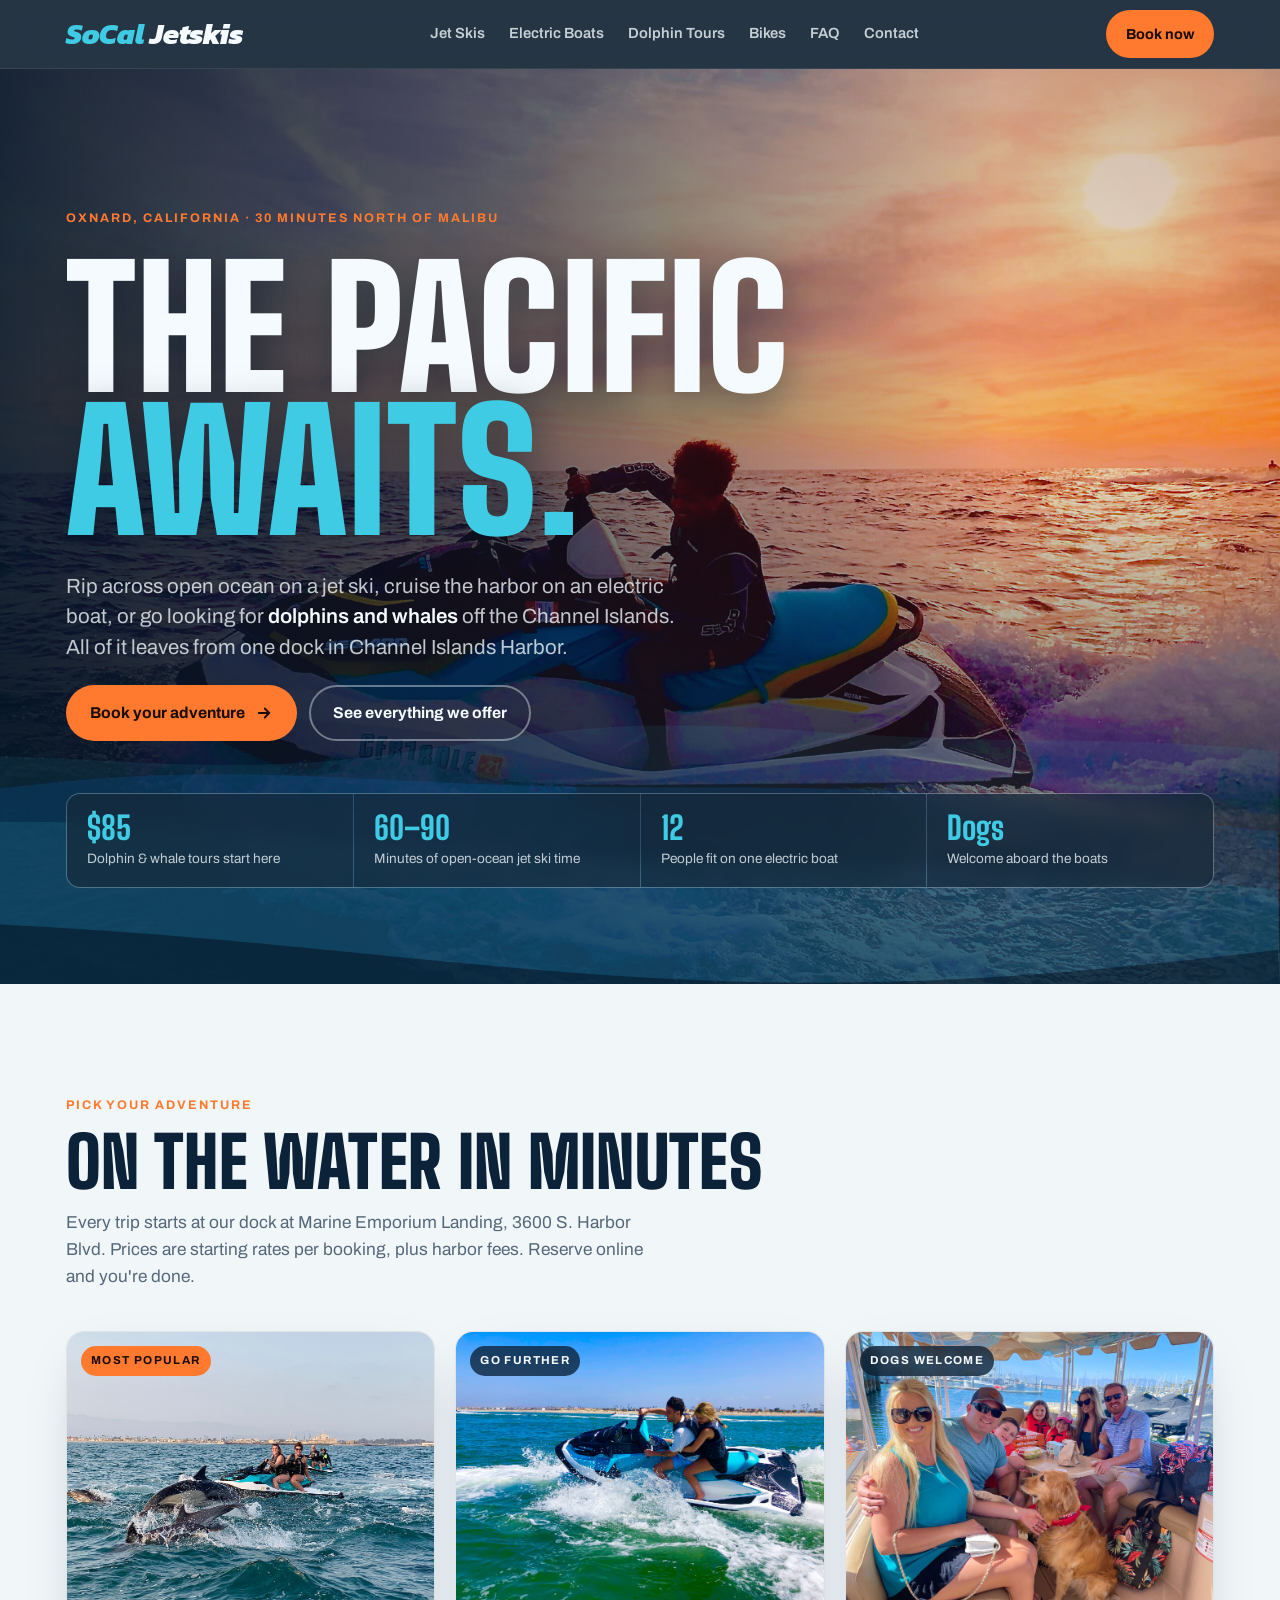
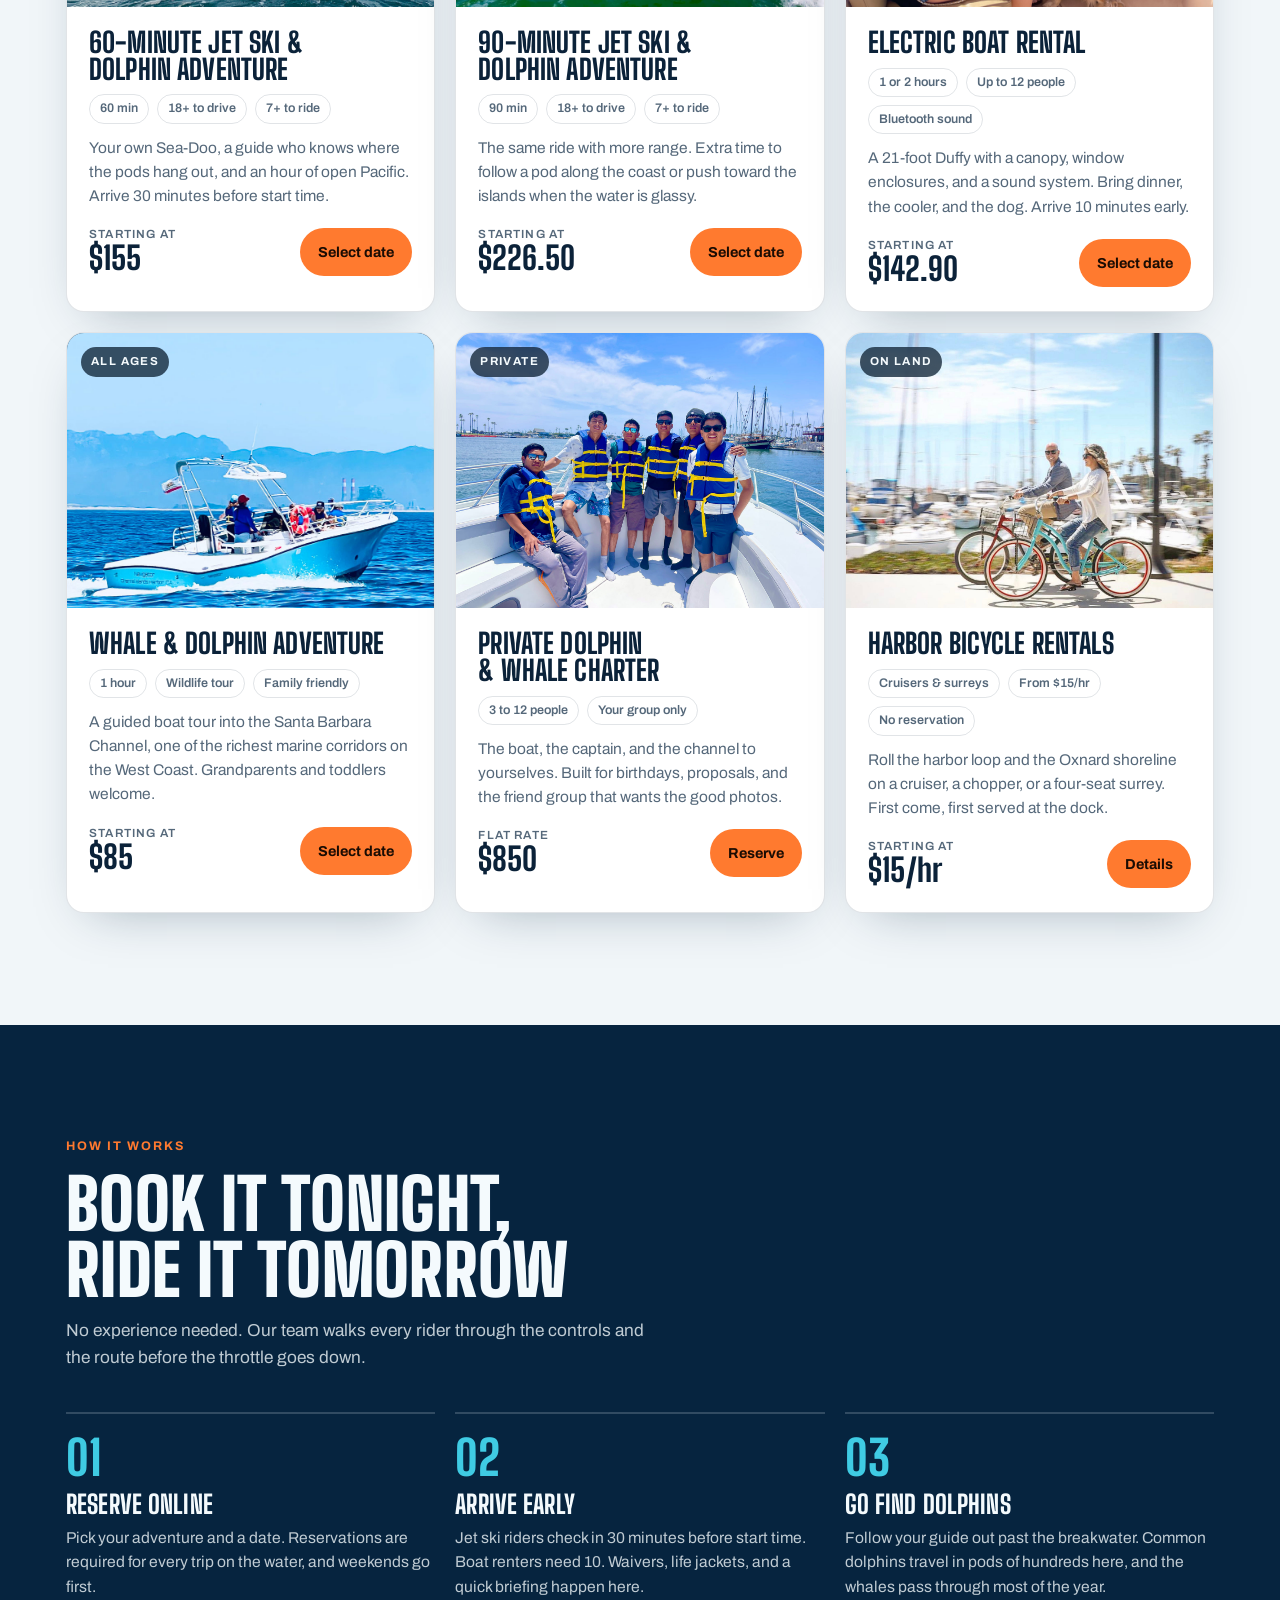
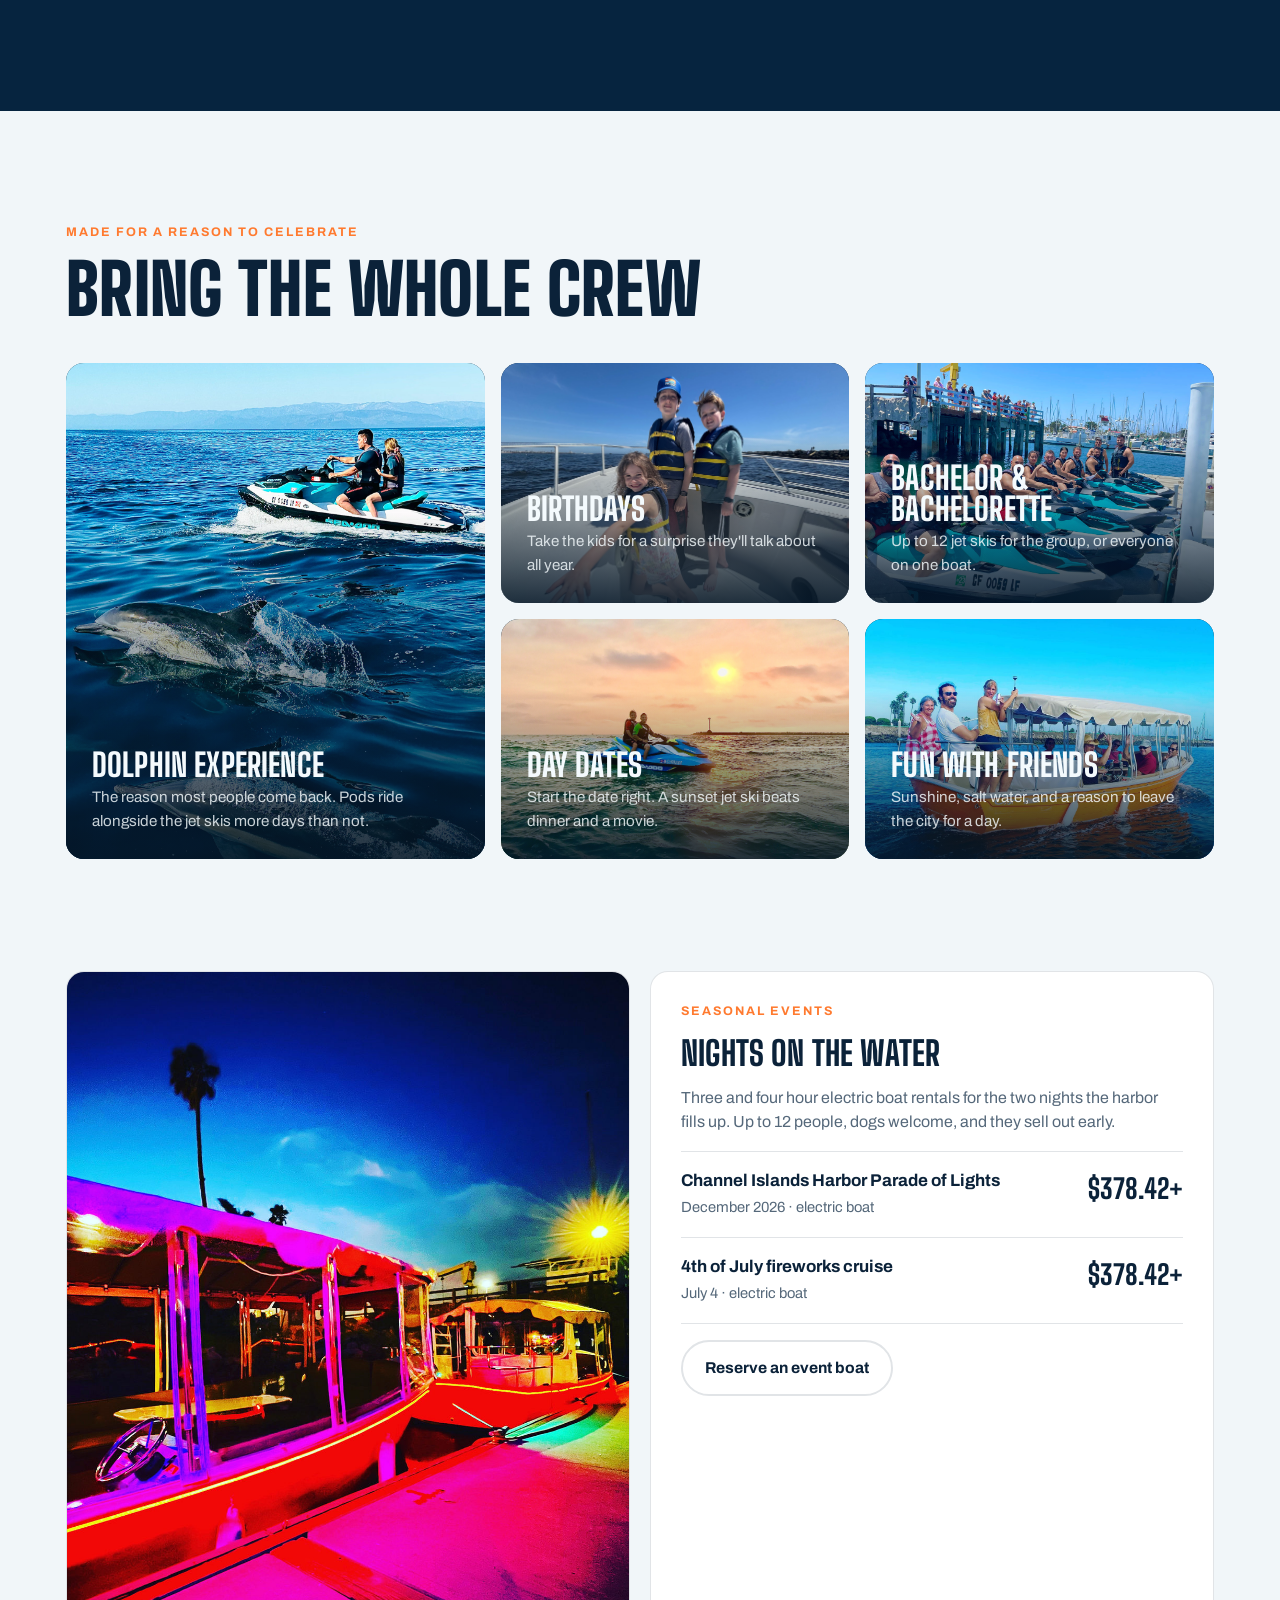
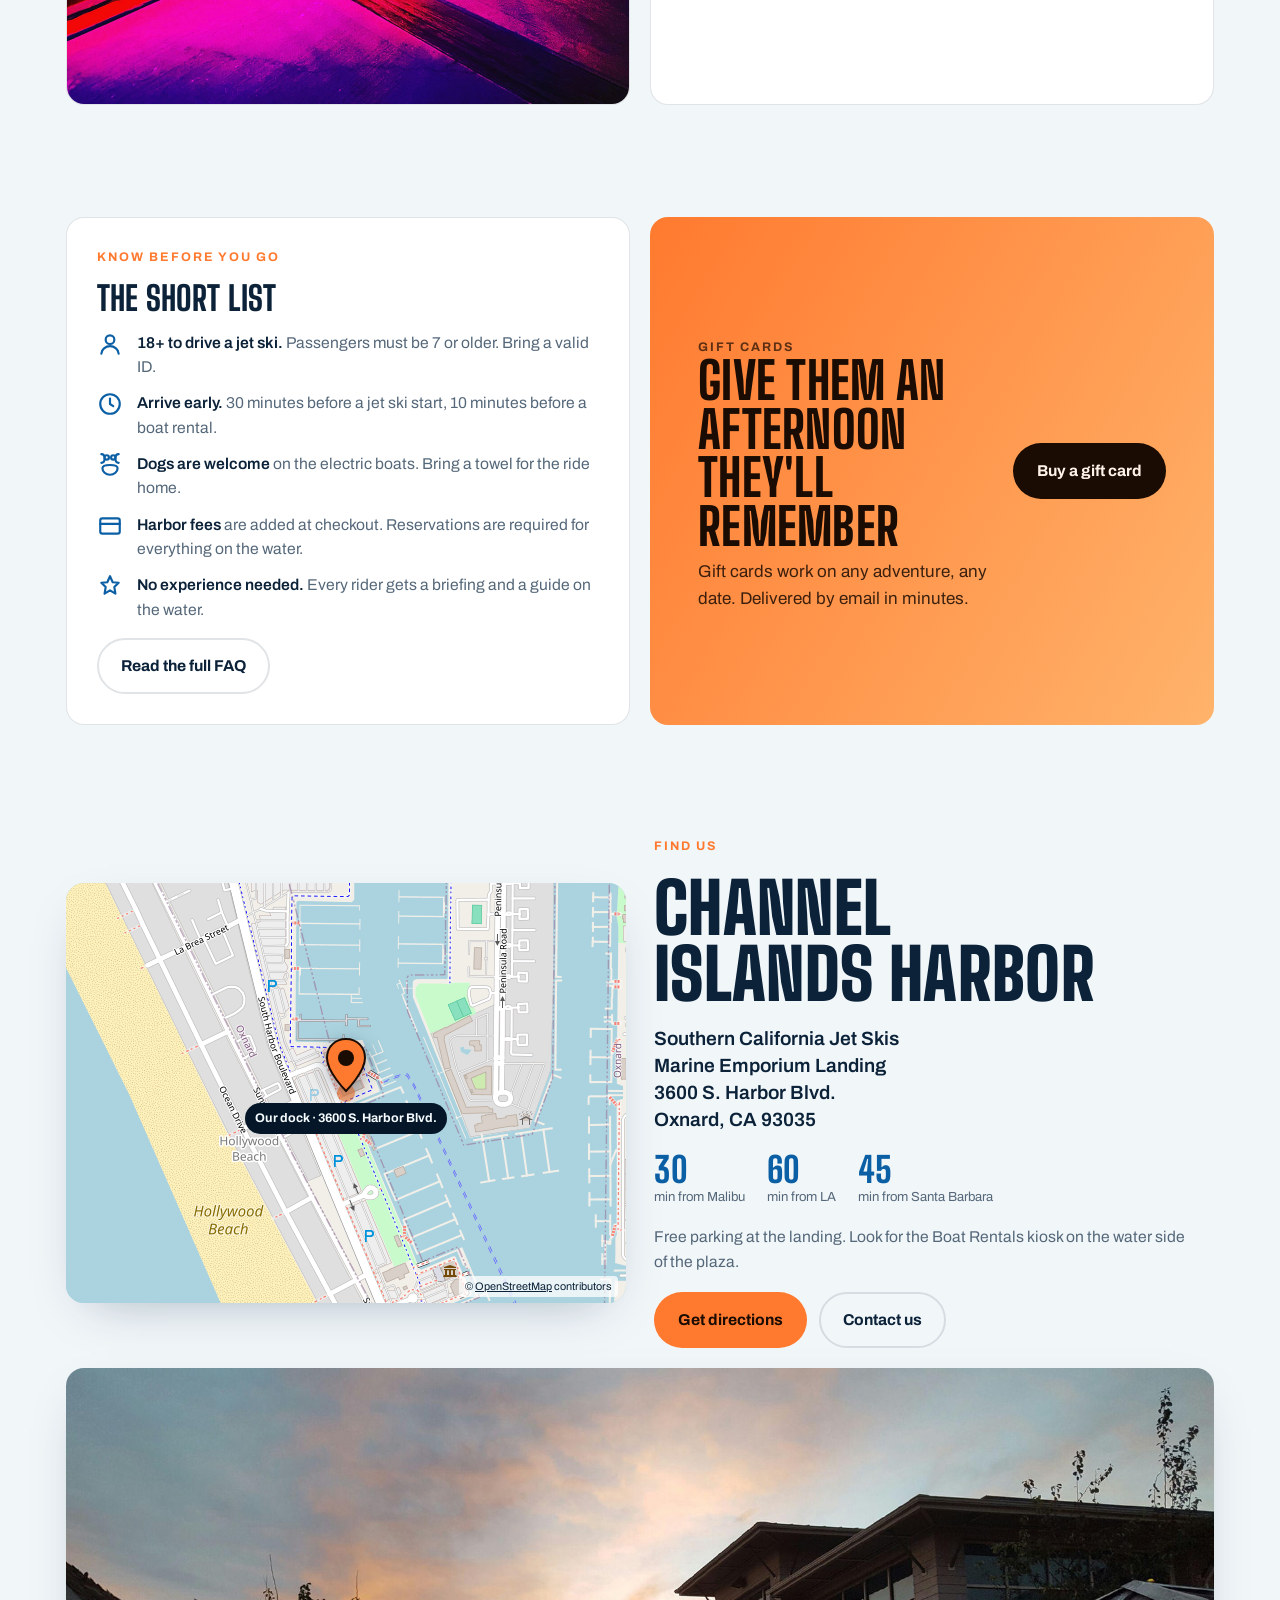
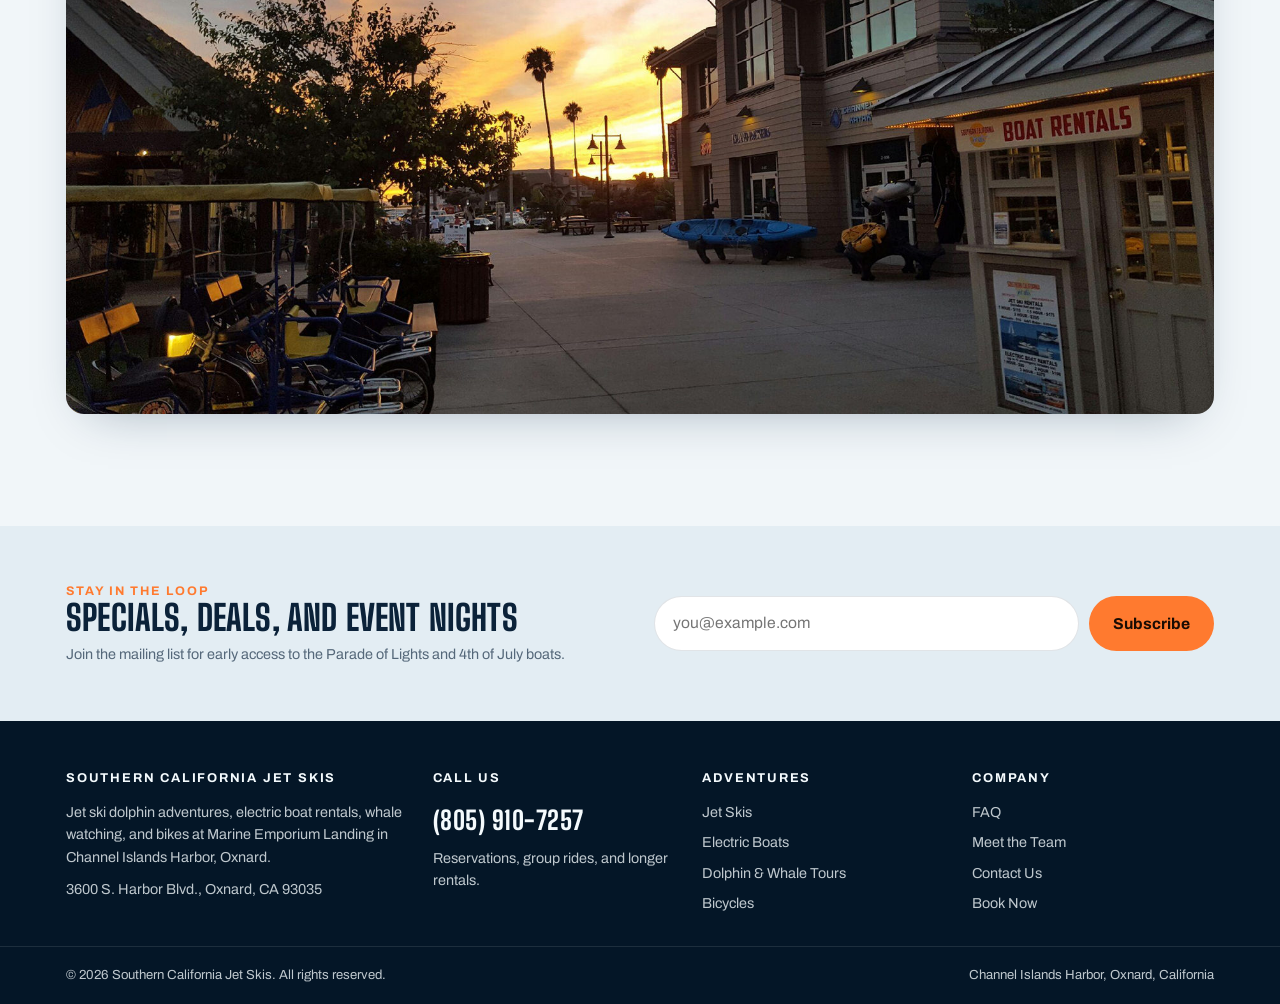
<file: index.html>
<!doctype html>
<html lang="en">
<head>
<meta charset="utf-8">
<meta name="viewport" content="width=device-width, initial-scale=1, viewport-fit=cover">
<meta name="description" content="Jet ski dolphin adventures, electric boat rentals, whale watching, and bike rentals in Channel Islands Harbor, Oxnard.">
<title>Southern California Jet Skis</title>
<link rel="preconnect" href="https://fonts.googleapis.com">
<link rel="stylesheet" href="https://fonts.googleapis.com/css2?family=Big+Shoulders+Display:wght@700;800;900&family=Kanit:ital,wght@1,800&family=Archivo:ital,wght@0,400;0,500;0,600;0,700;1,400&display=swap">
<link rel="stylesheet" href="styles.css">
</head>
<body>

<header class="top">
  <div class="wrap">
    <a class="brand" href="index.html" aria-label="Southern California Jet Skis home">

      <span class="brand-name"><em>SoCal</em> Jetskis</span>
    </a>
    <nav class="nav" aria-label="Main"><a href="jet-skis.html">Jet Skis</a><a href="electric-boats.html">Electric Boats</a><a href="dolphin-adventures.html">Dolphin Tours</a><a href="bicycles.html">Bikes</a><a href="faq.html">FAQ</a><a href="contact.html">Contact</a></nav>
    <a class="btn btn-sun" href="https://fareharbor.com/embeds/book/southerncaliforniajetskis/?full-items=yes">Book now</a>
    <button class="menu-btn" id="menuBtn" aria-expanded="false" aria-controls="mobileNav" aria-label="Open menu">
      <svg viewBox="0 0 24 24" fill="none" stroke="currentColor" stroke-width="2" stroke-linecap="round"><path d="M4 7h16M4 12h16M4 17h16"/></svg>
    </button>
  </div>
  <div class="mobile-nav" id="mobileNav">
    <div class="wrap"><a href="index.html" aria-current="page">Home</a><a href="jet-skis.html">Jet Skis</a><a href="electric-boats.html">Electric Boats</a><a href="dolphin-adventures.html">Dolphin Tours</a><a href="bicycles.html">Bikes</a><a href="faq.html">FAQ</a><a href="contact.html">Contact</a><a href="https://fareharbor.com/embeds/book/southerncaliforniajetskis/?full-items=yes" style="color: var(--sun)">Book now</a></div>
  </div>
</header>

<main id="top">
  <section class="hero">
    <img class="hero-photo" src="img/jetski-sunset-solo.jpg" alt="A rider carving a jet ski through spray at sunset off Oxnard">
    <div class="hero-shade"></div>
    <canvas id="sea" aria-hidden="true"></canvas>
    <div class="wrap">
      <p class="eyebrow">Oxnard, California · 30 minutes north of Malibu</p>
      <h1>The Pacific <em>awaits.</em></h1>
      <div class="hero-sub">
        <p>Rip across open ocean on a jet ski, cruise the harbor on an electric boat, or go looking for <strong>dolphins and whales</strong> off the Channel Islands. All of it leaves from one dock in Channel Islands Harbor.</p>
        <div class="hero-ctas">
          <a class="btn btn-sun" href="https://fareharbor.com/embeds/book/southerncaliforniajetskis/?full-items=yes">Book your adventure <svg viewBox="0 0 24 24" fill="none" stroke="currentColor" stroke-width="2.4" stroke-linecap="round" stroke-linejoin="round"><path d="M5 12h14M13 6l6 6-6 6"/></svg></a>
          <a class="btn btn-ghost" href="#adventures">See everything we offer</a>
        </div>
      </div>
      <div class="facts" role="list">
        <div class="fact" role="listitem"><b>$85</b><span>Dolphin &amp; whale tours start here</span></div>
        <div class="fact" role="listitem"><b>60–90</b><span>Minutes of open-ocean jet ski time</span></div>
        <div class="fact" role="listitem"><b>12</b><span>People fit on one electric boat</span></div>
        <div class="fact" role="listitem"><b>Dogs</b><span>Welcome aboard the boats</span></div>
      </div>
    </div>
  </section>

  <section class="section" id="adventures">
    <div class="wrap">
      <div class="section-head">
        <p class="eyebrow">Pick your adventure</p>
        <h2>On the water in minutes</h2>
        <p class="lede">Every trip starts at our dock at Marine Emporium Landing, 3600 S. Harbor Blvd. Prices are starting rates per booking, plus harbor fees. Reserve online and you're done.</p>
      </div>
      <div class="grid">
        <article class="card">
  <a class="card-art" href="https://fareharbor.com/embeds/book/southerncaliforniajetskis/?full-items=yes"><img src="img/jetski-dolphins-pod.jpg" alt="Two riders on a jet ski with a pod of dolphins surfacing in front of them" loading="lazy" style="object-position:50% 50%"><span class="tag hot">Most popular</span></a>
  <div class="card-body">
    <h3>60-minute jet ski &amp; dolphin adventure</h3>
    <div class="card-meta"><span class="chip">60 min</span><span class="chip">18+ to drive</span><span class="chip">7+ to ride</span></div>
    <p>Your own Sea-Doo, a guide who knows where the pods hang out, and an hour of open Pacific. Arrive 30 minutes before start time.</p>
    <div class="card-foot">
      <div class="price"><small>Starting at</small><b>$155</b></div>
      <a class="btn btn-sun" href="https://fareharbor.com/embeds/book/southerncaliforniajetskis/?full-items=yes">Select date</a>
    </div>
  </div>
</article>
        <article class="card">
  <a class="card-art" href="https://fareharbor.com/embeds/book/southerncaliforniajetskis/?full-items=yes"><img src="img/jetski-couple-ride.jpg" alt="A couple carving a turn on a jet ski outside Channel Islands Harbor" loading="lazy" style="object-position:50% 50%"><span class="tag">Go further</span></a>
  <div class="card-body">
    <h3>90-minute jet ski &amp; dolphin adventure</h3>
    <div class="card-meta"><span class="chip">90 min</span><span class="chip">18+ to drive</span><span class="chip">7+ to ride</span></div>
    <p>The same ride with more range. Extra time to follow a pod along the coast or push toward the islands when the water is glassy.</p>
    <div class="card-foot">
      <div class="price"><small>Starting at</small><b>$226.50</b></div>
      <a class="btn btn-sun" href="https://fareharbor.com/embeds/book/southerncaliforniajetskis/?full-items=yes">Select date</a>
    </div>
  </div>
</article>
        <article class="card">
  <a class="card-art" href="https://fareharbor.com/embeds/book/southerncaliforniajetskis/?full-items=yes"><img src="img/duffy-family-dog.jpg" alt="A family and their golden retriever aboard a Duffy electric boat" loading="lazy" style="object-position:50% 50%"><span class="tag">Dogs welcome</span></a>
  <div class="card-body">
    <h3>Electric boat rental</h3>
    <div class="card-meta"><span class="chip">1 or 2 hours</span><span class="chip">Up to 12 people</span><span class="chip">Bluetooth sound</span></div>
    <p>A 21-foot Duffy with a canopy, window enclosures, and a sound system. Bring dinner, the cooler, and the dog. Arrive 10 minutes early.</p>
    <div class="card-foot">
      <div class="price"><small>Starting at</small><b>$142.90</b></div>
      <a class="btn btn-sun" href="https://fareharbor.com/embeds/book/southerncaliforniajetskis/?full-items=yes">Select date</a>
    </div>
  </div>
</article>
        <article class="card">
  <a class="card-art" href="https://fareharbor.com/embeds/book/southerncaliforniajetskis/?full-items=yes"><img src="img/tour-boat-mountains.jpg" alt="The tour boat running along the coast with mountains behind" loading="lazy" style="object-position:50% 60%"><span class="tag">All ages</span></a>
  <div class="card-body">
    <h3>Whale &amp; dolphin adventure</h3>
    <div class="card-meta"><span class="chip">1 hour</span><span class="chip">Wildlife tour</span><span class="chip">Family friendly</span></div>
    <p>A guided boat tour into the Santa Barbara Channel, one of the richest marine corridors on the West Coast. Grandparents and toddlers welcome.</p>
    <div class="card-foot">
      <div class="price"><small>Starting at</small><b>$85</b></div>
      <a class="btn btn-sun" href="https://fareharbor.com/embeds/book/southerncaliforniajetskis/?full-items=yes">Select date</a>
    </div>
  </div>
</article>
        <article class="card">
  <a class="card-art" href="https://fareharbor.com/embeds/book/southerncaliforniajetskis/?full-items=yes"><img src="img/group-lifejackets-boat.jpg" alt="Six friends in life jackets on the bow of the tour boat" loading="lazy" style="object-position:50% 50%"><span class="tag">Private</span></a>
  <div class="card-body">
    <h3>Private dolphin &amp; whale charter</h3>
    <div class="card-meta"><span class="chip">3 to 12 people</span><span class="chip">Your group only</span></div>
    <p>The boat, the captain, and the channel to yourselves. Built for birthdays, proposals, and the friend group that wants the good photos.</p>
    <div class="card-foot">
      <div class="price"><small>Flat rate</small><b>$850</b></div>
      <a class="btn btn-sun" href="https://fareharbor.com/embeds/book/southerncaliforniajetskis/?full-items=yes">Reserve</a>
    </div>
  </div>
</article>
        <article class="card">
  <a class="card-art" href="bicycles.html"><img src="img/bikes-harbor-couple.jpg" alt="A couple riding beach cruisers along the harbor path" loading="lazy" style="object-position:50% 50%"><span class="tag">On land</span></a>
  <div class="card-body">
    <h3>Harbor bicycle rentals</h3>
    <div class="card-meta"><span class="chip">Cruisers &amp; surreys</span><span class="chip">From $15/hr</span><span class="chip">No reservation</span></div>
    <p>Roll the harbor loop and the Oxnard shoreline on a cruiser, a chopper, or a four-seat surrey. First come, first served at the dock.</p>
    <div class="card-foot">
      <div class="price"><small>Starting at</small><b>$15/hr</b></div>
      <a class="btn btn-sun" href="bicycles.html">Details</a>
    </div>
  </div>
</article>
      </div>
    </div>
  </section>

  <section class="section band">
    <div class="wrap">
      <div class="section-head">
        <p class="eyebrow">How it works</p>
        <h2>Book it tonight, ride it tomorrow</h2>
        <p class="lede">No experience needed. Our team walks every rider through the controls and the route before the throttle goes down.</p>
      </div>
      <div class="steps">
        <div class="step"><h3>Reserve online</h3><p>Pick your adventure and a date. Reservations are required for every trip on the water, and weekends go first.</p></div>
        <div class="step"><h3>Arrive early</h3><p>Jet ski riders check in 30 minutes before start time. Boat renters need 10. Waivers, life jackets, and a quick briefing happen here.</p></div>
        <div class="step"><h3>Go find dolphins</h3><p>Follow your guide out past the breakwater. Common dolphins travel in pods of hundreds here, and the whales pass through most of the year.</p></div>
      </div>
    </div>
  </section>

  <section class="section">
    <div class="wrap">
      <div class="section-head">
        <p class="eyebrow">Made for a reason to celebrate</p>
        <h2>Bring the whole crew</h2>
      </div>
      <div class="occasions">
        <a class="occ occ-1" href="dolphin-adventures.html"><img src="img/jetski-dolphins-jump.jpg" alt="Two dolphins leaping in front of a jet ski" loading="lazy"><h3>Dolphin experience</h3><p>The reason most people come back. Pods ride alongside the jet skis more days than not.</p></a>
        <a class="occ" href="dolphin-adventures.html"><img src="img/kids-lifejackets-boat.jpg" alt="Three kids in life jackets on the tour boat" loading="lazy"><h3>Birthdays</h3><p>Take the kids for a surprise they'll talk about all year.</p></a>
        <a class="occ" href="jet-skis.html"><img src="img/jetski-group-dock.jpg" alt="A group of friends lined up on jet skis at the dock" loading="lazy"><h3>Bachelor &amp; bachelorette</h3><p>Up to 12 jet skis for the group, or everyone on one boat.</p></a>
        <a class="occ" href="jet-skis.html"><img src="img/jetski-sunset-couple.jpg" alt="A couple on a jet ski at sunset" loading="lazy"><h3>Day dates</h3><p>Start the date right. A sunset jet ski beats dinner and a movie.</p></a>
        <a class="occ" href="electric-boats.html"><img src="img/duffy-family-orange.jpg" alt="A family waving from an orange Duffy electric boat" loading="lazy"><h3>Fun with friends</h3><p>Sunshine, salt water, and a reason to leave the city for a day.</p></a>
      </div>
    </div>
  </section>

  <section class="section" id="know" style="padding-top:0">
    <div class="wrap split">
      <div class="panel panel-photo"><img src="img/duffy-lights-night.jpg" alt="Duffy electric boats lit up in red and pink at the dock at night" loading="lazy"></div>
      <div class="panel">
        <p class="eyebrow">Seasonal events</p>
        <h3>Nights on the water</h3>
        <p class="lede" style="font-size:1rem">Three and four hour electric boat rentals for the two nights the harbor fills up. Up to 12 people, dogs welcome, and they sell out early.</p>
        <div>
          <div class="event"><div><b>Channel Islands Harbor Parade of Lights</b><span>December 2026 · electric boat</span></div><div class="amt">$378.42+</div></div>
          <div class="event"><div><b>4th of July fireworks cruise</b><span>July 4 · electric boat</span></div><div class="amt">$378.42+</div></div>
        </div>
        <a class="btn btn-ink" href="https://fareharbor.com/embeds/book/southerncaliforniajetskis/?full-items=yes" style="justify-self:start">Reserve an event boat</a>
      </div>
    </div>
  </section>

  <section class="section" style="padding-top:0">
    <div class="wrap split">
      <div class="panel">
        <p class="eyebrow">Know before you go</p>
        <h3>The short list</h3>
        <ul class="rules">
          <li><svg viewBox="0 0 24 24" fill="none" stroke="currentColor" stroke-width="2" stroke-linecap="round" stroke-linejoin="round"><circle cx="12" cy="8" r="4"/><path d="M4 21c0-4 4-7 8-7s8 3 8 7"/></svg><div><b>18+ to drive a jet ski.</b> Passengers must be 7 or older. Bring a valid ID.</div></li>
          <li><svg viewBox="0 0 24 24" fill="none" stroke="currentColor" stroke-width="2" stroke-linecap="round" stroke-linejoin="round"><circle cx="12" cy="12" r="9"/><path d="M12 7v5l3 2"/></svg><div><b>Arrive early.</b> 30 minutes before a jet ski start, 10 minutes before a boat rental.</div></li>
          <li><svg viewBox="0 0 24 24" fill="none" stroke="currentColor" stroke-width="2" stroke-linecap="round" stroke-linejoin="round"><path d="M4 10c2 0 3-2 3-4s-1-4-3-4M20 10c-2 0-3-2-3-4s1-4 3-4"/><path d="M12 21c-4 0-7-3-7-6 0-2 3-3 7-3s7 1 7 3c0 3-3 6-7 6z"/><circle cx="9" cy="5" r="2"/><circle cx="15" cy="5" r="2"/></svg><div><b>Dogs are welcome</b> on the electric boats. Bring a towel for the ride home.</div></li>
          <li><svg viewBox="0 0 24 24" fill="none" stroke="currentColor" stroke-width="2" stroke-linecap="round" stroke-linejoin="round"><rect x="3" y="5" width="18" height="14" rx="2"/><path d="M3 10h18"/></svg><div><b>Harbor fees</b> are added at checkout. Reservations are required for everything on the water.</div></li>
          <li><svg viewBox="0 0 24 24" fill="none" stroke="currentColor" stroke-width="2" stroke-linecap="round" stroke-linejoin="round"><path d="M12 3l2.5 5.5L20 9l-4 4 1 6-5-3-5 3 1-6-4-4 5.5-.5z"/></svg><div><b>No experience needed.</b> Every rider gets a briefing and a guide on the water.</div></li>
        </ul>
        <a class="btn btn-ink" href="faq.html" style="justify-self:start">Read the full FAQ</a>
      </div>
      <div class="gift" style="align-self:stretch">
        <div>
          <p class="eyebrow" style="color:var(--sun-ink);opacity:.7">Gift cards</p>
          <h3>Give them an afternoon they'll remember</h3>
          <p>Gift cards work on any adventure, any date. Delivered by email in minutes.</p>
        </div>
        <a class="btn" href="https://fareharbor.com/embeds/book/southerncaliforniajetskis/?full-items=yes">Buy a gift card</a>
      </div>
    </div>
  </section>

  <section class="section" id="visit" style="padding-top:0">
    <div class="wrap">
      <div class="loc">
        <div class="map" aria-label="Map of Channel Islands Harbor with our dock marked">
  <div class="tiles">
    <img src="img/map/t00.png" alt=""><img src="img/map/t01.png" alt=""><img src="img/map/t02.png" alt=""><img src="img/map/t03.png" alt="">
    <img src="img/map/t10.png" alt=""><img src="img/map/t11.png" alt=""><img src="img/map/t12.png" alt=""><img src="img/map/t13.png" alt="">
    <img src="img/map/t20.png" alt=""><img src="img/map/t21.png" alt=""><img src="img/map/t22.png" alt=""><img src="img/map/t23.png" alt="">
    <span class="pulse" aria-hidden="true"></span>
    <svg class="pin" viewBox="0 0 44 56" aria-hidden="true"><path d="M22 2C11 2 3 10 3 21c0 14 19 33 19 33s19-19 19-33C41 10 33 2 22 2z" fill="#FF7A2F" stroke="#1A0C03" stroke-width="2"/><circle cx="22" cy="21" r="8" fill="#1A0C03"/></svg>
    <span class="pin-label">Our dock · 3600 S. Harbor Blvd.</span>
  </div>
  <span class="attrib">© <a href="https://www.openstreetmap.org/copyright">OpenStreetMap</a> contributors</span>
</div>
        <div class="addr">
          <p class="eyebrow">Find us</p>
          <h2>Channel Islands Harbor</h2>
          <address>Southern California Jet Skis<br>Marine Emporium Landing<br>3600 S. Harbor Blvd.<br>Oxnard, CA 93035</address>
          <div class="dist">
            <div><b>30</b><span>min from Malibu</span></div>
            <div><b>60</b><span>min from LA</span></div>
            <div><b>45</b><span>min from Santa Barbara</span></div>
          </div>
          <p class="lede" style="font-size:0.98rem">Free parking at the landing. Look for the Boat Rentals kiosk on the water side of the plaza.</p>
          <div class="hero-ctas">
            <a class="btn btn-sun" href="https://www.google.com/maps/dir/''/southern+california+jet+skis/@34.1681954,-119.2986318,12z/data=!3m1!4b1!4m8!4m7!1m0!1m5!1m1!1s0x80e84e1ef898ae9d:0xbd7acd68b6a5ab26!2m2!1d-119.2285917!2d34.1682153">Get directions</a>
            <a class="btn btn-ink" href="contact.html">Contact us</a>
          </div>
        </div>
      </div>
      <div class="storefront" style="margin-top:20px"><img src="img/marine-emporium-sunset.jpg" alt="The Boat Rentals kiosk at Marine Emporium Landing at sunset" loading="lazy"></div>
    </div>
  </section>

  <section class="news">
  <div class="wrap">
    <div>
      <p class="eyebrow">Stay in the loop</p>
      <h3 style="font-size:2.2rem">Specials, deals, and event nights</h3>
      <p class="note">Join the mailing list for early access to the Parade of Lights and 4th of July boats.</p>
    </div>
    <form id="subscribe" aria-label="Mailing list">
      <input id="email" type="email" name="email" placeholder="you@example.com" aria-label="Email address" required>
      <button class="btn btn-sun" type="submit">Subscribe</button>
      <p class="note" id="subNote" hidden>Thanks. You're on the list.</p>
    </form>
  </div>
</section>

</main>

<footer>
  <div class="wrap">
    <div>
      <h4>Southern California Jet Skis</h4>
      <p>Jet ski dolphin adventures, electric boat rentals, whale watching, and bikes at Marine Emporium Landing in Channel Islands Harbor, Oxnard.</p>
      <p style="margin-top:10px">3600 S. Harbor Blvd., Oxnard, CA 93035</p>
    </div>
    <div>
      <h4>Call us</h4>
      <p class="foot-phone">(805) 910-7257</p>
      <p style="margin-top:6px">Reservations, group rides, and longer rentals.</p>
    </div>
    <div>
      <h4>Adventures</h4>
      <ul>
        <li><a href="jet-skis.html">Jet Skis</a></li>
        <li><a href="electric-boats.html">Electric Boats</a></li>
        <li><a href="dolphin-adventures.html">Dolphin &amp; Whale Tours</a></li>
        <li><a href="bicycles.html">Bicycles</a></li>
      </ul>
    </div>
    <div>
      <h4>Company</h4>
      <ul>
        <li><a href="faq.html">FAQ</a></li>
        <li><a href="team.html">Meet the Team</a></li>
        <li><a href="contact.html">Contact Us</a></li>
        <li><a href="https://fareharbor.com/embeds/book/southerncaliforniajetskis/?full-items=yes">Book Now</a></li>
      </ul>
    </div>
  </div>
  <div class="copy"><div class="wrap"><span>© 2026 Southern California Jet Skis. All rights reserved.</span><span>Channel Islands Harbor, Oxnard, California</span></div></div>
</footer>

<script>
  (function () {
    var btn = document.getElementById('menuBtn');
    var nav = document.getElementById('mobileNav');
    if (btn && nav) {
      btn.addEventListener('click', function () {
        var open = nav.classList.toggle('open');
        btn.setAttribute('aria-expanded', open ? 'true' : 'false');
      });
    }
    var form = document.getElementById('subscribe');
    if (form) form.addEventListener('submit', function (e) {
      e.preventDefault();
      document.getElementById('subNote').hidden = false;
      document.getElementById('email').value = '';
    });
    var cf = document.getElementById('contactForm');
    if (cf) cf.addEventListener('submit', function (e) {
      e.preventDefault();
      document.getElementById('contactThanks').hidden = false;
      cf.reset();
    });
    document.querySelectorAll('[data-copy]').forEach(function (b) {
      b.addEventListener('click', function () {
        var text = b.getAttribute('data-copy');
        var done = function () { b.textContent = 'Copied'; setTimeout(function () { b.textContent = 'Copy'; }, 1500); };
        if (navigator.clipboard && navigator.clipboard.writeText) {
          navigator.clipboard.writeText(text).then(done, function () {
            var r = document.createRange(); r.selectNodeContents(b.previousElementSibling);
            var s = window.getSelection(); s.removeAllRanges(); s.addRange(r);
          });
        }
      });
    });
  })();
</script>

<script>
  (function () {
    var c = document.getElementById('sea');
    if (!c) return;
    var ctx = c.getContext('2d');
    var reduce = window.matchMedia('(prefers-reduced-motion: reduce)').matches;
    var w, h, dpr;
    function size() {
      dpr = Math.min(window.devicePixelRatio || 1, 2);
      w = c.clientWidth; h = c.clientHeight;
      c.width = w * dpr; c.height = h * dpr;
      ctx.setTransform(dpr, 0, 0, dpr, 0, 0);
    }
    var layers = [
      { amp: 18, len: 0.0045, speed: 0.00035, y: 0.74, color: 'rgba(63,203,227,0.10)' },
      { amp: 26, len: 0.0032, speed: 0.00050, y: 0.80, color: 'rgba(11,95,165,0.30)' },
      { amp: 34, len: 0.0024, speed: 0.00028, y: 0.87, color: 'rgba(63,203,227,0.14)' },
      { amp: 40, len: 0.0018, speed: 0.00042, y: 0.94, color: 'rgba(4,22,39,0.6)' }
    ];
    function draw(t) {
      ctx.clearRect(0, 0, w, h);
      for (var i = 0; i < layers.length; i++) {
        var L = layers[i];
        ctx.beginPath();
        ctx.moveTo(0, h);
        for (var x = 0; x <= w; x += 6) {
          var y = h * L.y + Math.sin(x * L.len + t * L.speed + i * 1.7) * L.amp + Math.sin(x * L.len * 2.3 - t * L.speed * 1.4) * L.amp * 0.35;
          ctx.lineTo(x, y);
        }
        ctx.lineTo(w, h); ctx.closePath();
        ctx.fillStyle = L.color; ctx.fill();
      }
    }
    function loop(t) { draw(t); requestAnimationFrame(loop); }
    size(); window.addEventListener('resize', function () { size(); if (reduce) draw(0); });
    if (reduce) { draw(0); } else { requestAnimationFrame(loop); }
  })();
</script>


</body>
</html>
</file>
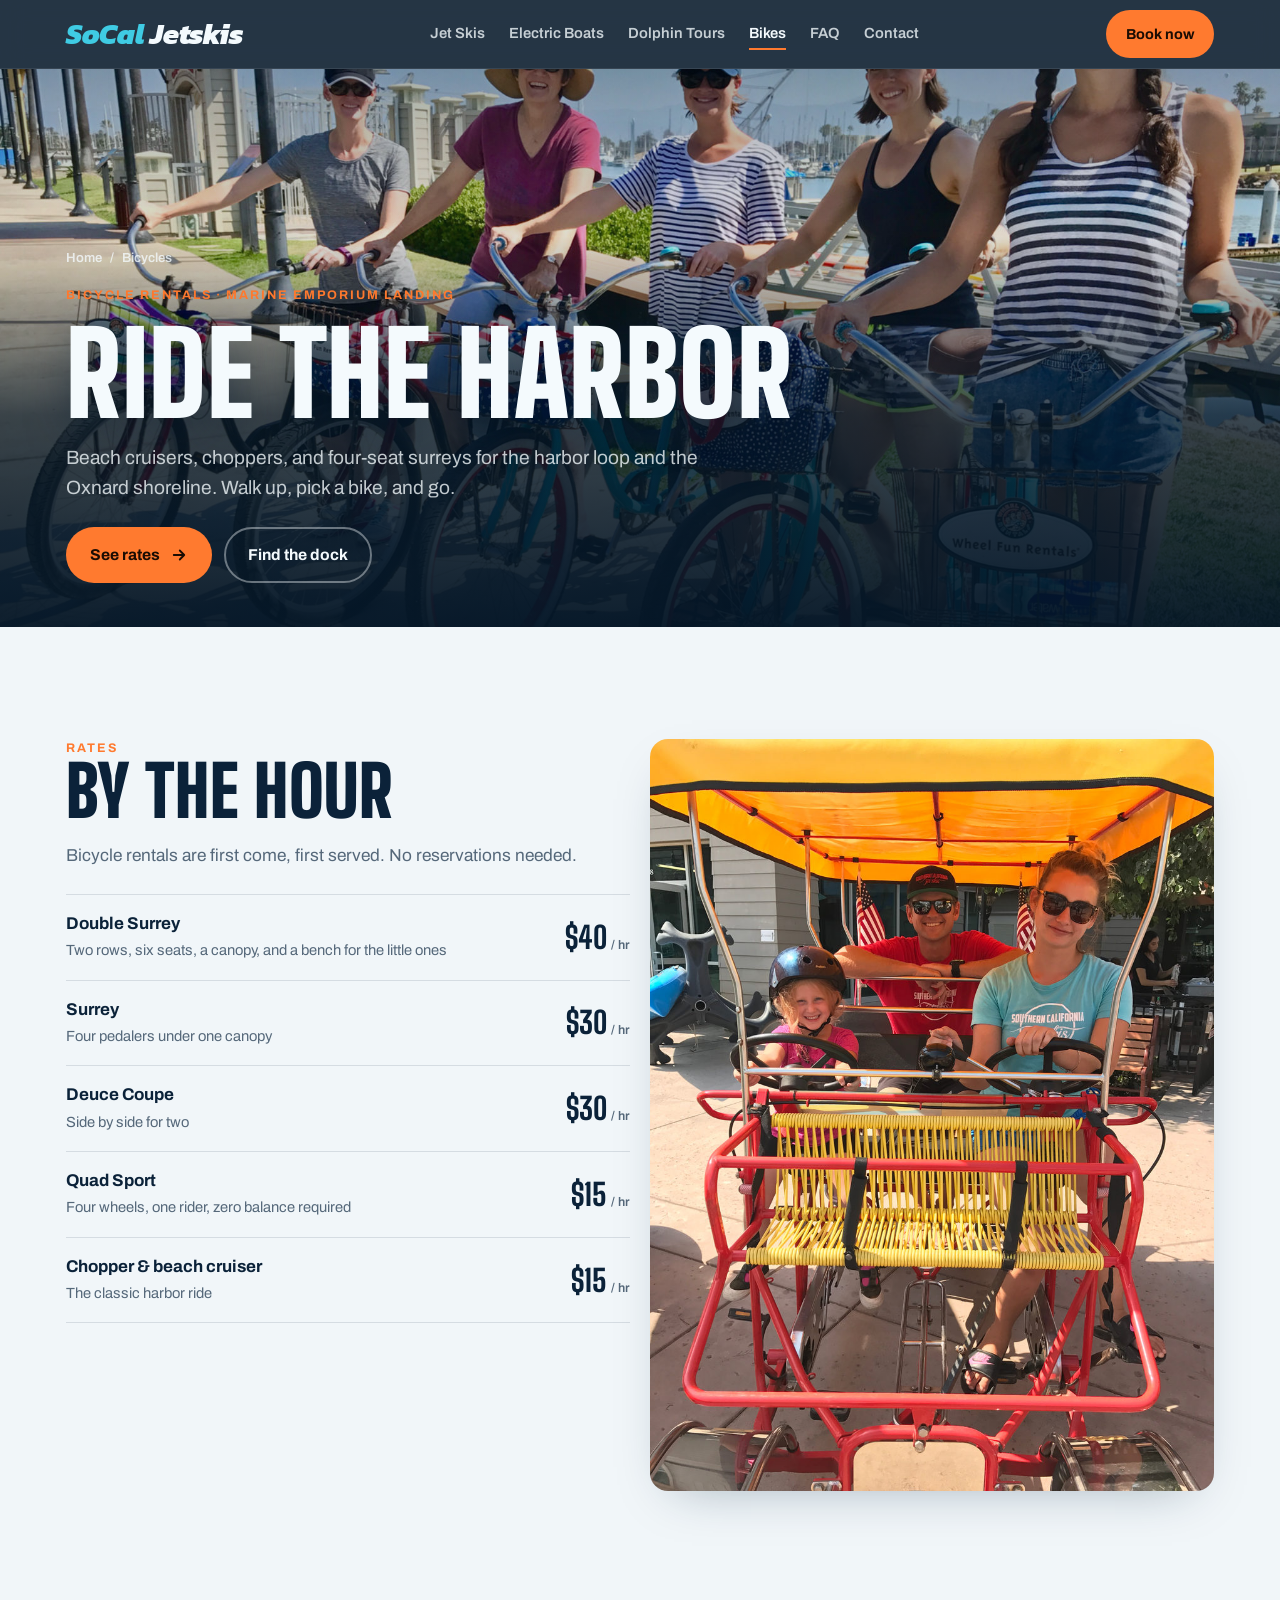
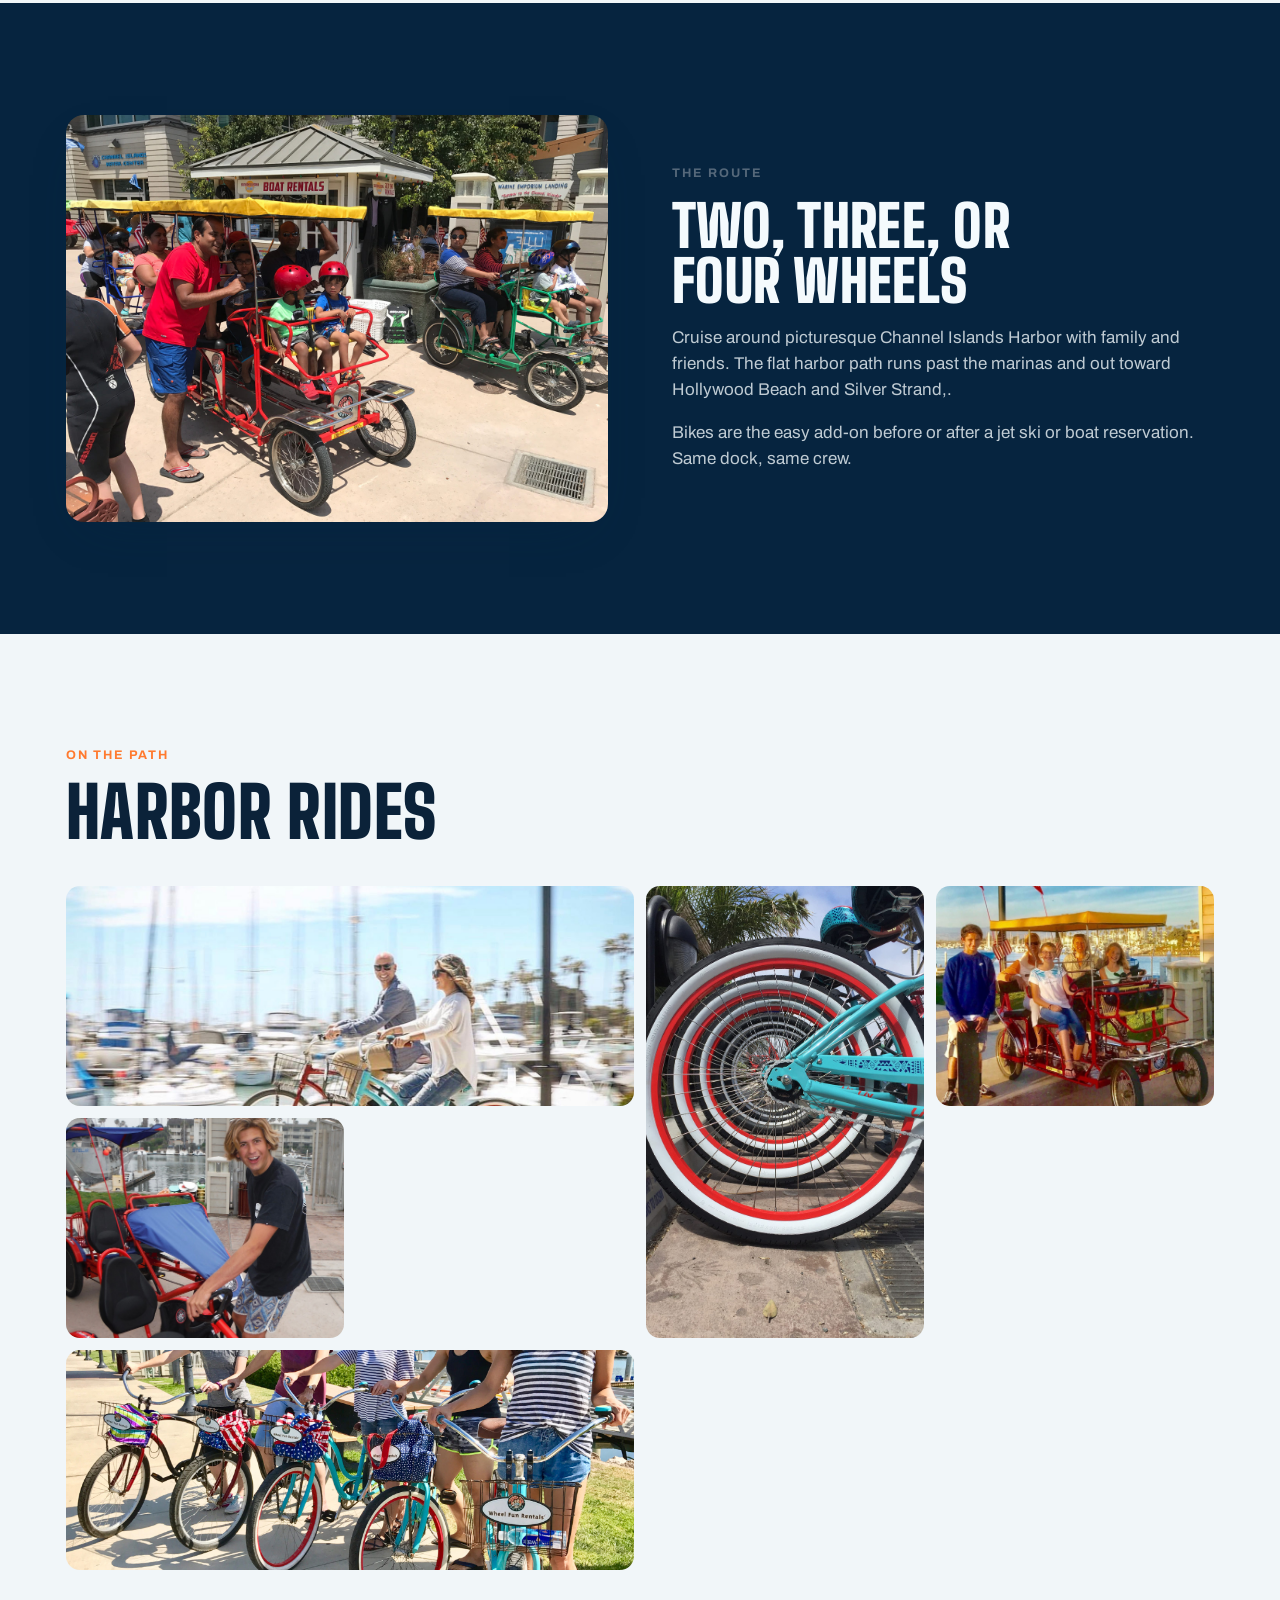
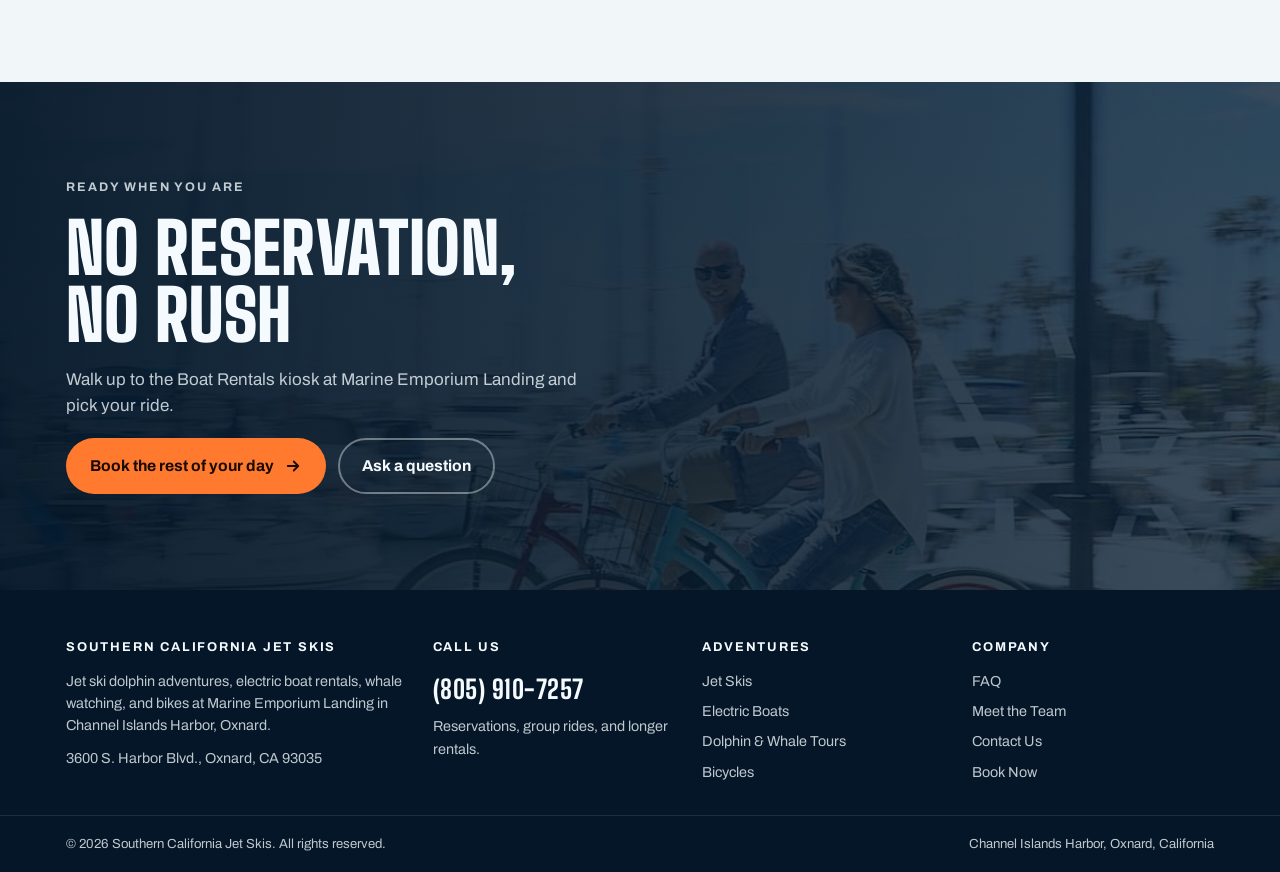
<file: bicycles.html>
<!doctype html>
<html lang="en">
<head>
<meta charset="utf-8">
<meta name="viewport" content="width=device-width, initial-scale=1, viewport-fit=cover">
<title>Bicycle Rentals | Southern California Jet Skis</title>
<meta name="description" content="Beach cruisers, choppers, and surrey bikes by the hour at Marine Emporium Landing in Channel Islands Harbor. From $15 per hour, no reservation needed.">
<link rel="preconnect" href="https://fonts.googleapis.com">
<link rel="stylesheet" href="https://fonts.googleapis.com/css2?family=Big+Shoulders+Display:wght@700;800;900&family=Kanit:ital,wght@1,800&family=Archivo:ital,wght@0,400;0,500;0,600;0,700;1,400&display=swap">
<link rel="stylesheet" href="styles.css">
</head>
<body>
<header class="top">
  <div class="wrap">
    <a class="brand" href="index.html" aria-label="Southern California Jet Skis home">

      <span class="brand-name"><em>SoCal</em> Jetskis</span>
    </a>
    <nav class="nav" aria-label="Main"><a href="jet-skis.html">Jet Skis</a><a href="electric-boats.html">Electric Boats</a><a href="dolphin-adventures.html">Dolphin Tours</a><a href="bicycles.html" aria-current="page">Bikes</a><a href="faq.html">FAQ</a><a href="contact.html">Contact</a></nav>
    <a class="btn btn-sun" href="https://fareharbor.com/embeds/book/southerncaliforniajetskis/?full-items=yes">Book now</a>
    <button class="menu-btn" id="menuBtn" aria-expanded="false" aria-controls="mobileNav" aria-label="Open menu">
      <svg viewBox="0 0 24 24" fill="none" stroke="currentColor" stroke-width="2" stroke-linecap="round"><path d="M4 7h16M4 12h16M4 17h16"/></svg>
    </button>
  </div>
  <div class="mobile-nav" id="mobileNav">
    <div class="wrap"><a href="index.html">Home</a><a href="jet-skis.html">Jet Skis</a><a href="electric-boats.html">Electric Boats</a><a href="dolphin-adventures.html">Dolphin Tours</a><a href="bicycles.html" aria-current="page">Bikes</a><a href="faq.html">FAQ</a><a href="contact.html">Contact</a><a href="https://fareharbor.com/embeds/book/southerncaliforniajetskis/?full-items=yes" style="color: var(--sun)">Book now</a></div>
  </div>
</header>

<main>
<section class="page-hero">
  <img src="img/cruisers-five-women.jpg" alt="" style="object-position:50% 35%">
  <div class="shade"></div>
  <div class="wrap">
    <div class="crumbs"><a href="index.html">Home</a><span>/</span><span>Bicycles</span></div>
    <p class="eyebrow">Bicycle rentals · Marine Emporium Landing</p>
    <h1>Ride the harbor</h1>
    <p class="lede">Beach cruisers, choppers, and four-seat surreys for the harbor loop and the Oxnard shoreline. Walk up, pick a bike, and go.</p>
    <div class="hero-ctas"><a class="btn btn-sun" href="#rates">See rates <svg viewBox="0 0 24 24" fill="none" stroke="currentColor" stroke-width="2.4" stroke-linecap="round" stroke-linejoin="round"><path d="M5 12h14M13 6l6 6-6 6"/></svg></a><a class="btn btn-ghost" href="contact.html">Find the dock</a></div>
  </div>
</section>


<section class="section" id="rates">
  <div class="wrap split">
    <div>
      <p class="eyebrow">Rates</p>
      <h2 style="margin-bottom:18px">By the hour</h2>
      <p class="lede">Bicycle rentals are first come, first served. No reservations needed.</p>
      <div class="rates" style="margin-top:24px">
        <div class="rate"><div><b>Double Surrey</b><span>Two rows, six seats, a canopy, and a bench for the little ones</span></div><div class="amt">$40<small>/ hr</small></div></div>
        <div class="rate"><div><b>Surrey</b><span>Four pedalers under one canopy</span></div><div class="amt">$30<small>/ hr</small></div></div>
        <div class="rate"><div><b>Deuce Coupe</b><span>Side by side for two</span></div><div class="amt">$30<small>/ hr</small></div></div>
        <div class="rate"><div><b>Quad Sport</b><span>Four wheels, one rider, zero balance required</span></div><div class="amt">$15<small>/ hr</small></div></div>
        <div class="rate"><div><b>Chopper &amp; beach cruiser</b><span>The classic harbor ride</span></div><div class="amt">$15<small>/ hr</small></div></div>
      </div>
    </div>
    <div class="feature-photo tall" style="align-self:stretch; aspect-ratio:auto; min-height:420px"><img src="img/surrey-family.jpg" alt="A family pedaling a yellow-canopied surrey" loading="lazy"></div>
  </div>
</section>

<section class="section band">
  <div class="wrap">
    <div class="feature">
      <div class="feature-photo"><img src="img/surreys-marine-emporium.jpg" alt="Surrey bikes lined up at the Boat Rentals kiosk at Marine Emporium Landing" loading="lazy"></div>
      <div class="feature-text">
        <p class="eyebrow">The route</p>
        <h2>Two, three, or four wheels</h2>
        <p style="color:var(--hero-muted)">Cruise around picturesque Channel Islands Harbor with family and friends. The flat harbor path runs past the marinas and out toward Hollywood Beach and Silver Strand,.</p>
        <p style="color:var(--hero-muted)">Bikes are the easy add-on before or after a jet ski or boat reservation. Same dock, same crew.</p>
      </div>
    </div>
  </div>
</section>

<section class="section">
  <div class="wrap">
    <div class="section-head">
      <p class="eyebrow">On the path</p>
      <h2>Harbor rides</h2>
    </div>
    <div class="gallery"><figure class="wide"><img src="img/bikes-harbor-couple.jpg" alt="A couple riding beach cruisers along the harbor path" loading="lazy"></figure><figure class="tall"><img src="img/bike-wheels.jpg" alt="A row of cruiser bikes with red-rimmed wheels" loading="lazy"></figure><figure class=""><img src="img/surrey-group-harbor.jpg" alt="A group in a surrey bike with a skateboarder alongside" loading="lazy"></figure><figure class=""><img src="img/staff-surrey.jpg" alt="A crew member with a red surrey bike" loading="lazy"></figure><figure class="wide"><img src="img/cruisers-five-women.jpg" alt="Five friends on beach cruisers by the harbor" loading="lazy"></figure></div>
  </div>
</section>

<section class="cta-band">
  <img src="img/bikes-harbor-couple.jpg" alt="">
  <div class="wrap">
    <p class="eyebrow">Ready when you are</p>
    <h2>No reservation, no rush</h2>
    <p>Walk up to the Boat Rentals kiosk at Marine Emporium Landing and pick your ride.</p>
    <div class="hero-ctas"><a class="btn btn-sun" href="https://fareharbor.com/embeds/book/southerncaliforniajetskis/?full-items=yes">Book the rest of your day <svg viewBox="0 0 24 24" fill="none" stroke="currentColor" stroke-width="2.4" stroke-linecap="round" stroke-linejoin="round"><path d="M5 12h14M13 6l6 6-6 6"/></svg></a><a class="btn btn-ghost" href="contact.html">Ask a question</a></div>
  </div>
</section>


</main>
<footer>
  <div class="wrap">
    <div>
      <h4>Southern California Jet Skis</h4>
      <p>Jet ski dolphin adventures, electric boat rentals, whale watching, and bikes at Marine Emporium Landing in Channel Islands Harbor, Oxnard.</p>
      <p style="margin-top:10px">3600 S. Harbor Blvd., Oxnard, CA 93035</p>
    </div>
    <div>
      <h4>Call us</h4>
      <p class="foot-phone">(805) 910-7257</p>
      <p style="margin-top:6px">Reservations, group rides, and longer rentals.</p>
    </div>
    <div>
      <h4>Adventures</h4>
      <ul>
        <li><a href="jet-skis.html">Jet Skis</a></li>
        <li><a href="electric-boats.html">Electric Boats</a></li>
        <li><a href="dolphin-adventures.html">Dolphin &amp; Whale Tours</a></li>
        <li><a href="bicycles.html">Bicycles</a></li>
      </ul>
    </div>
    <div>
      <h4>Company</h4>
      <ul>
        <li><a href="faq.html">FAQ</a></li>
        <li><a href="team.html">Meet the Team</a></li>
        <li><a href="contact.html">Contact Us</a></li>
        <li><a href="https://fareharbor.com/embeds/book/southerncaliforniajetskis/?full-items=yes">Book Now</a></li>
      </ul>
    </div>
  </div>
  <div class="copy"><div class="wrap"><span>© 2026 Southern California Jet Skis. All rights reserved.</span><span>Channel Islands Harbor, Oxnard, California</span></div></div>
</footer>

<script>
  (function () {
    var btn = document.getElementById('menuBtn');
    var nav = document.getElementById('mobileNav');
    if (btn && nav) {
      btn.addEventListener('click', function () {
        var open = nav.classList.toggle('open');
        btn.setAttribute('aria-expanded', open ? 'true' : 'false');
      });
    }
    var form = document.getElementById('subscribe');
    if (form) form.addEventListener('submit', function (e) {
      e.preventDefault();
      document.getElementById('subNote').hidden = false;
      document.getElementById('email').value = '';
    });
    var cf = document.getElementById('contactForm');
    if (cf) cf.addEventListener('submit', function (e) {
      e.preventDefault();
      document.getElementById('contactThanks').hidden = false;
      cf.reset();
    });
    document.querySelectorAll('[data-copy]').forEach(function (b) {
      b.addEventListener('click', function () {
        var text = b.getAttribute('data-copy');
        var done = function () { b.textContent = 'Copied'; setTimeout(function () { b.textContent = 'Copy'; }, 1500); };
        if (navigator.clipboard && navigator.clipboard.writeText) {
          navigator.clipboard.writeText(text).then(done, function () {
            var r = document.createRange(); r.selectNodeContents(b.previousElementSibling);
            var s = window.getSelection(); s.removeAllRanges(); s.addRange(r);
          });
        }
      });
    });
  })();
</script>

</body>
</html>
</file>
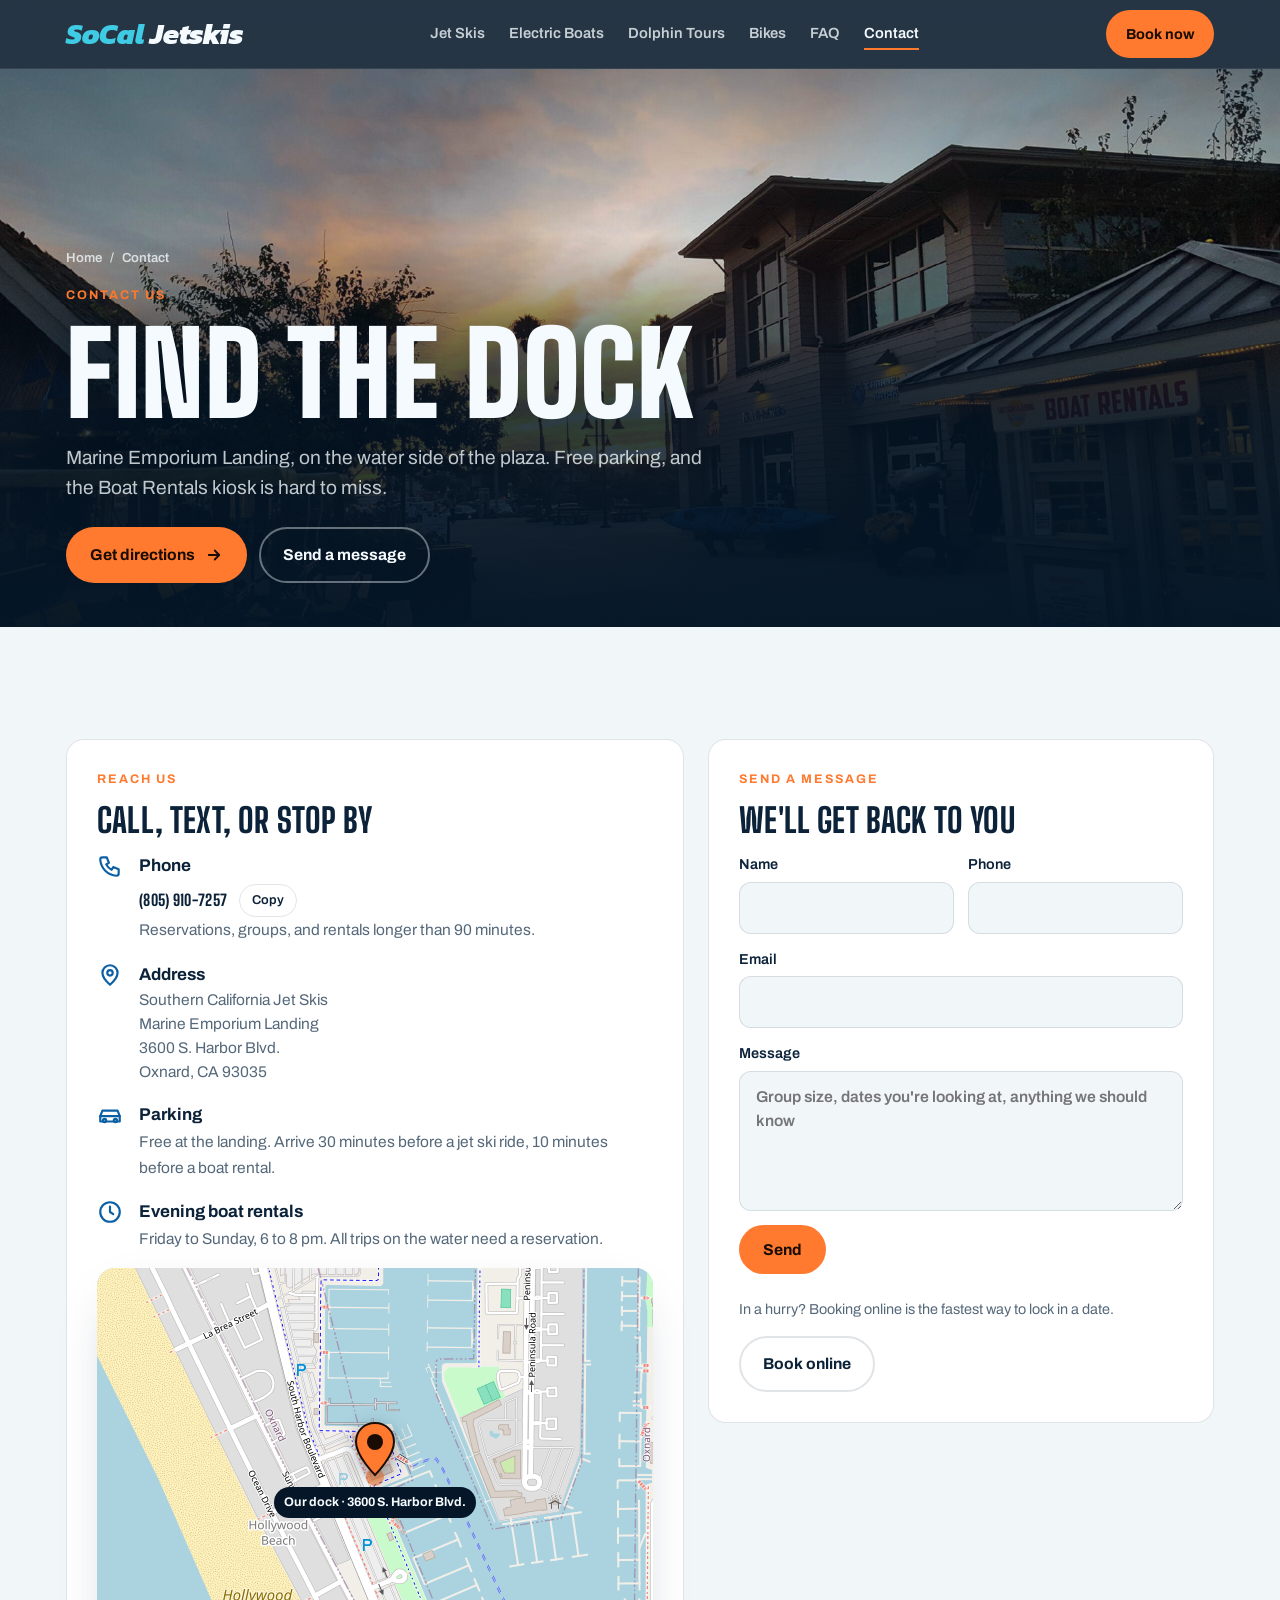
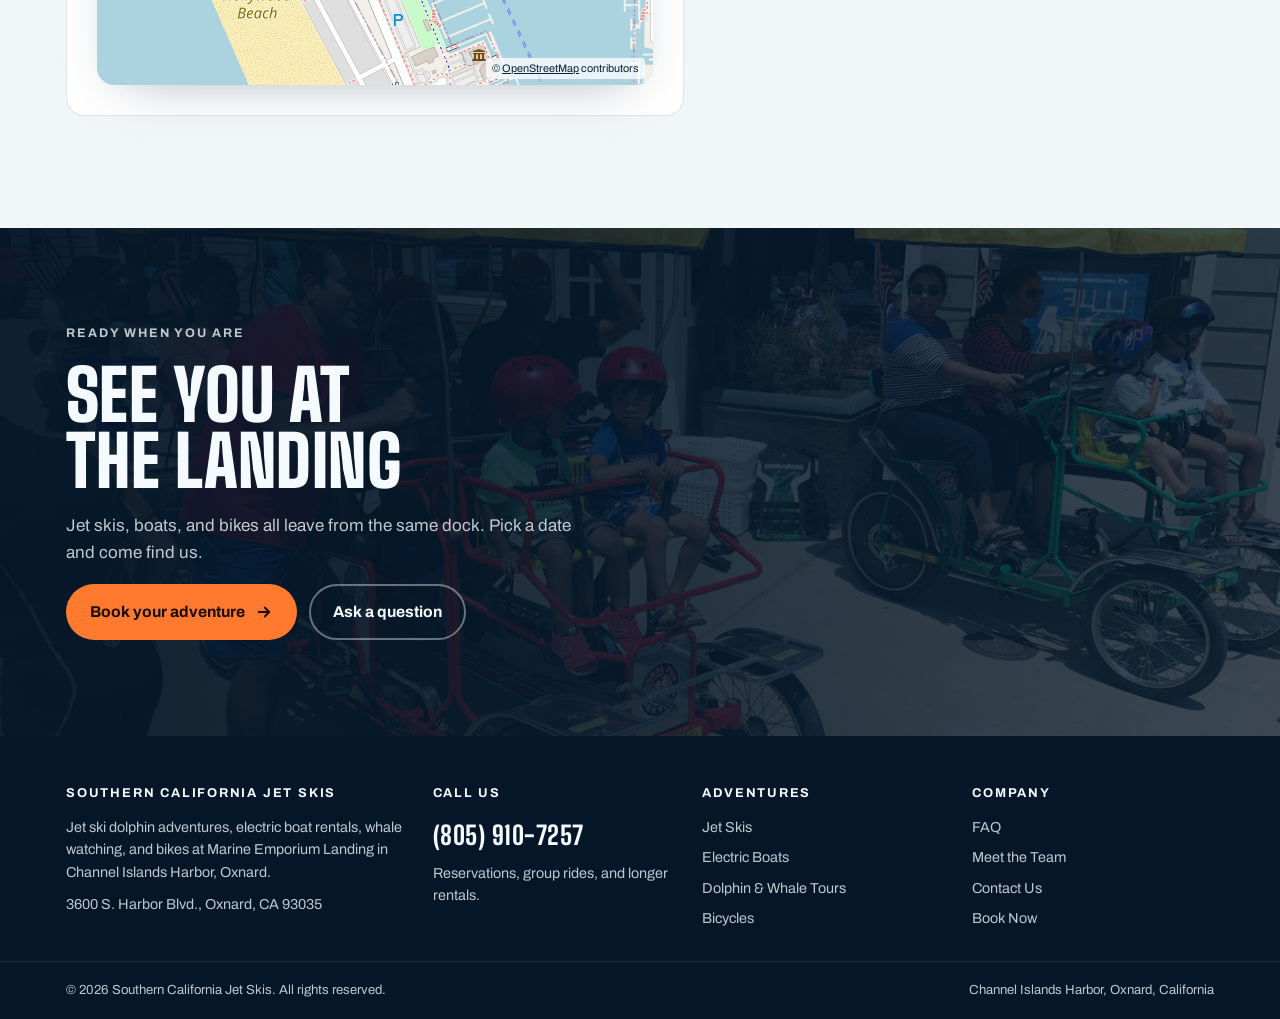
<file: contact.html>
<!doctype html>
<html lang="en">
<head>
<meta charset="utf-8">
<meta name="viewport" content="width=device-width, initial-scale=1, viewport-fit=cover">
<title>Contact Us | Southern California Jet Skis</title>
<meta name="description" content="Call (805) 910-7257 or visit Southern California Jet Skis at Marine Emporium Landing, 3600 S. Harbor Blvd., Oxnard, CA 93035. Free parking.">
<link rel="preconnect" href="https://fonts.googleapis.com">
<link rel="stylesheet" href="https://fonts.googleapis.com/css2?family=Big+Shoulders+Display:wght@700;800;900&family=Kanit:ital,wght@1,800&family=Archivo:ital,wght@0,400;0,500;0,600;0,700;1,400&display=swap">
<link rel="stylesheet" href="styles.css">
</head>
<body>
<header class="top">
  <div class="wrap">
    <a class="brand" href="index.html" aria-label="Southern California Jet Skis home">

      <span class="brand-name"><em>SoCal</em> Jetskis</span>
    </a>
    <nav class="nav" aria-label="Main"><a href="jet-skis.html">Jet Skis</a><a href="electric-boats.html">Electric Boats</a><a href="dolphin-adventures.html">Dolphin Tours</a><a href="bicycles.html">Bikes</a><a href="faq.html">FAQ</a><a href="contact.html" aria-current="page">Contact</a></nav>
    <a class="btn btn-sun" href="https://fareharbor.com/embeds/book/southerncaliforniajetskis/?full-items=yes">Book now</a>
    <button class="menu-btn" id="menuBtn" aria-expanded="false" aria-controls="mobileNav" aria-label="Open menu">
      <svg viewBox="0 0 24 24" fill="none" stroke="currentColor" stroke-width="2" stroke-linecap="round"><path d="M4 7h16M4 12h16M4 17h16"/></svg>
    </button>
  </div>
  <div class="mobile-nav" id="mobileNav">
    <div class="wrap"><a href="index.html">Home</a><a href="jet-skis.html">Jet Skis</a><a href="electric-boats.html">Electric Boats</a><a href="dolphin-adventures.html">Dolphin Tours</a><a href="bicycles.html">Bikes</a><a href="faq.html">FAQ</a><a href="contact.html" aria-current="page">Contact</a><a href="https://fareharbor.com/embeds/book/southerncaliforniajetskis/?full-items=yes" style="color: var(--sun)">Book now</a></div>
  </div>
</header>

<main>
<section class="page-hero">
  <img src="img/marine-emporium-sunset.jpg" alt="" style="object-position:50% 40%">
  <div class="shade"></div>
  <div class="wrap">
    <div class="crumbs"><a href="index.html">Home</a><span>/</span><span>Contact</span></div>
    <p class="eyebrow">Contact us</p>
    <h1>Find the dock</h1>
    <p class="lede">Marine Emporium Landing, on the water side of the plaza. Free parking, and the Boat Rentals kiosk is hard to miss.</p>
    <div class="hero-ctas"><a class="btn btn-sun" href="https://www.google.com/maps/dir/''/southern+california+jet+skis/@34.1681954,-119.2986318,12z/data=!3m1!4b1!4m8!4m7!1m0!1m5!1m1!1s0x80e84e1ef898ae9d:0xbd7acd68b6a5ab26!2m2!1d-119.2285917!2d34.1682153">Get directions <svg viewBox="0 0 24 24" fill="none" stroke="currentColor" stroke-width="2.4" stroke-linecap="round" stroke-linejoin="round"><path d="M5 12h14M13 6l6 6-6 6"/></svg></a><a class="btn btn-ghost" href="#message">Send a message</a></div>
  </div>
</section>


<section class="section">
  <div class="wrap contact">
    <div class="panel">
      <p class="eyebrow">Reach us</p>
      <h3>Call, text, or stop by</h3>
      <div class="info">
        <div class="info-row"><svg viewBox="0 0 24 24" fill="none" stroke="currentColor" stroke-width="2" stroke-linecap="round" stroke-linejoin="round"><path d="M5 4h4l2 5-2.5 1.5a11 11 0 0 0 5 5L15 13l5 2v4a2 2 0 0 1-2 2A16 16 0 0 1 3 6a2 2 0 0 1 2-2z"/></svg><div><b>Phone</b><div style="display:flex; align-items:center; gap:12px; flex-wrap:wrap; margin-top:4px"><span class="phone" style="color:var(--ink)">(805) 910-7257</span><button class="copy-btn" type="button" data-copy="(805) 910-7257">Copy</button></div><span>Reservations, groups, and rentals longer than 90 minutes.</span></div></div>
        <div class="info-row"><svg viewBox="0 0 24 24" fill="none" stroke="currentColor" stroke-width="2" stroke-linecap="round" stroke-linejoin="round"><path d="M12 21s-7-6-7-11a7 7 0 0 1 14 0c0 5-7 11-7 11z"/><circle cx="12" cy="10" r="2.5"/></svg><div><b>Address</b><address>Southern California Jet Skis<br>Marine Emporium Landing<br>3600 S. Harbor Blvd.<br>Oxnard, CA 93035</address></div></div>
        <div class="info-row"><svg viewBox="0 0 24 24" fill="none" stroke="currentColor" stroke-width="2" stroke-linecap="round" stroke-linejoin="round"><path d="M3 13l2-5h14l2 5v5H3z"/><circle cx="7" cy="17" r="1.5"/><circle cx="17" cy="17" r="1.5"/><path d="M3 13h18"/></svg><div><b>Parking</b><span>Free at the landing. Arrive 30 minutes before a jet ski ride, 10 minutes before a boat rental.</span></div></div>
        <div class="info-row"><svg viewBox="0 0 24 24" fill="none" stroke="currentColor" stroke-width="2" stroke-linecap="round" stroke-linejoin="round"><circle cx="12" cy="12" r="9"/><path d="M12 7v5l3 2"/></svg><div><b>Evening boat rentals</b><span>Friday to Sunday, 6 to 8 pm. All trips on the water need a reservation.</span></div></div>
      </div>
      <div class="map" aria-label="Map of Channel Islands Harbor with our dock marked">
  <div class="tiles">
    <img src="img/map/t00.png" alt=""><img src="img/map/t01.png" alt=""><img src="img/map/t02.png" alt=""><img src="img/map/t03.png" alt="">
    <img src="img/map/t10.png" alt=""><img src="img/map/t11.png" alt=""><img src="img/map/t12.png" alt=""><img src="img/map/t13.png" alt="">
    <img src="img/map/t20.png" alt=""><img src="img/map/t21.png" alt=""><img src="img/map/t22.png" alt=""><img src="img/map/t23.png" alt="">
    <span class="pulse" aria-hidden="true"></span>
    <svg class="pin" viewBox="0 0 44 56" aria-hidden="true"><path d="M22 2C11 2 3 10 3 21c0 14 19 33 19 33s19-19 19-33C41 10 33 2 22 2z" fill="#FF7A2F" stroke="#1A0C03" stroke-width="2"/><circle cx="22" cy="21" r="8" fill="#1A0C03"/></svg>
    <span class="pin-label">Our dock · 3600 S. Harbor Blvd.</span>
  </div>
  <span class="attrib">© <a href="https://www.openstreetmap.org/copyright">OpenStreetMap</a> contributors</span>
</div>
    </div>
    <div class="panel" id="message">
      <p class="eyebrow">Send a message</p>
      <h3>We'll get back to you</h3>
      <form class="form" id="contactForm" aria-label="Contact form">
        <div class="row">
          <label for="cName">Name <input id="cName" name="name" type="text" required autocomplete="name"></label>
          <label for="cPhone">Phone <input id="cPhone" name="phone" type="tel" autocomplete="tel"></label>
        </div>
        <label for="cEmail">Email <input id="cEmail" name="email" type="email" required autocomplete="email"></label>
        <label for="cMsg">Message <textarea id="cMsg" name="message" required placeholder="Group size, dates you're looking at, anything we should know"></textarea></label>
        <button class="btn btn-sun" type="submit" style="justify-self:start">Send</button>
        <p class="note" id="contactThanks" hidden>Thank you for contacting Southern California Jet Skis! Someone from our team will respond shortly.</p>
      </form>
      <p class="note">In a hurry? Booking online is the fastest way to lock in a date.</p>
      <a class="btn btn-ink" href="https://fareharbor.com/embeds/book/southerncaliforniajetskis/?full-items=yes" style="justify-self:start">Book online</a>
    </div>
  </div>
</section>

<section class="cta-band">
  <img src="img/surreys-marine-emporium.jpg" alt="">
  <div class="wrap">
    <p class="eyebrow">Ready when you are</p>
    <h2>See you at the landing</h2>
    <p>Jet skis, boats, and bikes all leave from the same dock. Pick a date and come find us.</p>
    <div class="hero-ctas"><a class="btn btn-sun" href="https://fareharbor.com/embeds/book/southerncaliforniajetskis/?full-items=yes">Book your adventure <svg viewBox="0 0 24 24" fill="none" stroke="currentColor" stroke-width="2.4" stroke-linecap="round" stroke-linejoin="round"><path d="M5 12h14M13 6l6 6-6 6"/></svg></a><a class="btn btn-ghost" href="contact.html">Ask a question</a></div>
  </div>
</section>


</main>
<footer>
  <div class="wrap">
    <div>
      <h4>Southern California Jet Skis</h4>
      <p>Jet ski dolphin adventures, electric boat rentals, whale watching, and bikes at Marine Emporium Landing in Channel Islands Harbor, Oxnard.</p>
      <p style="margin-top:10px">3600 S. Harbor Blvd., Oxnard, CA 93035</p>
    </div>
    <div>
      <h4>Call us</h4>
      <p class="foot-phone">(805) 910-7257</p>
      <p style="margin-top:6px">Reservations, group rides, and longer rentals.</p>
    </div>
    <div>
      <h4>Adventures</h4>
      <ul>
        <li><a href="jet-skis.html">Jet Skis</a></li>
        <li><a href="electric-boats.html">Electric Boats</a></li>
        <li><a href="dolphin-adventures.html">Dolphin &amp; Whale Tours</a></li>
        <li><a href="bicycles.html">Bicycles</a></li>
      </ul>
    </div>
    <div>
      <h4>Company</h4>
      <ul>
        <li><a href="faq.html">FAQ</a></li>
        <li><a href="team.html">Meet the Team</a></li>
        <li><a href="contact.html">Contact Us</a></li>
        <li><a href="https://fareharbor.com/embeds/book/southerncaliforniajetskis/?full-items=yes">Book Now</a></li>
      </ul>
    </div>
  </div>
  <div class="copy"><div class="wrap"><span>© 2026 Southern California Jet Skis. All rights reserved.</span><span>Channel Islands Harbor, Oxnard, California</span></div></div>
</footer>

<script>
  (function () {
    var btn = document.getElementById('menuBtn');
    var nav = document.getElementById('mobileNav');
    if (btn && nav) {
      btn.addEventListener('click', function () {
        var open = nav.classList.toggle('open');
        btn.setAttribute('aria-expanded', open ? 'true' : 'false');
      });
    }
    var form = document.getElementById('subscribe');
    if (form) form.addEventListener('submit', function (e) {
      e.preventDefault();
      document.getElementById('subNote').hidden = false;
      document.getElementById('email').value = '';
    });
    var cf = document.getElementById('contactForm');
    if (cf) cf.addEventListener('submit', function (e) {
      e.preventDefault();
      document.getElementById('contactThanks').hidden = false;
      cf.reset();
    });
    document.querySelectorAll('[data-copy]').forEach(function (b) {
      b.addEventListener('click', function () {
        var text = b.getAttribute('data-copy');
        var done = function () { b.textContent = 'Copied'; setTimeout(function () { b.textContent = 'Copy'; }, 1500); };
        if (navigator.clipboard && navigator.clipboard.writeText) {
          navigator.clipboard.writeText(text).then(done, function () {
            var r = document.createRange(); r.selectNodeContents(b.previousElementSibling);
            var s = window.getSelection(); s.removeAllRanges(); s.addRange(r);
          });
        }
      });
    });
  })();
</script>

</body>
</html>
</file>
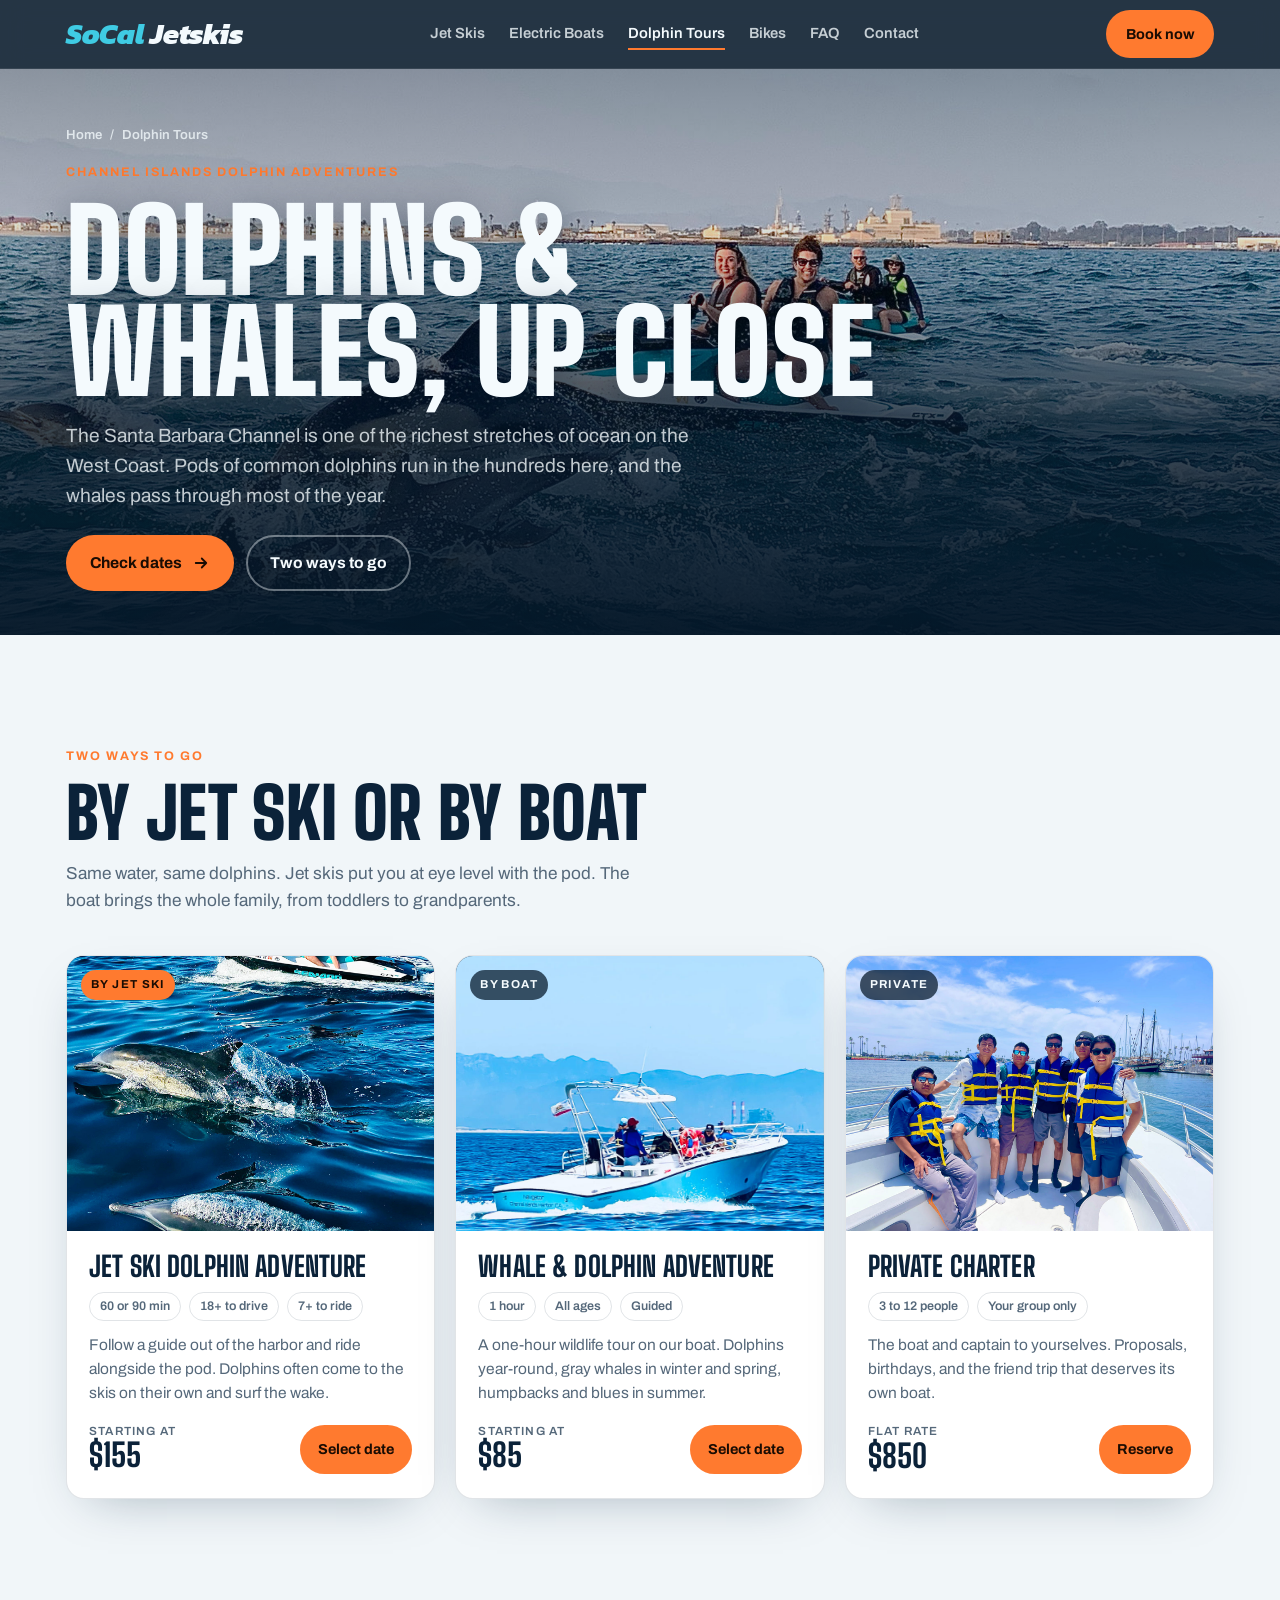
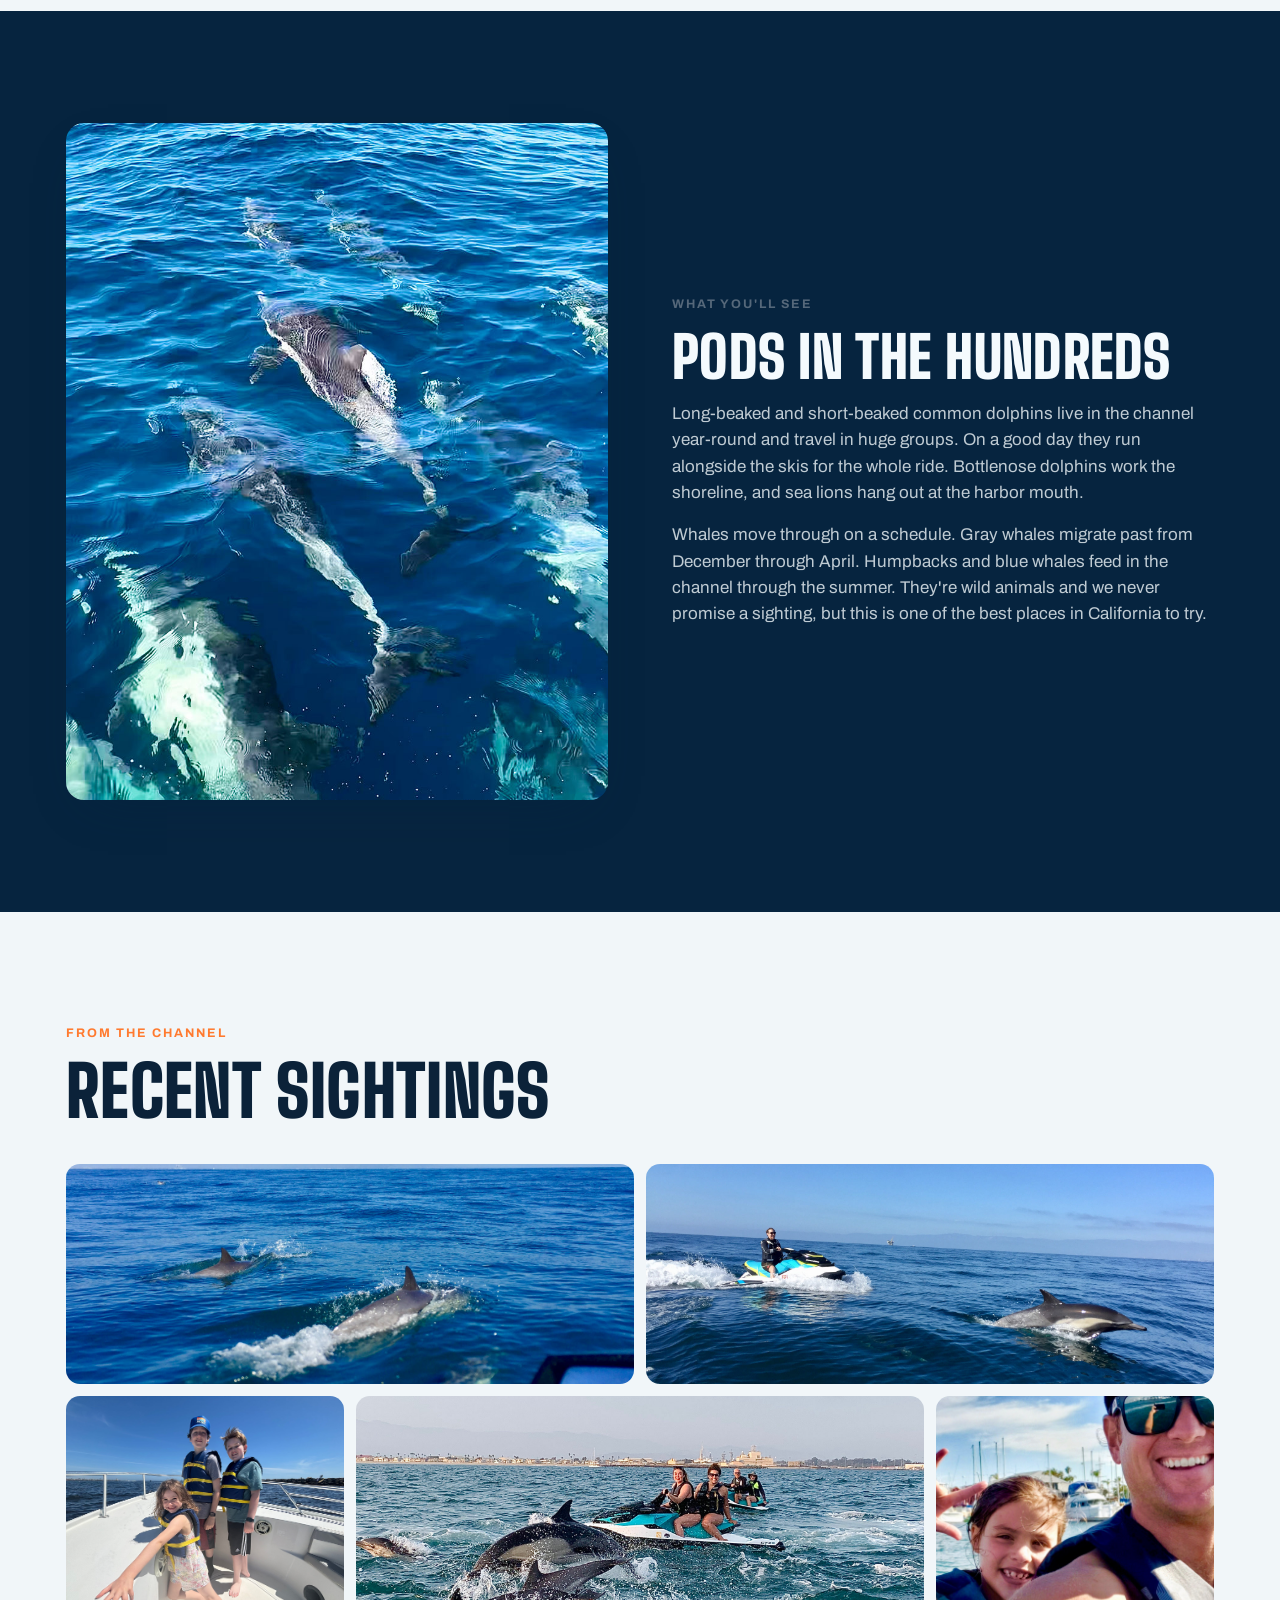
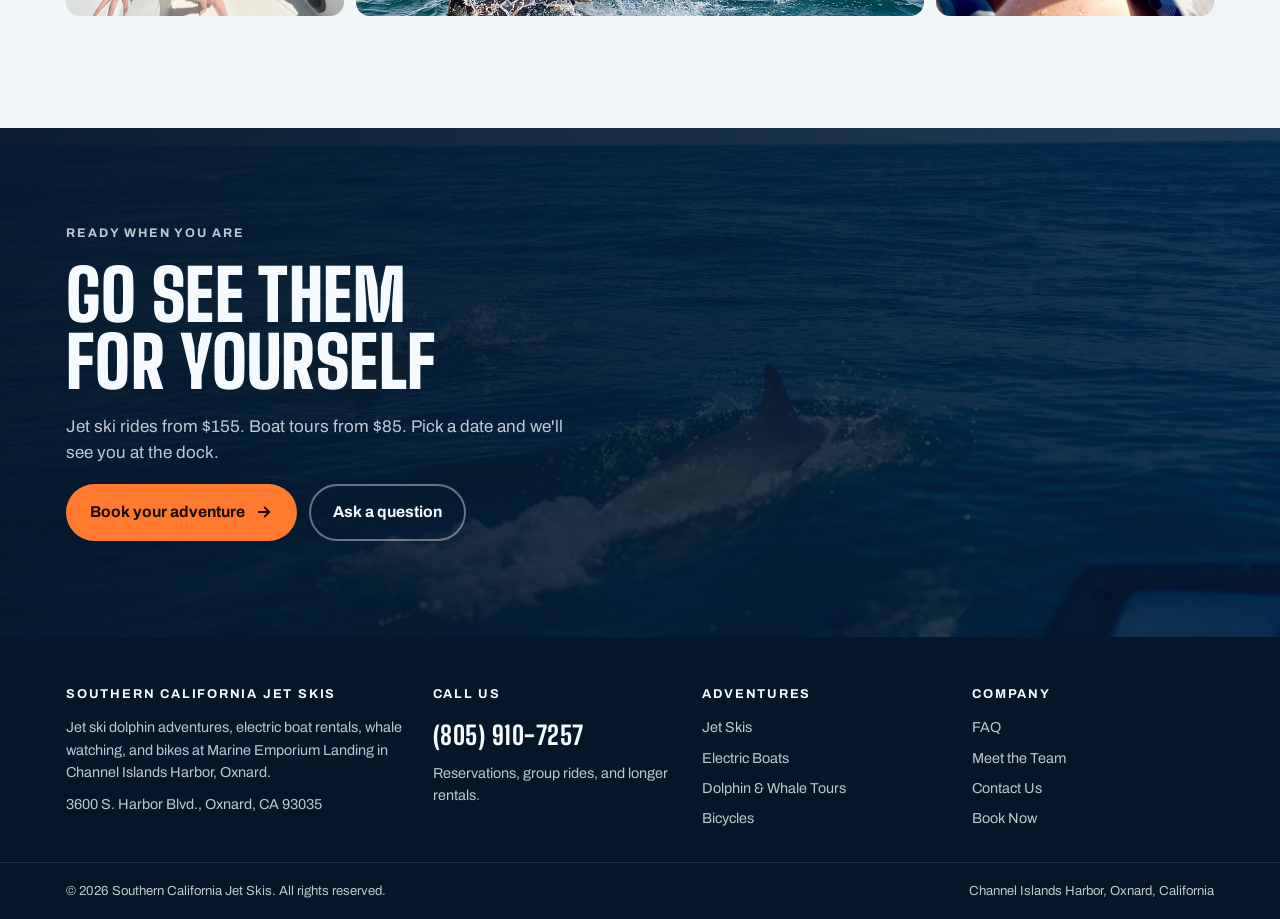
<file: dolphin-adventures.html>
<!doctype html>
<html lang="en">
<head>
<meta charset="utf-8">
<meta name="viewport" content="width=device-width, initial-scale=1, viewport-fit=cover">
<title>Dolphin & Whale Adventures | Southern California Jet Skis</title>
<meta name="description" content="Guided dolphin and whale watching from Channel Islands Harbor by jet ski or boat. Tours from $85, private charters $850.">
<link rel="preconnect" href="https://fonts.googleapis.com">
<link rel="stylesheet" href="https://fonts.googleapis.com/css2?family=Big+Shoulders+Display:wght@700;800;900&family=Kanit:ital,wght@1,800&family=Archivo:ital,wght@0,400;0,500;0,600;0,700;1,400&display=swap">
<link rel="stylesheet" href="styles.css">
</head>
<body>
<header class="top">
  <div class="wrap">
    <a class="brand" href="index.html" aria-label="Southern California Jet Skis home">

      <span class="brand-name"><em>SoCal</em> Jetskis</span>
    </a>
    <nav class="nav" aria-label="Main"><a href="jet-skis.html">Jet Skis</a><a href="electric-boats.html">Electric Boats</a><a href="dolphin-adventures.html" aria-current="page">Dolphin Tours</a><a href="bicycles.html">Bikes</a><a href="faq.html">FAQ</a><a href="contact.html">Contact</a></nav>
    <a class="btn btn-sun" href="https://fareharbor.com/embeds/book/southerncaliforniajetskis/?full-items=yes">Book now</a>
    <button class="menu-btn" id="menuBtn" aria-expanded="false" aria-controls="mobileNav" aria-label="Open menu">
      <svg viewBox="0 0 24 24" fill="none" stroke="currentColor" stroke-width="2" stroke-linecap="round"><path d="M4 7h16M4 12h16M4 17h16"/></svg>
    </button>
  </div>
  <div class="mobile-nav" id="mobileNav">
    <div class="wrap"><a href="index.html">Home</a><a href="jet-skis.html">Jet Skis</a><a href="electric-boats.html">Electric Boats</a><a href="dolphin-adventures.html" aria-current="page">Dolphin Tours</a><a href="bicycles.html">Bikes</a><a href="faq.html">FAQ</a><a href="contact.html">Contact</a><a href="https://fareharbor.com/embeds/book/southerncaliforniajetskis/?full-items=yes" style="color: var(--sun)">Book now</a></div>
  </div>
</header>

<main>
<section class="page-hero">
  <img src="img/jetski-dolphins-pod.jpg" alt="" style="object-position:50% 55%">
  <div class="shade"></div>
  <div class="wrap">
    <div class="crumbs"><a href="index.html">Home</a><span>/</span><span>Dolphin Tours</span></div>
    <p class="eyebrow">Channel Islands dolphin adventures</p>
    <h1>Dolphins &amp; whales, up close</h1>
    <p class="lede">The Santa Barbara Channel is one of the richest stretches of ocean on the West Coast. Pods of common dolphins run in the hundreds here, and the whales pass through most of the year.</p>
    <div class="hero-ctas"><a class="btn btn-sun" href="https://fareharbor.com/embeds/book/southerncaliforniajetskis/?full-items=yes">Check dates <svg viewBox="0 0 24 24" fill="none" stroke="currentColor" stroke-width="2.4" stroke-linecap="round" stroke-linejoin="round"><path d="M5 12h14M13 6l6 6-6 6"/></svg></a><a class="btn btn-ghost" href="#ways">Two ways to go</a></div>
  </div>
</section>


<section class="section" id="ways">
  <div class="wrap">
    <div class="section-head">
      <p class="eyebrow">Two ways to go</p>
      <h2>By jet ski or by boat</h2>
      <p class="lede">Same water, same dolphins. Jet skis put you at eye level with the pod. The boat brings the whole family, from toddlers to grandparents.</p>
    </div>
    <div class="grid">
      <article class="card">
  <a class="card-art" href="https://fareharbor.com/embeds/book/southerncaliforniajetskis/?full-items=yes"><img src="img/jetski-dolphins-jump.jpg" alt="Two dolphins leaping in front of a jet ski" loading="lazy" style="object-position:50% 70%"><span class="tag hot">By jet ski</span></a>
  <div class="card-body">
    <h3>Jet ski dolphin adventure</h3>
    <div class="card-meta"><span class="chip">60 or 90 min</span><span class="chip">18+ to drive</span><span class="chip">7+ to ride</span></div>
    <p>Follow a guide out of the harbor and ride alongside the pod. Dolphins often come to the skis on their own and surf the wake.</p>
    <div class="card-foot">
      <div class="price"><small>Starting at</small><b>$155</b></div>
      <a class="btn btn-sun" href="https://fareharbor.com/embeds/book/southerncaliforniajetskis/?full-items=yes">Select date</a>
    </div>
  </div>
</article>
      <article class="card">
  <a class="card-art" href="https://fareharbor.com/embeds/book/southerncaliforniajetskis/?full-items=yes"><img src="img/tour-boat-mountains.jpg" alt="The tour boat running along the coast" loading="lazy" style="object-position:50% 60%"><span class="tag">By boat</span></a>
  <div class="card-body">
    <h3>Whale &amp; dolphin adventure</h3>
    <div class="card-meta"><span class="chip">1 hour</span><span class="chip">All ages</span><span class="chip">Guided</span></div>
    <p>A one-hour wildlife tour on our boat. Dolphins year-round, gray whales in winter and spring, humpbacks and blues in summer.</p>
    <div class="card-foot">
      <div class="price"><small>Starting at</small><b>$85</b></div>
      <a class="btn btn-sun" href="https://fareharbor.com/embeds/book/southerncaliforniajetskis/?full-items=yes">Select date</a>
    </div>
  </div>
</article>
      <article class="card">
  <a class="card-art" href="https://fareharbor.com/embeds/book/southerncaliforniajetskis/?full-items=yes"><img src="img/group-lifejackets-boat.jpg" alt="Six friends in life jackets on the bow of the tour boat" loading="lazy" style="object-position:50% 50%"><span class="tag">Private</span></a>
  <div class="card-body">
    <h3>Private charter</h3>
    <div class="card-meta"><span class="chip">3 to 12 people</span><span class="chip">Your group only</span></div>
    <p>The boat and captain to yourselves. Proposals, birthdays, and the friend trip that deserves its own boat.</p>
    <div class="card-foot">
      <div class="price"><small>Flat rate</small><b>$850</b></div>
      <a class="btn btn-sun" href="https://fareharbor.com/embeds/book/southerncaliforniajetskis/?full-items=yes">Reserve</a>
    </div>
  </div>
</article>
    </div>
  </div>
</section>

<section class="section band">
  <div class="wrap">
    <div class="feature flip">
      <div class="feature-text">
        <p class="eyebrow">What you'll see</p>
        <h2>Pods in the hundreds</h2>
        <p style="color:var(--hero-muted)">Long-beaked and short-beaked common dolphins live in the channel year-round and travel in huge groups. On a good day they run alongside the skis for the whole ride. Bottlenose dolphins work the shoreline, and sea lions hang out at the harbor mouth.</p>
        <p style="color:var(--hero-muted)">Whales move through on a schedule. Gray whales migrate past from December through April. Humpbacks and blue whales feed in the channel through the summer. They're wild animals and we never promise a sighting, but this is one of the best places in California to try.</p>
      </div>
      <div class="feature-photo tall"><img src="img/dolphins-underwater.jpg" alt="A pod of dolphins just under the surface of clear blue water" loading="lazy"></div>
    </div>
  </div>
</section>

<section class="section">
  <div class="wrap">
    <div class="section-head">
      <p class="eyebrow">From the channel</p>
      <h2>Recent sightings</h2>
    </div>
    <div class="gallery"><figure class="wide"><img src="img/dolphins-from-jetski.jpg" alt="Dolphins seen from the handlebars of a jet ski" loading="lazy"></figure><figure class="wide"><img src="img/jetski-dolphin-leap.jpg" alt="A dolphin leaping beside a jet ski rider" loading="lazy"></figure><figure class=""><img src="img/kids-lifejackets-boat.jpg" alt="Three kids in life jackets on the tour boat" loading="lazy"></figure><figure class="wide"><img src="img/jetski-dolphins-pod.jpg" alt="A jet ski with dolphins surfacing ahead" loading="lazy"></figure><figure class=""><img src="img/dad-kid-selfie.jpg" alt="A dad and kid in life jackets taking a selfie on the water" loading="lazy"></figure></div>
  </div>
</section>

<section class="cta-band">
  <img src="img/dolphins-from-jetski.jpg" alt="">
  <div class="wrap">
    <p class="eyebrow">Ready when you are</p>
    <h2>Go see them for yourself</h2>
    <p>Jet ski rides from $155. Boat tours from $85. Pick a date and we'll see you at the dock.</p>
    <div class="hero-ctas"><a class="btn btn-sun" href="https://fareharbor.com/embeds/book/southerncaliforniajetskis/?full-items=yes">Book your adventure <svg viewBox="0 0 24 24" fill="none" stroke="currentColor" stroke-width="2.4" stroke-linecap="round" stroke-linejoin="round"><path d="M5 12h14M13 6l6 6-6 6"/></svg></a><a class="btn btn-ghost" href="contact.html">Ask a question</a></div>
  </div>
</section>


</main>
<footer>
  <div class="wrap">
    <div>
      <h4>Southern California Jet Skis</h4>
      <p>Jet ski dolphin adventures, electric boat rentals, whale watching, and bikes at Marine Emporium Landing in Channel Islands Harbor, Oxnard.</p>
      <p style="margin-top:10px">3600 S. Harbor Blvd., Oxnard, CA 93035</p>
    </div>
    <div>
      <h4>Call us</h4>
      <p class="foot-phone">(805) 910-7257</p>
      <p style="margin-top:6px">Reservations, group rides, and longer rentals.</p>
    </div>
    <div>
      <h4>Adventures</h4>
      <ul>
        <li><a href="jet-skis.html">Jet Skis</a></li>
        <li><a href="electric-boats.html">Electric Boats</a></li>
        <li><a href="dolphin-adventures.html">Dolphin &amp; Whale Tours</a></li>
        <li><a href="bicycles.html">Bicycles</a></li>
      </ul>
    </div>
    <div>
      <h4>Company</h4>
      <ul>
        <li><a href="faq.html">FAQ</a></li>
        <li><a href="team.html">Meet the Team</a></li>
        <li><a href="contact.html">Contact Us</a></li>
        <li><a href="https://fareharbor.com/embeds/book/southerncaliforniajetskis/?full-items=yes">Book Now</a></li>
      </ul>
    </div>
  </div>
  <div class="copy"><div class="wrap"><span>© 2026 Southern California Jet Skis. All rights reserved.</span><span>Channel Islands Harbor, Oxnard, California</span></div></div>
</footer>

<script>
  (function () {
    var btn = document.getElementById('menuBtn');
    var nav = document.getElementById('mobileNav');
    if (btn && nav) {
      btn.addEventListener('click', function () {
        var open = nav.classList.toggle('open');
        btn.setAttribute('aria-expanded', open ? 'true' : 'false');
      });
    }
    var form = document.getElementById('subscribe');
    if (form) form.addEventListener('submit', function (e) {
      e.preventDefault();
      document.getElementById('subNote').hidden = false;
      document.getElementById('email').value = '';
    });
    var cf = document.getElementById('contactForm');
    if (cf) cf.addEventListener('submit', function (e) {
      e.preventDefault();
      document.getElementById('contactThanks').hidden = false;
      cf.reset();
    });
    document.querySelectorAll('[data-copy]').forEach(function (b) {
      b.addEventListener('click', function () {
        var text = b.getAttribute('data-copy');
        var done = function () { b.textContent = 'Copied'; setTimeout(function () { b.textContent = 'Copy'; }, 1500); };
        if (navigator.clipboard && navigator.clipboard.writeText) {
          navigator.clipboard.writeText(text).then(done, function () {
            var r = document.createRange(); r.selectNodeContents(b.previousElementSibling);
            var s = window.getSelection(); s.removeAllRanges(); s.addRange(r);
          });
        }
      });
    });
  })();
</script>

</body>
</html>
</file>
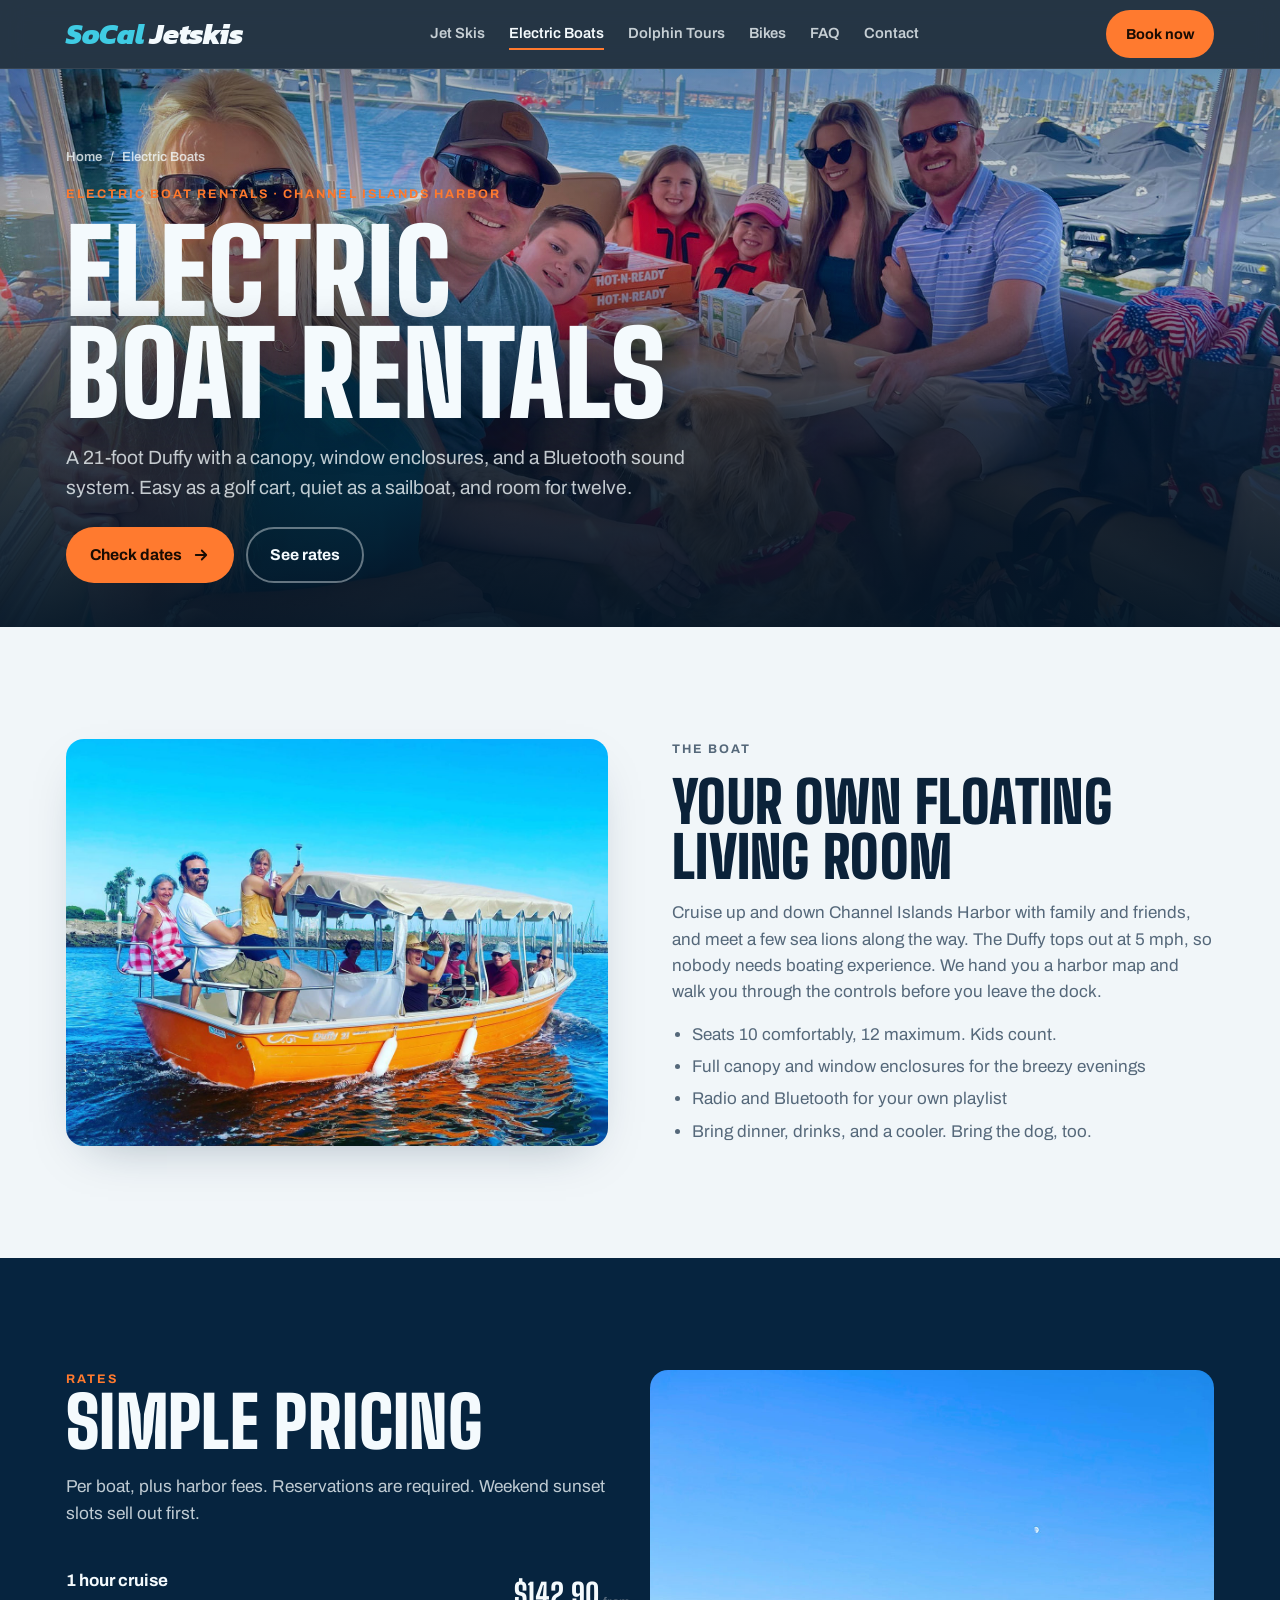
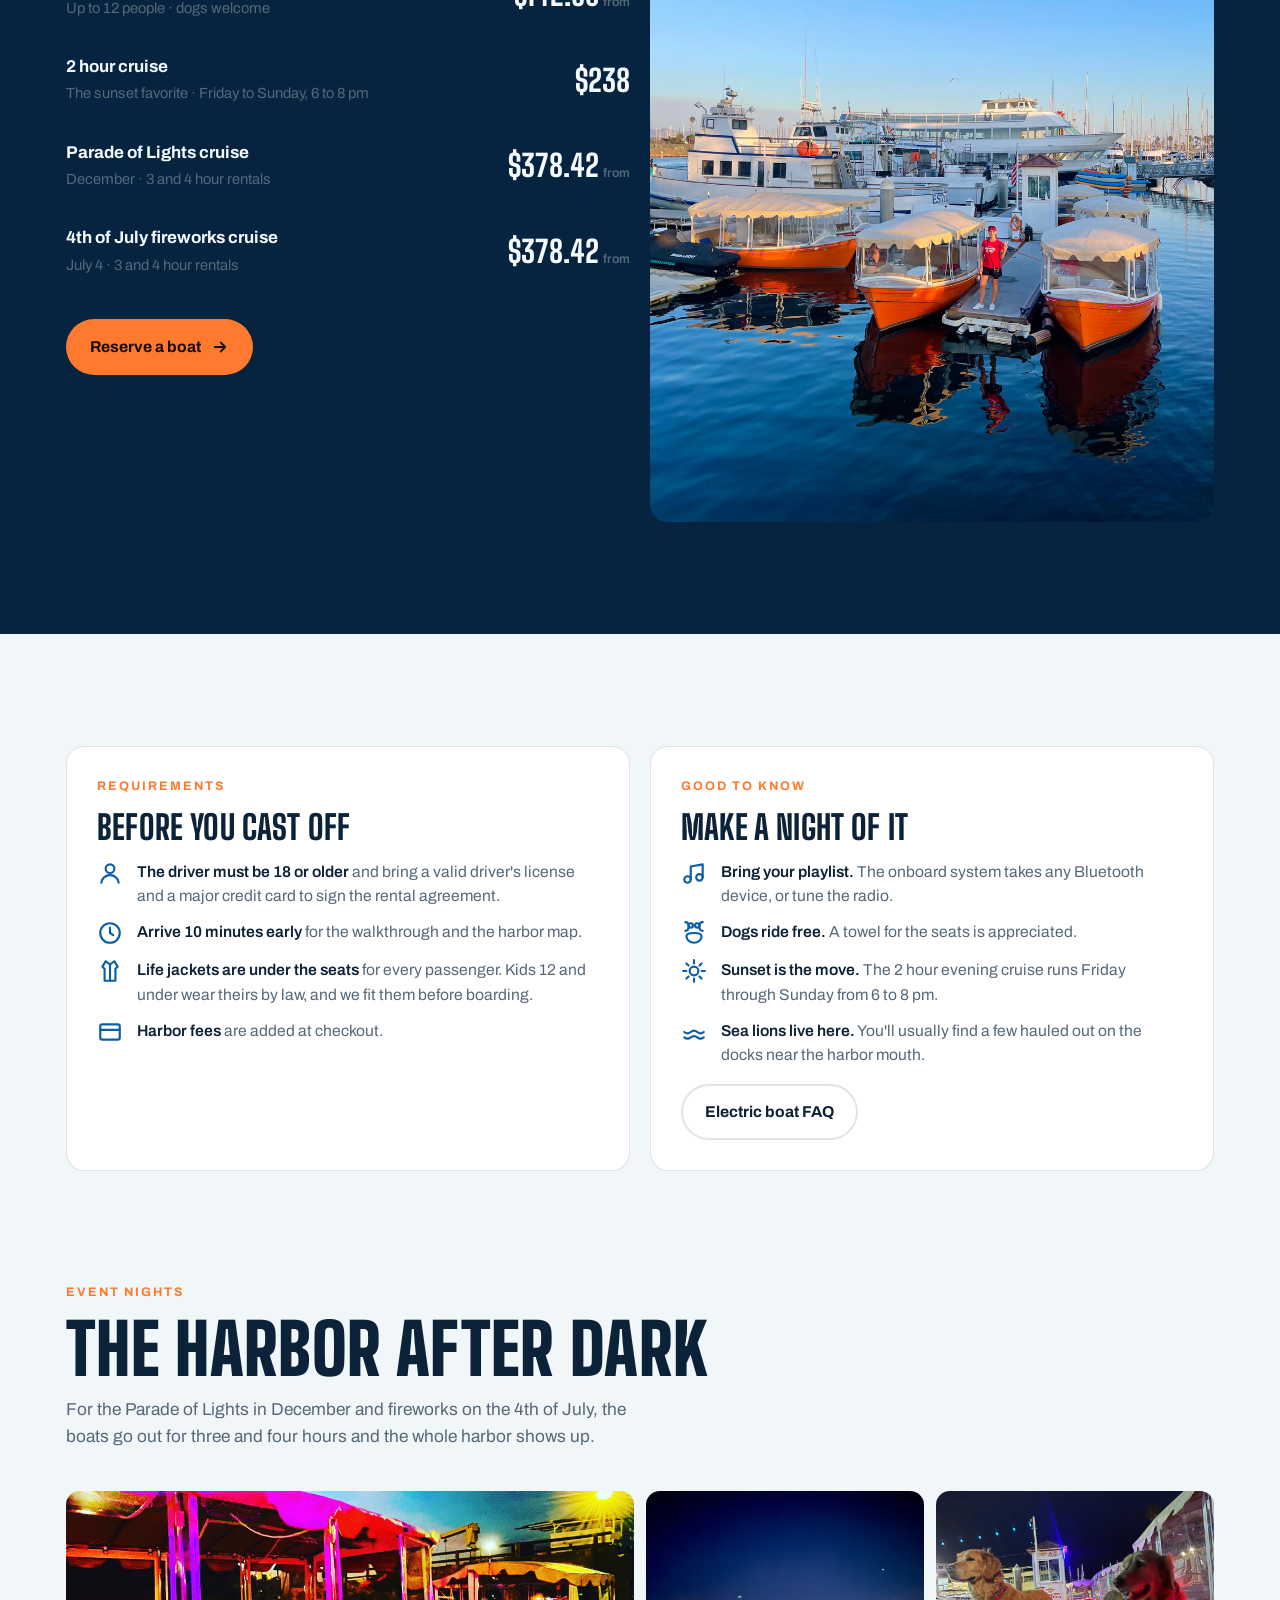
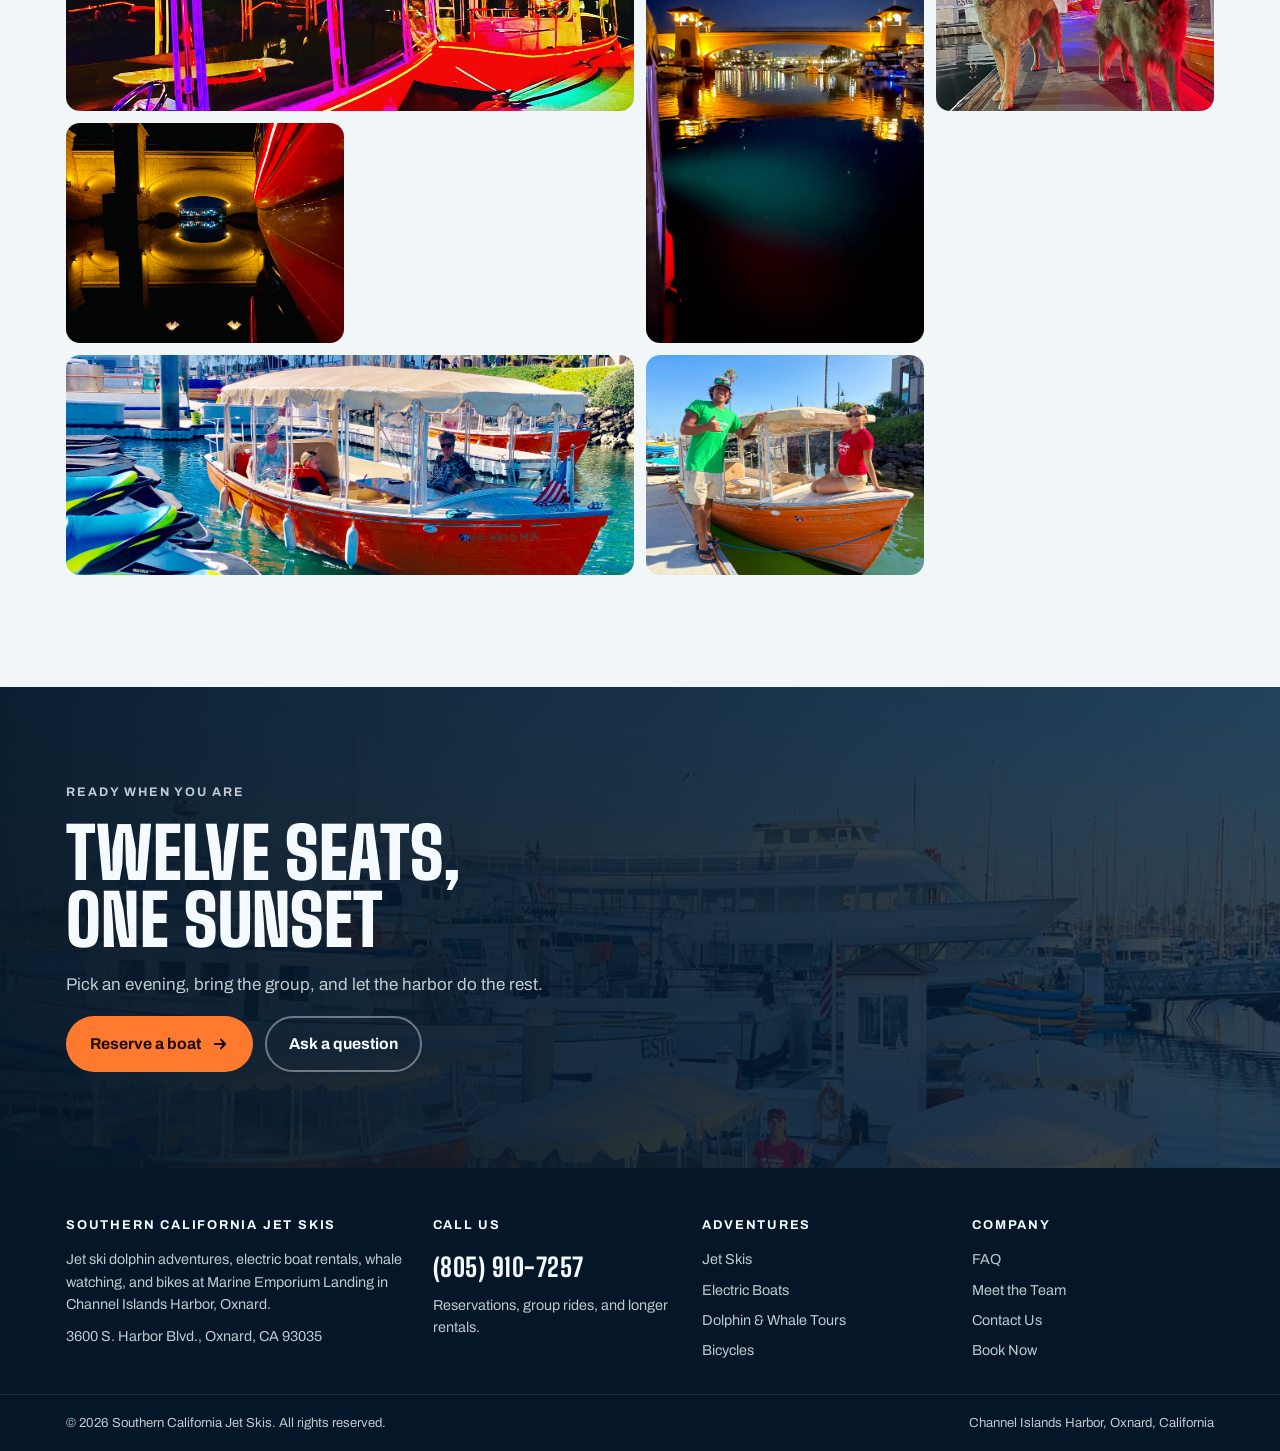
<file: electric-boats.html>
<!doctype html>
<html lang="en">
<head>
<meta charset="utf-8">
<meta name="viewport" content="width=device-width, initial-scale=1, viewport-fit=cover">
<title>Electric Boat Rentals | Southern California Jet Skis</title>
<meta name="description" content="Rent a 21-foot Duffy electric boat in Channel Islands Harbor, Oxnard. Up to 12 people, dogs welcome, Bluetooth sound, from $142.90.">
<link rel="preconnect" href="https://fonts.googleapis.com">
<link rel="stylesheet" href="https://fonts.googleapis.com/css2?family=Big+Shoulders+Display:wght@700;800;900&family=Kanit:ital,wght@1,800&family=Archivo:ital,wght@0,400;0,500;0,600;0,700;1,400&display=swap">
<link rel="stylesheet" href="styles.css">
</head>
<body>
<header class="top">
  <div class="wrap">
    <a class="brand" href="index.html" aria-label="Southern California Jet Skis home">

      <span class="brand-name"><em>SoCal</em> Jetskis</span>
    </a>
    <nav class="nav" aria-label="Main"><a href="jet-skis.html">Jet Skis</a><a href="electric-boats.html" aria-current="page">Electric Boats</a><a href="dolphin-adventures.html">Dolphin Tours</a><a href="bicycles.html">Bikes</a><a href="faq.html">FAQ</a><a href="contact.html">Contact</a></nav>
    <a class="btn btn-sun" href="https://fareharbor.com/embeds/book/southerncaliforniajetskis/?full-items=yes">Book now</a>
    <button class="menu-btn" id="menuBtn" aria-expanded="false" aria-controls="mobileNav" aria-label="Open menu">
      <svg viewBox="0 0 24 24" fill="none" stroke="currentColor" stroke-width="2" stroke-linecap="round"><path d="M4 7h16M4 12h16M4 17h16"/></svg>
    </button>
  </div>
  <div class="mobile-nav" id="mobileNav">
    <div class="wrap"><a href="index.html">Home</a><a href="jet-skis.html">Jet Skis</a><a href="electric-boats.html" aria-current="page">Electric Boats</a><a href="dolphin-adventures.html">Dolphin Tours</a><a href="bicycles.html">Bikes</a><a href="faq.html">FAQ</a><a href="contact.html">Contact</a><a href="https://fareharbor.com/embeds/book/southerncaliforniajetskis/?full-items=yes" style="color: var(--sun)">Book now</a></div>
  </div>
</header>

<main>
<section class="page-hero">
  <img src="img/duffy-family-dog.jpg" alt="" style="object-position:50% 40%">
  <div class="shade"></div>
  <div class="wrap">
    <div class="crumbs"><a href="index.html">Home</a><span>/</span><span>Electric Boats</span></div>
    <p class="eyebrow">Electric boat rentals · Channel Islands Harbor</p>
    <h1>Electric boat rentals</h1>
    <p class="lede">A 21-foot Duffy with a canopy, window enclosures, and a Bluetooth sound system. Easy as a golf cart, quiet as a sailboat, and room for twelve.</p>
    <div class="hero-ctas"><a class="btn btn-sun" href="https://fareharbor.com/embeds/book/southerncaliforniajetskis/?full-items=yes">Check dates <svg viewBox="0 0 24 24" fill="none" stroke="currentColor" stroke-width="2.4" stroke-linecap="round" stroke-linejoin="round"><path d="M5 12h14M13 6l6 6-6 6"/></svg></a><a class="btn btn-ghost" href="#rates">See rates</a></div>
  </div>
</section>


<section class="section">
  <div class="wrap">
    <div class="feature">
      <div class="feature-photo"><img src="img/duffy-family-orange.jpg" alt="A family waving from an orange Duffy electric boat in the harbor" loading="lazy"></div>
      <div class="feature-text">
        <p class="eyebrow">The boat</p>
        <h2>Your own floating living room</h2>
        <p>Cruise up and down Channel Islands Harbor with family and friends, and meet a few sea lions along the way. The Duffy tops out at 5 mph, so nobody needs boating experience. We hand you a harbor map and walk you through the controls before you leave the dock.</p>
        <ul>
          <li>Seats 10 comfortably, 12 maximum. Kids count.</li>
          <li>Full canopy and window enclosures for the breezy evenings</li>
          <li>Radio and Bluetooth for your own playlist</li>
          <li>Bring dinner, drinks, and a cooler. Bring the dog, too.</li>
        </ul>
      </div>
    </div>
  </div>
</section>

<section class="section band" id="rates">
  <div class="wrap split">
    <div>
      <p class="eyebrow">Rates</p>
      <h2 style="margin-bottom:18px">Simple pricing</h2>
      <p class="lede">Per boat, plus harbor fees. Reservations are required. Weekend sunset slots sell out first.</p>
      <div class="rates" style="margin-top:24px">
        <div class="rate"><div><b>1 hour cruise</b><span>Up to 12 people · dogs welcome</span></div><div class="amt">$142.90<small>from</small></div></div>
        <div class="rate"><div><b>2 hour cruise</b><span>The sunset favorite · Friday to Sunday, 6 to 8 pm</span></div><div class="amt">$238</div></div>
        <div class="rate"><div><b>Parade of Lights cruise</b><span>December · 3 and 4 hour rentals</span></div><div class="amt">$378.42<small>from</small></div></div>
        <div class="rate"><div><b>4th of July fireworks cruise</b><span>July 4 · 3 and 4 hour rentals</span></div><div class="amt">$378.42<small>from</small></div></div>
      </div>
      <a class="btn btn-sun" href="https://fareharbor.com/embeds/book/southerncaliforniajetskis/?full-items=yes" style="margin-top:24px">Reserve a boat <svg viewBox="0 0 24 24" fill="none" stroke="currentColor" stroke-width="2.4" stroke-linecap="round" stroke-linejoin="round"><path d="M5 12h14M13 6l6 6-6 6"/></svg></a>
    </div>
    <div class="panel-photo panel" style="border:0"><img src="img/duffy-boats-sunset-dock.jpg" alt="Three Duffy electric boats tied up at the dock at sunset" loading="lazy" style="min-height:100%"></div>
  </div>
</section>

<section class="section">
  <div class="wrap split">
    <div class="panel">
      <p class="eyebrow">Requirements</p>
      <h3>Before you cast off</h3>
      <ul class="rules">
        <li><svg viewBox="0 0 24 24" fill="none" stroke="currentColor" stroke-width="2" stroke-linecap="round" stroke-linejoin="round"><circle cx="12" cy="8" r="4"/><path d="M4 21c0-4 4-7 8-7s8 3 8 7"/></svg><div><b>The driver must be 18 or older</b> and bring a valid driver's license and a major credit card to sign the rental agreement.</div></li>
        <li><svg viewBox="0 0 24 24" fill="none" stroke="currentColor" stroke-width="2" stroke-linecap="round" stroke-linejoin="round"><circle cx="12" cy="12" r="9"/><path d="M12 7v5l3 2"/></svg><div><b>Arrive 10 minutes early</b> for the walkthrough and the harbor map.</div></li>
        <li><svg viewBox="0 0 24 24" fill="none" stroke="currentColor" stroke-width="2" stroke-linecap="round" stroke-linejoin="round"><path d="M8 3l4 3 4-3 3 5-2 2v11H7V10L5 8z"/><path d="M12 6v15"/></svg><div><b>Life jackets are under the seats</b> for every passenger. Kids 12 and under wear theirs by law, and we fit them before boarding.</div></li>
        <li><svg viewBox="0 0 24 24" fill="none" stroke="currentColor" stroke-width="2" stroke-linecap="round" stroke-linejoin="round"><rect x="3" y="5" width="18" height="14" rx="2"/><path d="M3 10h18"/></svg><div><b>Harbor fees</b> are added at checkout.</div></li>
      </ul>
    </div>
    <div class="panel">
      <p class="eyebrow">Good to know</p>
      <h3>Make a night of it</h3>
      <ul class="rules">
        <li><svg viewBox="0 0 24 24" fill="none" stroke="currentColor" stroke-width="2" stroke-linecap="round" stroke-linejoin="round"><path d="M9 18V6l11-2v12"/><circle cx="6" cy="18" r="3"/><circle cx="17" cy="16" r="3"/></svg><div><b>Bring your playlist.</b> The onboard system takes any Bluetooth device, or tune the radio.</div></li>
        <li><svg viewBox="0 0 24 24" fill="none" stroke="currentColor" stroke-width="2" stroke-linecap="round" stroke-linejoin="round"><path d="M4 10c2 0 3-2 3-4s-1-4-3-4M20 10c-2 0-3-2-3-4s1-4 3-4"/><path d="M12 21c-4 0-7-3-7-6 0-2 3-3 7-3s7 1 7 3c0 3-3 6-7 6z"/><circle cx="9" cy="5" r="2"/><circle cx="15" cy="5" r="2"/></svg><div><b>Dogs ride free.</b> A towel for the seats is appreciated.</div></li>
        <li><svg viewBox="0 0 24 24" fill="none" stroke="currentColor" stroke-width="2" stroke-linecap="round" stroke-linejoin="round"><circle cx="12" cy="12" r="4"/><path d="M12 2v3M12 19v3M2 12h3M19 12h3M5 5l2 2M17 17l2 2M5 19l2-2M17 7l2-2"/></svg><div><b>Sunset is the move.</b> The 2 hour evening cruise runs Friday through Sunday from 6 to 8 pm.</div></li>
        <li><svg viewBox="0 0 24 24" fill="none" stroke="currentColor" stroke-width="2" stroke-linecap="round" stroke-linejoin="round"><path d="M3 12c2 1.6 4 1.6 6 0s4-1.6 6 0 4 1.6 6 0"/><path d="M3 17c2 1.6 4 1.6 6 0s4-1.6 6 0 4 1.6 6 0"/></svg><div><b>Sea lions live here.</b> You'll usually find a few hauled out on the docks near the harbor mouth.</div></li>
      </ul>
      <a class="btn btn-ink" href="faq.html#electric-boat" style="justify-self:start">Electric boat FAQ</a>
    </div>
  </div>
</section>

<section class="section" style="padding-top:0">
  <div class="wrap">
    <div class="section-head">
      <p class="eyebrow">Event nights</p>
      <h2>The harbor after dark</h2>
      <p class="lede">For the Parade of Lights in December and fireworks on the 4th of July, the boats go out for three and four hours and the whole harbor shows up.</p>
    </div>
    <div class="gallery"><figure class="wide"><img src="img/duffy-lights-night.jpg" alt="Duffy boats lit up at the dock at night" loading="lazy"></figure><figure class="tall"><img src="img/bridge-blue-hour.jpg" alt="The harbor bridge lit at blue hour, seen from a boat" loading="lazy"></figure><figure class=""><img src="img/dogs-night-dock.jpg" alt="Two golden retrievers on the dock at night" loading="lazy"></figure><figure class=""><img src="img/bridge-night-reflection.jpg" alt="Lights reflecting under the harbor bridge at night" loading="lazy"></figure><figure class="wide"><img src="img/duffy-and-jetskis-dock.jpg" alt="A Duffy boat next to jet skis at the dock" loading="lazy"></figure><figure class=""><img src="img/staff-with-duffy.jpg" alt="Two crew members with a Duffy boat at the dock" loading="lazy"></figure></div>
  </div>
</section>

<section class="cta-band">
  <img src="img/duffy-boats-sunset-dock.jpg" alt="">
  <div class="wrap">
    <p class="eyebrow">Ready when you are</p>
    <h2>Twelve seats, one sunset</h2>
    <p>Pick an evening, bring the group, and let the harbor do the rest.</p>
    <div class="hero-ctas"><a class="btn btn-sun" href="https://fareharbor.com/embeds/book/southerncaliforniajetskis/?full-items=yes">Reserve a boat <svg viewBox="0 0 24 24" fill="none" stroke="currentColor" stroke-width="2.4" stroke-linecap="round" stroke-linejoin="round"><path d="M5 12h14M13 6l6 6-6 6"/></svg></a><a class="btn btn-ghost" href="contact.html">Ask a question</a></div>
  </div>
</section>


</main>
<footer>
  <div class="wrap">
    <div>
      <h4>Southern California Jet Skis</h4>
      <p>Jet ski dolphin adventures, electric boat rentals, whale watching, and bikes at Marine Emporium Landing in Channel Islands Harbor, Oxnard.</p>
      <p style="margin-top:10px">3600 S. Harbor Blvd., Oxnard, CA 93035</p>
    </div>
    <div>
      <h4>Call us</h4>
      <p class="foot-phone">(805) 910-7257</p>
      <p style="margin-top:6px">Reservations, group rides, and longer rentals.</p>
    </div>
    <div>
      <h4>Adventures</h4>
      <ul>
        <li><a href="jet-skis.html">Jet Skis</a></li>
        <li><a href="electric-boats.html">Electric Boats</a></li>
        <li><a href="dolphin-adventures.html">Dolphin &amp; Whale Tours</a></li>
        <li><a href="bicycles.html">Bicycles</a></li>
      </ul>
    </div>
    <div>
      <h4>Company</h4>
      <ul>
        <li><a href="faq.html">FAQ</a></li>
        <li><a href="team.html">Meet the Team</a></li>
        <li><a href="contact.html">Contact Us</a></li>
        <li><a href="https://fareharbor.com/embeds/book/southerncaliforniajetskis/?full-items=yes">Book Now</a></li>
      </ul>
    </div>
  </div>
  <div class="copy"><div class="wrap"><span>© 2026 Southern California Jet Skis. All rights reserved.</span><span>Channel Islands Harbor, Oxnard, California</span></div></div>
</footer>

<script>
  (function () {
    var btn = document.getElementById('menuBtn');
    var nav = document.getElementById('mobileNav');
    if (btn && nav) {
      btn.addEventListener('click', function () {
        var open = nav.classList.toggle('open');
        btn.setAttribute('aria-expanded', open ? 'true' : 'false');
      });
    }
    var form = document.getElementById('subscribe');
    if (form) form.addEventListener('submit', function (e) {
      e.preventDefault();
      document.getElementById('subNote').hidden = false;
      document.getElementById('email').value = '';
    });
    var cf = document.getElementById('contactForm');
    if (cf) cf.addEventListener('submit', function (e) {
      e.preventDefault();
      document.getElementById('contactThanks').hidden = false;
      cf.reset();
    });
    document.querySelectorAll('[data-copy]').forEach(function (b) {
      b.addEventListener('click', function () {
        var text = b.getAttribute('data-copy');
        var done = function () { b.textContent = 'Copied'; setTimeout(function () { b.textContent = 'Copy'; }, 1500); };
        if (navigator.clipboard && navigator.clipboard.writeText) {
          navigator.clipboard.writeText(text).then(done, function () {
            var r = document.createRange(); r.selectNodeContents(b.previousElementSibling);
            var s = window.getSelection(); s.removeAllRanges(); s.addRange(r);
          });
        }
      });
    });
  })();
</script>

</body>
</html>
</file>
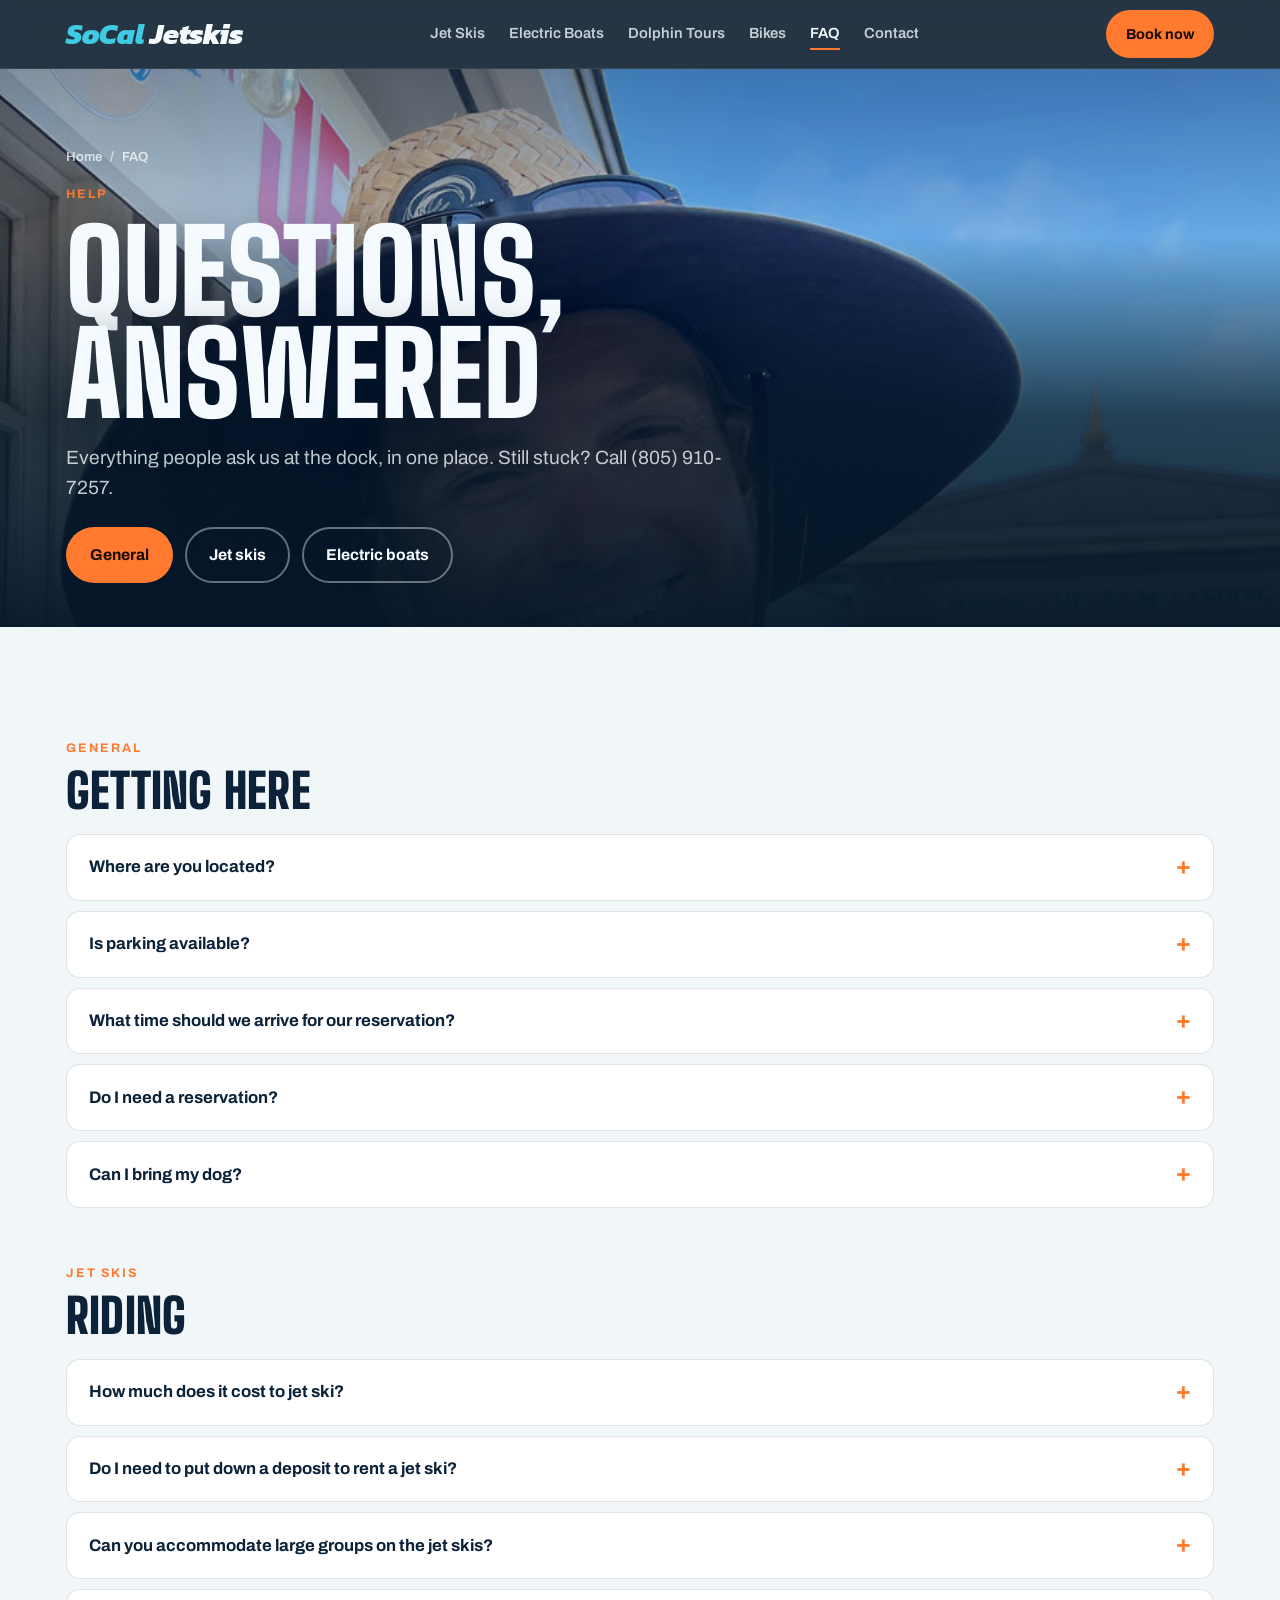
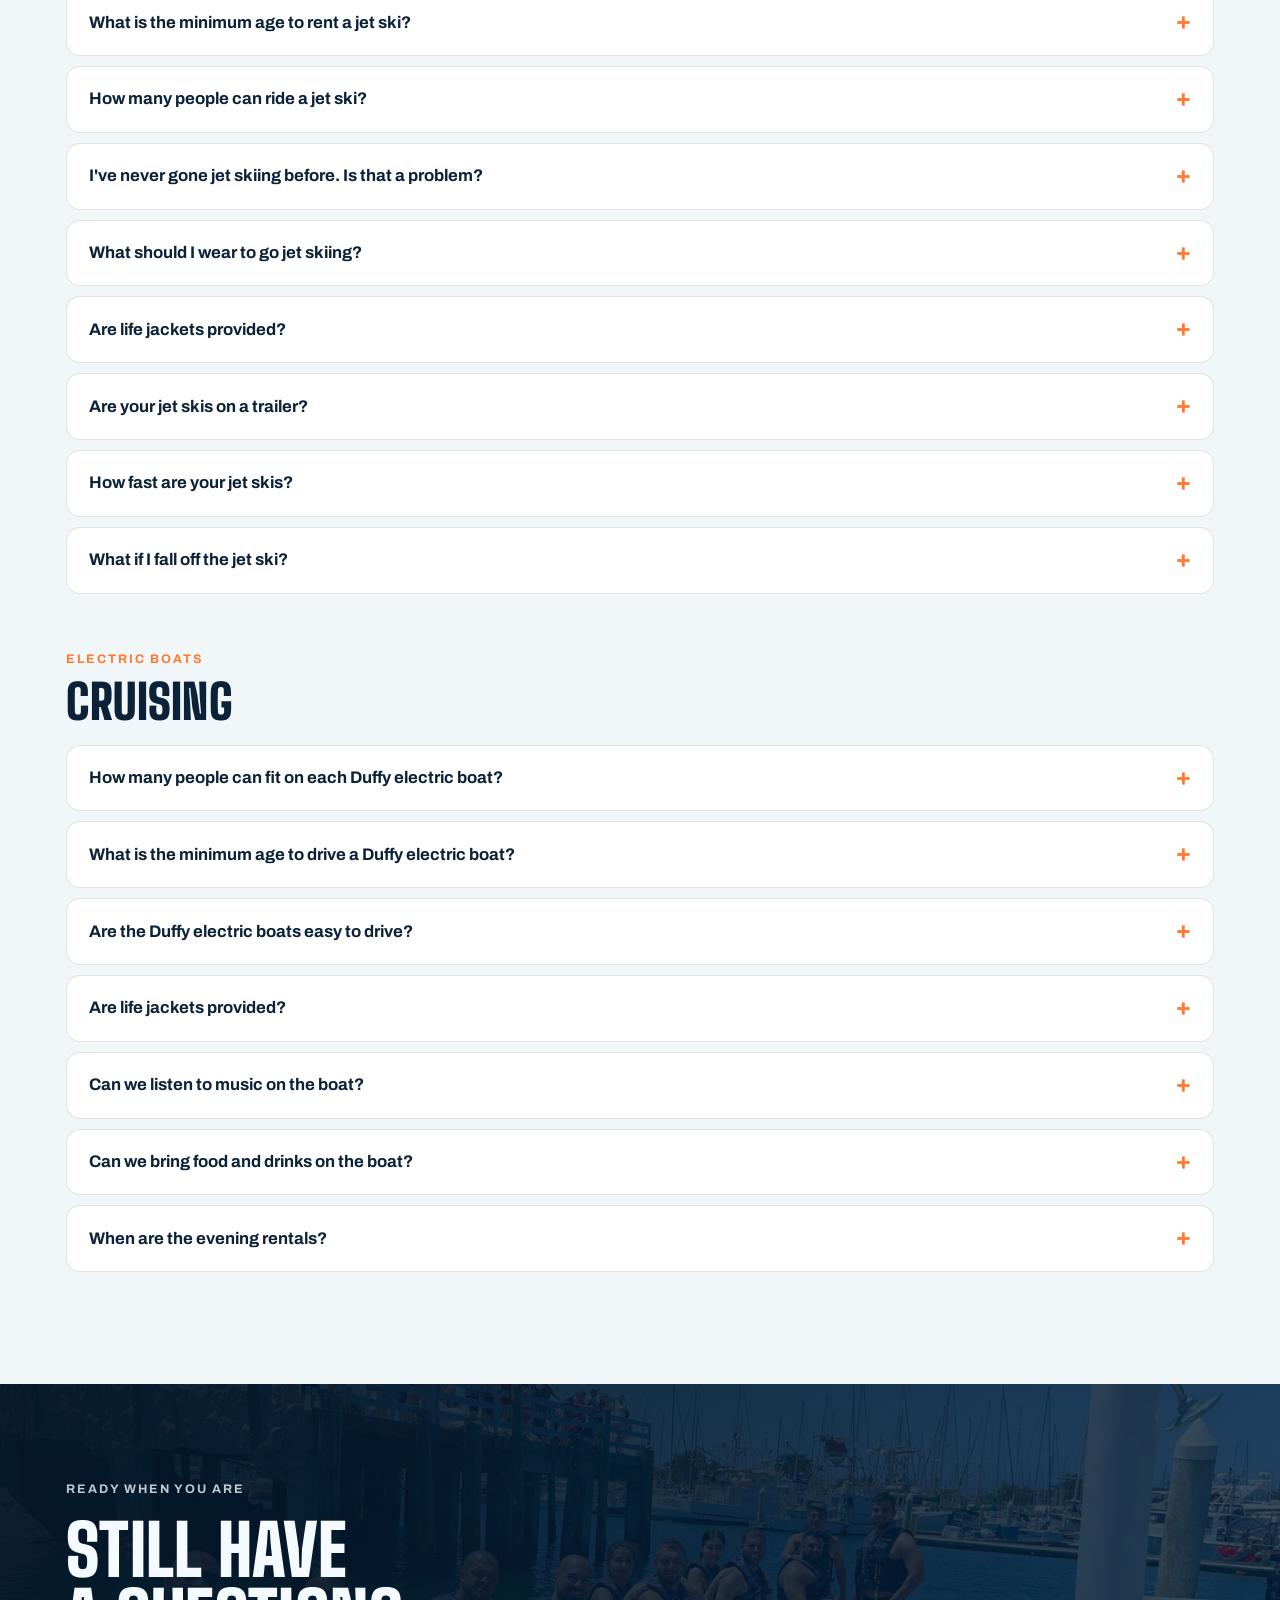
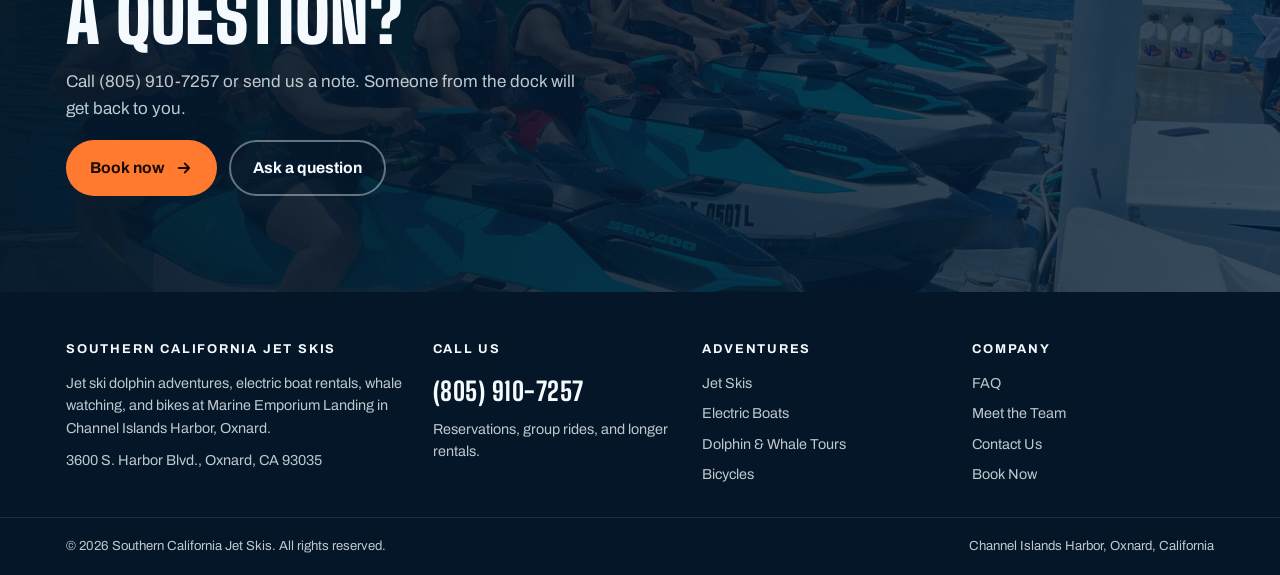
<file: faq.html>
<!doctype html>
<html lang="en">
<head>
<meta charset="utf-8">
<meta name="viewport" content="width=device-width, initial-scale=1, viewport-fit=cover">
<title>FAQ | Southern California Jet Skis</title>
<meta name="description" content="Answers about jet ski rentals, electric boat rentals, deposits, ages, parking, and what to bring at Southern California Jet Skis in Oxnard.">
<link rel="preconnect" href="https://fonts.googleapis.com">
<link rel="stylesheet" href="https://fonts.googleapis.com/css2?family=Big+Shoulders+Display:wght@700;800;900&family=Kanit:ital,wght@1,800&family=Archivo:ital,wght@0,400;0,500;0,600;0,700;1,400&display=swap">
<link rel="stylesheet" href="styles.css">
</head>
<body>
<header class="top">
  <div class="wrap">
    <a class="brand" href="index.html" aria-label="Southern California Jet Skis home">

      <span class="brand-name"><em>SoCal</em> Jetskis</span>
    </a>
    <nav class="nav" aria-label="Main"><a href="jet-skis.html">Jet Skis</a><a href="electric-boats.html">Electric Boats</a><a href="dolphin-adventures.html">Dolphin Tours</a><a href="bicycles.html">Bikes</a><a href="faq.html" aria-current="page">FAQ</a><a href="contact.html">Contact</a></nav>
    <a class="btn btn-sun" href="https://fareharbor.com/embeds/book/southerncaliforniajetskis/?full-items=yes">Book now</a>
    <button class="menu-btn" id="menuBtn" aria-expanded="false" aria-controls="mobileNav" aria-label="Open menu">
      <svg viewBox="0 0 24 24" fill="none" stroke="currentColor" stroke-width="2" stroke-linecap="round"><path d="M4 7h16M4 12h16M4 17h16"/></svg>
    </button>
  </div>
  <div class="mobile-nav" id="mobileNav">
    <div class="wrap"><a href="index.html">Home</a><a href="jet-skis.html">Jet Skis</a><a href="electric-boats.html">Electric Boats</a><a href="dolphin-adventures.html">Dolphin Tours</a><a href="bicycles.html">Bikes</a><a href="faq.html" aria-current="page">FAQ</a><a href="contact.html">Contact</a><a href="https://fareharbor.com/embeds/book/southerncaliforniajetskis/?full-items=yes" style="color: var(--sun)">Book now</a></div>
  </div>
</header>

<main>
<section class="page-hero">
  <img src="img/staff-hat.jpg" alt="" style="object-position:50% 20%">
  <div class="shade"></div>
  <div class="wrap">
    <div class="crumbs"><a href="index.html">Home</a><span>/</span><span>FAQ</span></div>
    <p class="eyebrow">Help</p>
    <h1>Questions, answered</h1>
    <p class="lede">Everything people ask us at the dock, in one place. Still stuck? Call (805) 910-7257.</p>
    <div class="hero-ctas"><a class="btn btn-sun" href="#general">General</a><a class="btn btn-ghost" href="#jet-ski">Jet skis</a><a class="btn btn-ghost" href="#electric-boat">Electric boats</a></div>
  </div>
</section>


<section class="section">
  <div class="wrap" style="display:grid; gap:56px">
    <div class="faq-group" id="general">
      <p class="eyebrow">General</p>
      <h2>Getting here</h2>
      <details class="q"><summary>Where are you located?</summary><div class="a"><p>We're 30 minutes north of Malibu in Channel Islands Harbor, at Marine Emporium Landing. The address is 3600 S. Harbor Blvd., Oxnard, CA 93035. Look for the Boat Rentals kiosk on the water side of the plaza.</p></div></details>
      <details class="q"><summary>Is parking available?</summary><div class="a"><p>Yes, and it's free.</p></div></details>
      <details class="q"><summary>What time should we arrive for our reservation?</summary><div class="a"><p>Please arrive 30 minutes before your reservation time for jet skis, and 10 minutes before for electric boats. That covers waivers, life jackets, and the briefing.</p></div></details>
      <details class="q"><summary>Do I need a reservation?</summary><div class="a"><p>Yes for everything on the water. Bicycles are first come, first served.</p><p><a href="https://fareharbor.com/embeds/book/southerncaliforniajetskis/?full-items=yes">Book online</a> or call (805) 910-7257.</p></div></details>
      <details class="q"><summary>Can I bring my dog?</summary><div class="a"><p>Dogs are welcome on the electric boats. Bring a towel for the seats.</p></div></details>
    </div>

    <div class="faq-group" id="jet-ski">
      <p class="eyebrow">Jet skis</p>
      <h2>Riding</h2>
      <details class="q"><summary>How much does it cost to jet ski?</summary><div class="a"><p>The 60-minute dolphin adventure starts at $155 per jet ski and the 90-minute adventure starts at $226.50, plus harbor fees. Each ski carries a driver and one passenger. For longer rentals, call (805) 910-7257.</p></div></details>
      <details class="q"><summary>Do I need to put down a deposit to rent a jet ski?</summary><div class="a"><p>Yes. We require a $550 damage deposit, cash or card. Cash deposits are returned after your rental. Card deposits can take up to five business days to release.</p></div></details>
      <details class="q"><summary>Can you accommodate large groups on the jet skis?</summary><div class="a"><p>Absolutely. We have up to 12 jet skis available, and each can carry two people. The person driving each jet ski needs to bring their ID and the $550 damage deposit, cash or card.</p></div></details>
      <details class="q"><summary>What is the minimum age to rent a jet ski?</summary><div class="a"><p>You must be at least 18 years old with a driver's license or valid ID to drive. Passengers must be at least 7, and passengers under 18 ride with a parent or guardian. Parents sign a liability waiver for minor passengers.</p></div></details>
      <details class="q"><summary>How many people can ride a jet ski?</summary><div class="a"><p>One driver and one passenger. Only one person operates the jet ski during the rental. Passengers stay passengers.</p></div></details>
      <details class="q"><summary>I've never gone jet skiing before. Is that a problem?</summary><div class="a"><p>Not at all. One of our instructors will show you everything you need to know before you leave the dock, and a guide leads the ride.</p></div></details>
      <details class="q"><summary>What should I wear to go jet skiing?</summary><div class="a"><p>In the summer, a bathing suit or board shorts, and ride barefoot. We have changing facilities on site. Bring a towel and sunscreen. In the cooler months we rent spring suits, known as shorties, for $10 each.</p></div></details>
      <details class="q"><summary>Are life jackets provided?</summary><div class="a"><p>Coast Guard approved life jackets are provided to all riders at no additional cost.</p></div></details>
      <details class="q"><summary>Are your jet skis on a trailer?</summary><div class="a"><p>No. Our jet skis are in the water and ready to go.</p></div></details>
      <details class="q"><summary>How fast are your jet skis?</summary><div class="a"><p>They can reach speeds of up to 45 mph on the open ocean, but we suggest only going as fast as feels safe to you. It's not the speed, it's the journey.</p></div></details>
      <details class="q"><summary>What if I fall off the jet ski?</summary><div class="a"><p>Climb back on from the back of the jet ski. Your life jacket keeps you up, and your guide is right there.</p></div></details>
    </div>

    <div class="faq-group" id="electric-boat">
      <p class="eyebrow">Electric boats</p>
      <h2>Cruising</h2>
      <details class="q"><summary>How many people can fit on each Duffy electric boat?</summary><div class="a"><p>Our boats seat up to 10 people comfortably. The maximum permitted is 12. These numbers apply to passengers of all ages, so kids count.</p></div></details>
      <details class="q"><summary>What is the minimum age to drive a Duffy electric boat?</summary><div class="a"><p>The person signing the rental agreement and operating the boat must be 18 or older, and will need to bring a valid driver's license and a major credit card.</p></div></details>
      <details class="q"><summary>Are the Duffy electric boats easy to drive?</summary><div class="a"><p>As easy as driving a golf cart, with speeds maxing out at 5 mph. We provide a detailed map of Channel Islands Harbor and go over how to drive the boat and where to go before you depart.</p></div></details>
      <details class="q"><summary>Are life jackets provided?</summary><div class="a"><p>US Coast Guard approved life jackets are available for all passengers and are kept underneath the boat's seats. Children 12 and under are legally required to wear one, and we fit them before boarding.</p></div></details>
      <details class="q"><summary>Can we listen to music on the boat?</summary><div class="a"><p>Yes. Tune in to the radio or connect any Bluetooth device to the boat's sound system.</p></div></details>
      <details class="q"><summary>Can we bring food and drinks on the boat?</summary><div class="a"><p>You are welcome to bring any food or beverage. Feel free to bring a cooler, too.</p></div></details>
      <details class="q"><summary>When are the evening rentals?</summary><div class="a"><p>Two-hour sunset cruises run Friday through Sunday from 6 to 8 pm. Reservations are required and they sell out first.</p></div></details>
    </div>
  </div>
</section>

<section class="cta-band">
  <img src="img/jetski-group-dock.jpg" alt="">
  <div class="wrap">
    <p class="eyebrow">Ready when you are</p>
    <h2>Still have a question?</h2>
    <p>Call (805) 910-7257 or send us a note. Someone from the dock will get back to you.</p>
    <div class="hero-ctas"><a class="btn btn-sun" href="https://fareharbor.com/embeds/book/southerncaliforniajetskis/?full-items=yes">Book now <svg viewBox="0 0 24 24" fill="none" stroke="currentColor" stroke-width="2.4" stroke-linecap="round" stroke-linejoin="round"><path d="M5 12h14M13 6l6 6-6 6"/></svg></a><a class="btn btn-ghost" href="contact.html">Ask a question</a></div>
  </div>
</section>


</main>
<footer>
  <div class="wrap">
    <div>
      <h4>Southern California Jet Skis</h4>
      <p>Jet ski dolphin adventures, electric boat rentals, whale watching, and bikes at Marine Emporium Landing in Channel Islands Harbor, Oxnard.</p>
      <p style="margin-top:10px">3600 S. Harbor Blvd., Oxnard, CA 93035</p>
    </div>
    <div>
      <h4>Call us</h4>
      <p class="foot-phone">(805) 910-7257</p>
      <p style="margin-top:6px">Reservations, group rides, and longer rentals.</p>
    </div>
    <div>
      <h4>Adventures</h4>
      <ul>
        <li><a href="jet-skis.html">Jet Skis</a></li>
        <li><a href="electric-boats.html">Electric Boats</a></li>
        <li><a href="dolphin-adventures.html">Dolphin &amp; Whale Tours</a></li>
        <li><a href="bicycles.html">Bicycles</a></li>
      </ul>
    </div>
    <div>
      <h4>Company</h4>
      <ul>
        <li><a href="faq.html">FAQ</a></li>
        <li><a href="team.html">Meet the Team</a></li>
        <li><a href="contact.html">Contact Us</a></li>
        <li><a href="https://fareharbor.com/embeds/book/southerncaliforniajetskis/?full-items=yes">Book Now</a></li>
      </ul>
    </div>
  </div>
  <div class="copy"><div class="wrap"><span>© 2026 Southern California Jet Skis. All rights reserved.</span><span>Channel Islands Harbor, Oxnard, California</span></div></div>
</footer>

<script>
  (function () {
    var btn = document.getElementById('menuBtn');
    var nav = document.getElementById('mobileNav');
    if (btn && nav) {
      btn.addEventListener('click', function () {
        var open = nav.classList.toggle('open');
        btn.setAttribute('aria-expanded', open ? 'true' : 'false');
      });
    }
    var form = document.getElementById('subscribe');
    if (form) form.addEventListener('submit', function (e) {
      e.preventDefault();
      document.getElementById('subNote').hidden = false;
      document.getElementById('email').value = '';
    });
    var cf = document.getElementById('contactForm');
    if (cf) cf.addEventListener('submit', function (e) {
      e.preventDefault();
      document.getElementById('contactThanks').hidden = false;
      cf.reset();
    });
    document.querySelectorAll('[data-copy]').forEach(function (b) {
      b.addEventListener('click', function () {
        var text = b.getAttribute('data-copy');
        var done = function () { b.textContent = 'Copied'; setTimeout(function () { b.textContent = 'Copy'; }, 1500); };
        if (navigator.clipboard && navigator.clipboard.writeText) {
          navigator.clipboard.writeText(text).then(done, function () {
            var r = document.createRange(); r.selectNodeContents(b.previousElementSibling);
            var s = window.getSelection(); s.removeAllRanges(); s.addRange(r);
          });
        }
      });
    });
  })();
</script>

</body>
</html>
</file>
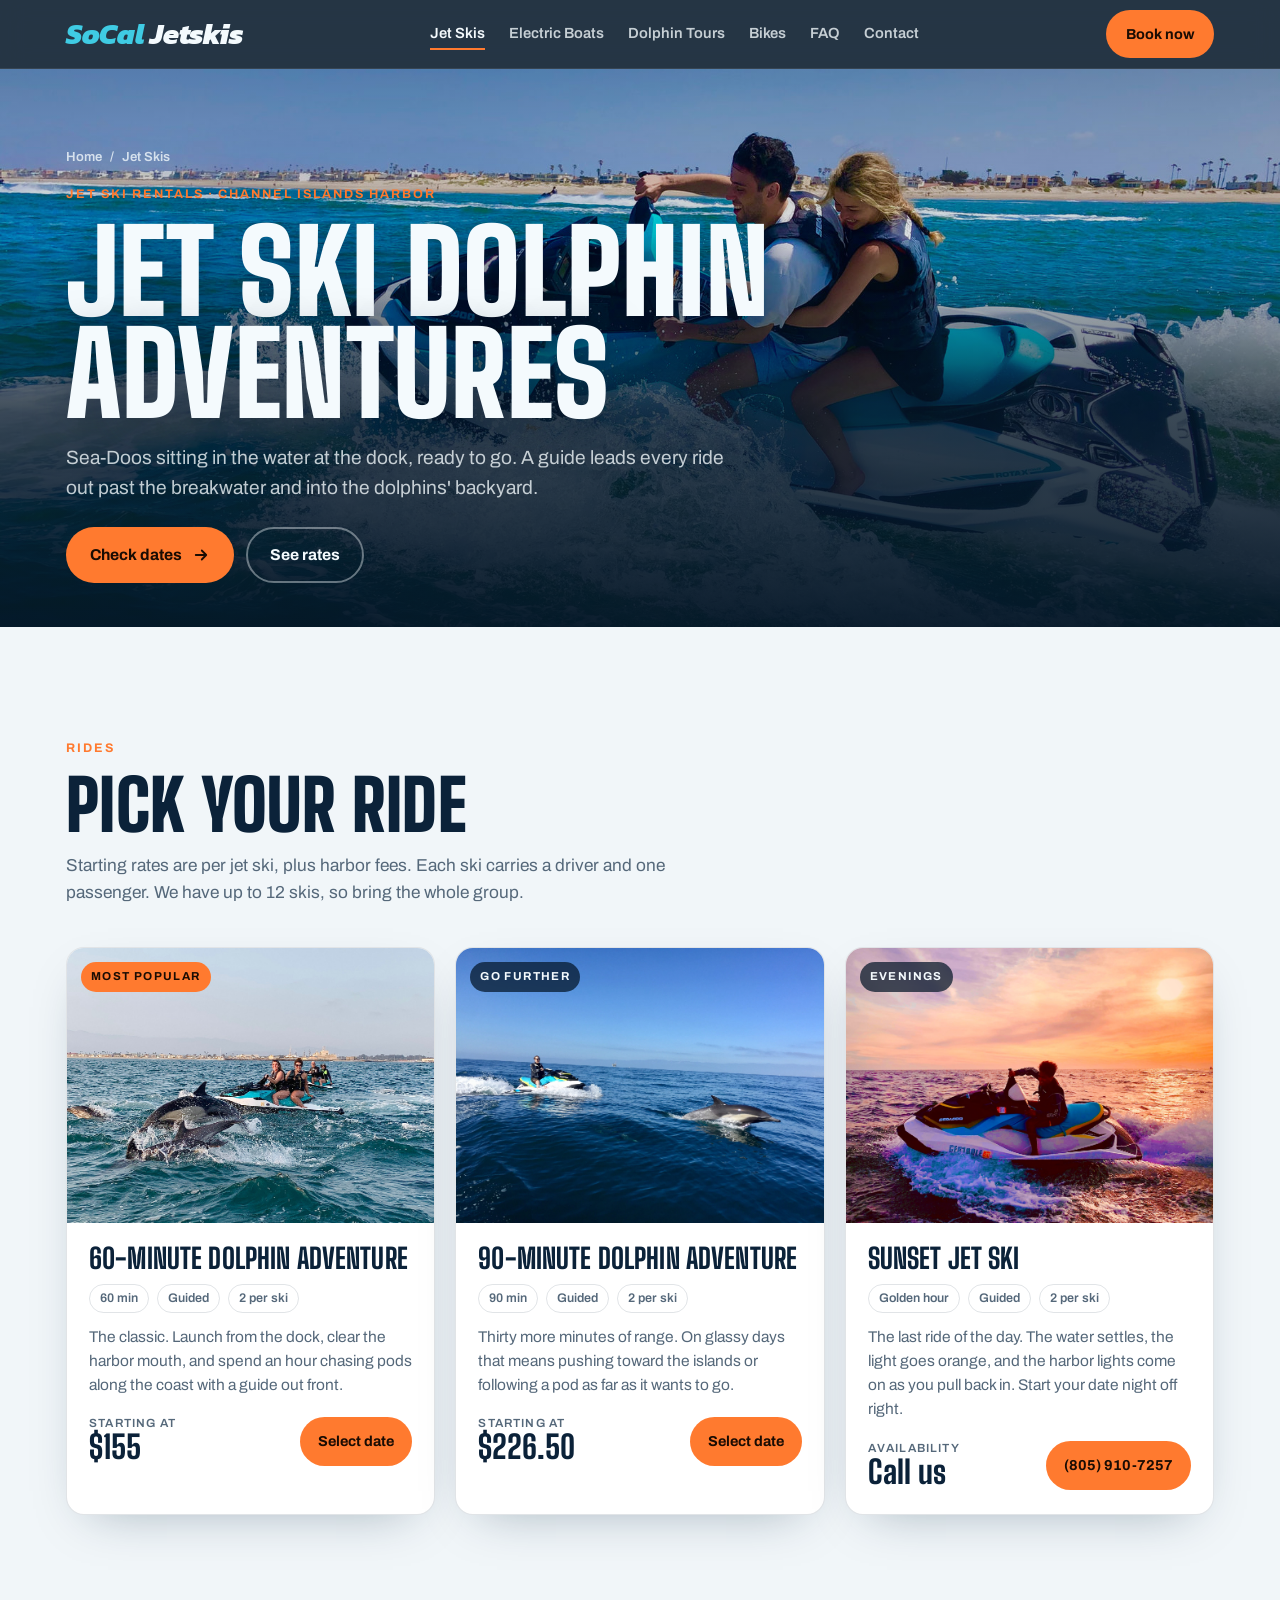
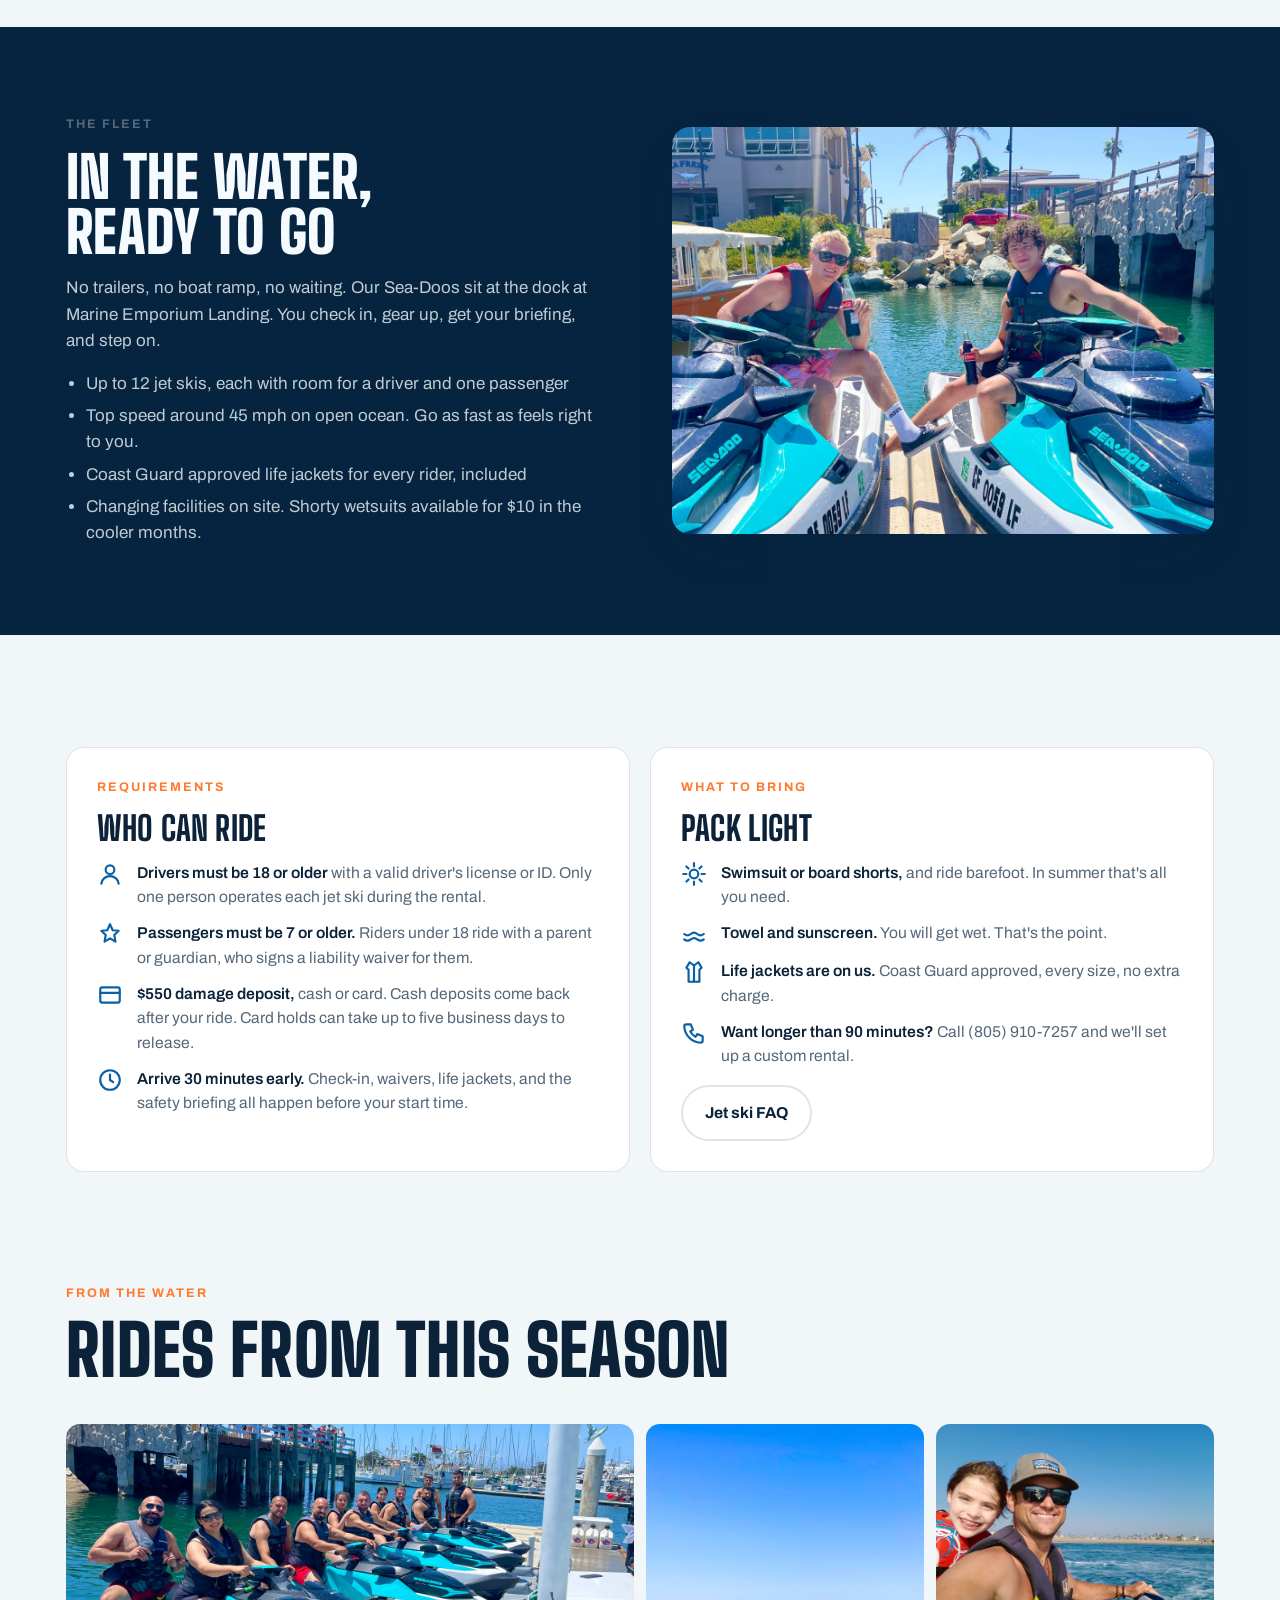
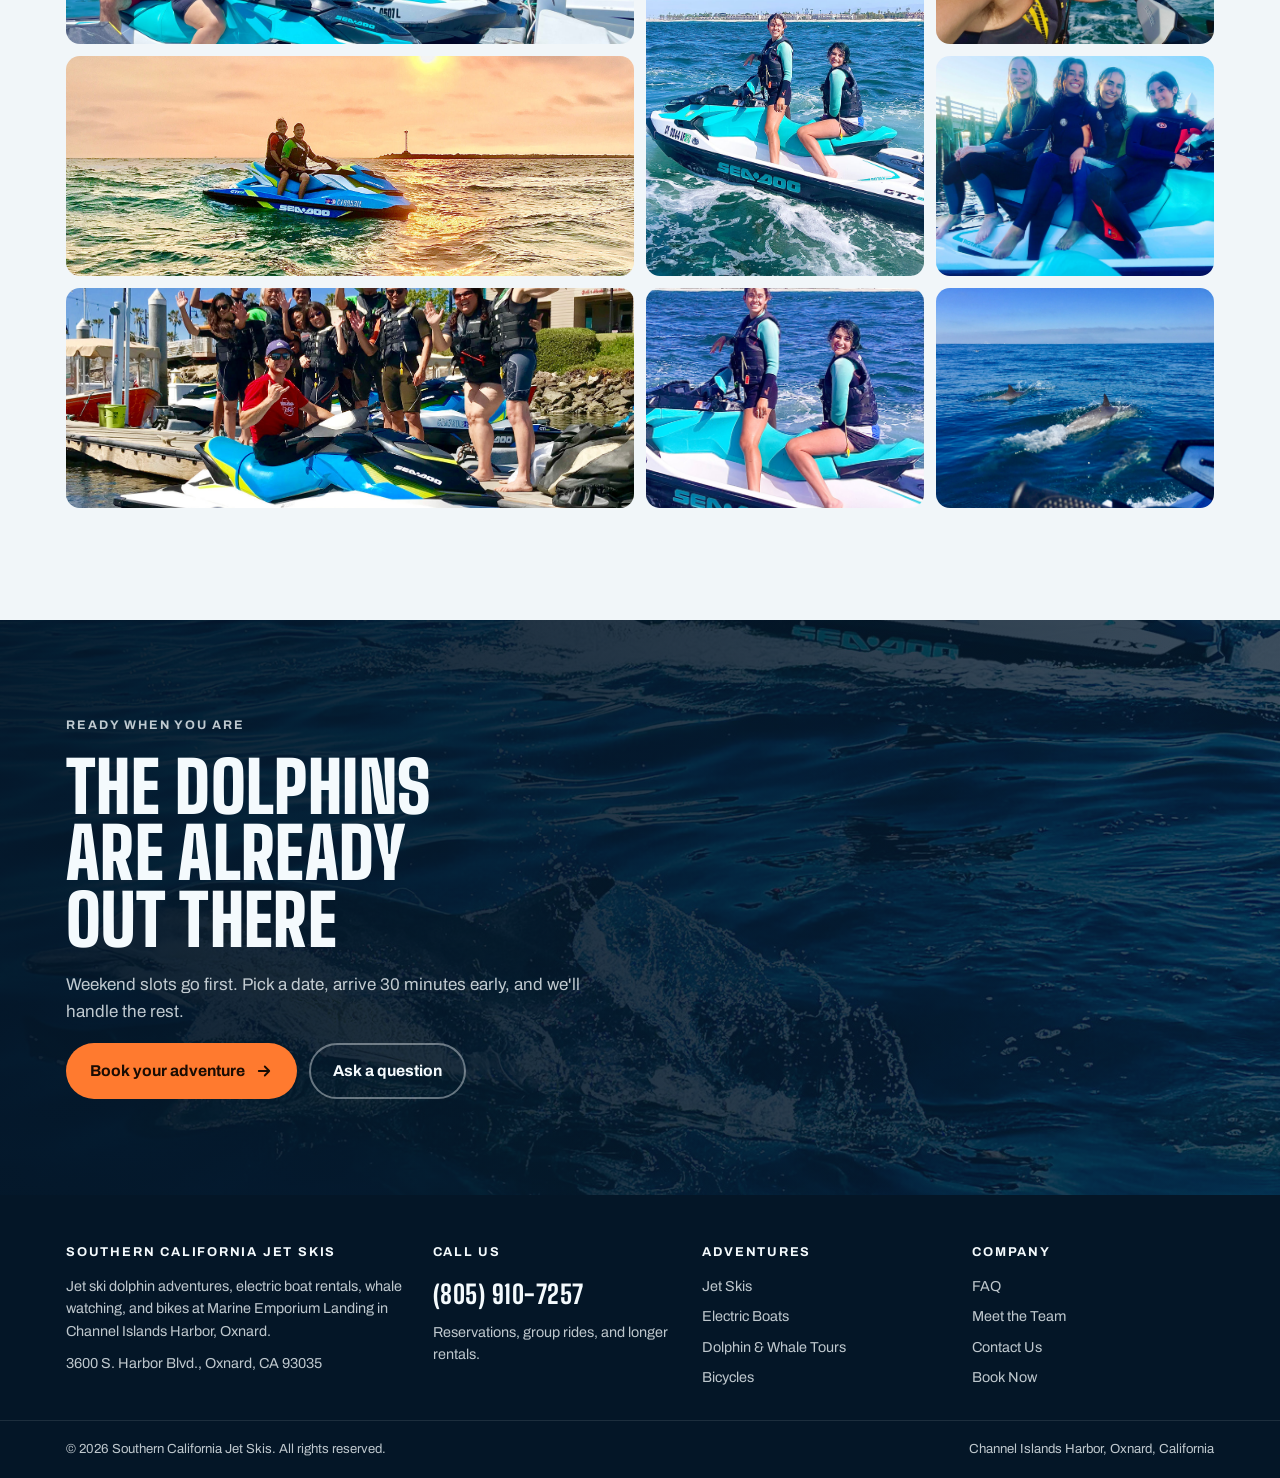
<file: jet-skis.html>
<!doctype html>
<html lang="en">
<head>
<meta charset="utf-8">
<meta name="viewport" content="width=device-width, initial-scale=1, viewport-fit=cover">
<title>Jet Ski Rentals | Southern California Jet Skis</title>
<meta name="description" content="Guided 60 and 90 minute jet ski dolphin adventures from Channel Islands Harbor in Oxnard. Sea-Doo rentals starting at $155.">
<link rel="preconnect" href="https://fonts.googleapis.com">
<link rel="stylesheet" href="https://fonts.googleapis.com/css2?family=Big+Shoulders+Display:wght@700;800;900&family=Kanit:ital,wght@1,800&family=Archivo:ital,wght@0,400;0,500;0,600;0,700;1,400&display=swap">
<link rel="stylesheet" href="styles.css">
</head>
<body>
<header class="top">
  <div class="wrap">
    <a class="brand" href="index.html" aria-label="Southern California Jet Skis home">

      <span class="brand-name"><em>SoCal</em> Jetskis</span>
    </a>
    <nav class="nav" aria-label="Main"><a href="jet-skis.html" aria-current="page">Jet Skis</a><a href="electric-boats.html">Electric Boats</a><a href="dolphin-adventures.html">Dolphin Tours</a><a href="bicycles.html">Bikes</a><a href="faq.html">FAQ</a><a href="contact.html">Contact</a></nav>
    <a class="btn btn-sun" href="https://fareharbor.com/embeds/book/southerncaliforniajetskis/?full-items=yes">Book now</a>
    <button class="menu-btn" id="menuBtn" aria-expanded="false" aria-controls="mobileNav" aria-label="Open menu">
      <svg viewBox="0 0 24 24" fill="none" stroke="currentColor" stroke-width="2" stroke-linecap="round"><path d="M4 7h16M4 12h16M4 17h16"/></svg>
    </button>
  </div>
  <div class="mobile-nav" id="mobileNav">
    <div class="wrap"><a href="index.html">Home</a><a href="jet-skis.html" aria-current="page">Jet Skis</a><a href="electric-boats.html">Electric Boats</a><a href="dolphin-adventures.html">Dolphin Tours</a><a href="bicycles.html">Bikes</a><a href="faq.html">FAQ</a><a href="contact.html">Contact</a><a href="https://fareharbor.com/embeds/book/southerncaliforniajetskis/?full-items=yes" style="color: var(--sun)">Book now</a></div>
  </div>
</header>

<main>
<section class="page-hero">
  <img src="img/jetski-couple-ride.jpg" alt="" style="object-position:60% 40%">
  <div class="shade"></div>
  <div class="wrap">
    <div class="crumbs"><a href="index.html">Home</a><span>/</span><span>Jet Skis</span></div>
    <p class="eyebrow">Jet ski rentals · Channel Islands Harbor</p>
    <h1>Jet ski dolphin adventures</h1>
    <p class="lede">Sea-Doos sitting in the water at the dock, ready to go. A guide leads every ride out past the breakwater and into the dolphins' backyard.</p>
    <div class="hero-ctas"><a class="btn btn-sun" href="https://fareharbor.com/embeds/book/southerncaliforniajetskis/?full-items=yes">Check dates <svg viewBox="0 0 24 24" fill="none" stroke="currentColor" stroke-width="2.4" stroke-linecap="round" stroke-linejoin="round"><path d="M5 12h14M13 6l6 6-6 6"/></svg></a><a class="btn btn-ghost" href="#rates">See rates</a></div>
  </div>
</section>


<section class="section" id="rates">
  <div class="wrap">
    <div class="section-head">
      <p class="eyebrow">Rides</p>
      <h2>Pick your ride</h2>
      <p class="lede">Starting rates are per jet ski, plus harbor fees. Each ski carries a driver and one passenger. We have up to 12 skis, so bring the whole group.</p>
    </div>
    <div class="grid">
      <article class="card">
  <a class="card-art" href="https://fareharbor.com/embeds/book/southerncaliforniajetskis/?full-items=yes"><img src="img/jetski-dolphins-pod.jpg" alt="Two riders on a jet ski with dolphins surfacing in front of them" loading="lazy" style="object-position:50% 50%"><span class="tag hot">Most popular</span></a>
  <div class="card-body">
    <h3>60-minute dolphin adventure</h3>
    <div class="card-meta"><span class="chip">60 min</span><span class="chip">Guided</span><span class="chip">2 per ski</span></div>
    <p>The classic. Launch from the dock, clear the harbor mouth, and spend an hour chasing pods along the coast with a guide out front.</p>
    <div class="card-foot">
      <div class="price"><small>Starting at</small><b>$155</b></div>
      <a class="btn btn-sun" href="https://fareharbor.com/embeds/book/southerncaliforniajetskis/?full-items=yes">Select date</a>
    </div>
  </div>
</article>
      <article class="card">
  <a class="card-art" href="https://fareharbor.com/embeds/book/southerncaliforniajetskis/?full-items=yes"><img src="img/jetski-dolphin-leap.jpg" alt="A dolphin leaping beside a jet ski rider" loading="lazy" style="object-position:50% 50%"><span class="tag">Go further</span></a>
  <div class="card-body">
    <h3>90-minute dolphin adventure</h3>
    <div class="card-meta"><span class="chip">90 min</span><span class="chip">Guided</span><span class="chip">2 per ski</span></div>
    <p>Thirty more minutes of range. On glassy days that means pushing toward the islands or following a pod as far as it wants to go.</p>
    <div class="card-foot">
      <div class="price"><small>Starting at</small><b>$226.50</b></div>
      <a class="btn btn-sun" href="https://fareharbor.com/embeds/book/southerncaliforniajetskis/?full-items=yes">Select date</a>
    </div>
  </div>
</article>
      <article class="card">
  <a class="card-art" href="contact.html"><img src="img/jetski-sunset-solo.jpg" alt="A rider on a jet ski silhouetted against an orange sunset" loading="lazy" style="object-position:50% 50%"><span class="tag">Evenings</span></a>
  <div class="card-body">
    <h3>Sunset jet ski</h3>
    <div class="card-meta"><span class="chip">Golden hour</span><span class="chip">Guided</span><span class="chip">2 per ski</span></div>
    <p>The last ride of the day. The water settles, the light goes orange, and the harbor lights come on as you pull back in. Start your date night off right.</p>
    <div class="card-foot">
      <div class="price"><small>Availability</small><b>Call us</b></div>
      <a class="btn btn-sun" href="contact.html">(805) 910-7257</a>
    </div>
  </div>
</article>
    </div>
  </div>
</section>

<section class="section band" style="padding-top:0; padding-bottom:0">
  <div class="wrap" style="padding-block: clamp(48px, 7vw, 88px)">
    <div class="feature">
      <div class="feature-text">
        <p class="eyebrow">The fleet</p>
        <h2>In the water, ready to go</h2>
        <p style="color:var(--hero-muted)">No trailers, no boat ramp, no waiting. Our Sea-Doos sit at the dock at Marine Emporium Landing. You check in, gear up, get your briefing, and step on.</p>
        <ul style="color:var(--hero-muted)">
          <li>Up to 12 jet skis, each with room for a driver and one passenger</li>
          <li>Top speed around 45 mph on open ocean. Go as fast as feels right to you.</li>
          <li>Coast Guard approved life jackets for every rider, included</li>
          <li>Changing facilities on site. Shorty wetsuits available for $10 in the cooler months.</li>
        </ul>
      </div>
      <div class="feature-photo"><img src="img/jetski-two-guys-dock.jpg" alt="Two riders on Sea-Doo jet skis at the dock in Channel Islands Harbor" loading="lazy"></div>
    </div>
  </div>
</section>

<section class="section">
  <div class="wrap split">
    <div class="panel">
      <p class="eyebrow">Requirements</p>
      <h3>Who can ride</h3>
      <ul class="rules">
        <li><svg viewBox="0 0 24 24" fill="none" stroke="currentColor" stroke-width="2" stroke-linecap="round" stroke-linejoin="round"><circle cx="12" cy="8" r="4"/><path d="M4 21c0-4 4-7 8-7s8 3 8 7"/></svg><div><b>Drivers must be 18 or older</b> with a valid driver's license or ID. Only one person operates each jet ski during the rental.</div></li>
        <li><svg viewBox="0 0 24 24" fill="none" stroke="currentColor" stroke-width="2" stroke-linecap="round" stroke-linejoin="round"><path d="M12 3l2.5 5.5L20 9l-4 4 1 6-5-3-5 3 1-6-4-4 5.5-.5z"/></svg><div><b>Passengers must be 7 or older.</b> Riders under 18 ride with a parent or guardian, who signs a liability waiver for them.</div></li>
        <li><svg viewBox="0 0 24 24" fill="none" stroke="currentColor" stroke-width="2" stroke-linecap="round" stroke-linejoin="round"><rect x="3" y="5" width="18" height="14" rx="2"/><path d="M3 10h18"/></svg><div><b>$550 damage deposit,</b> cash or card. Cash deposits come back after your ride. Card holds can take up to five business days to release.</div></li>
        <li><svg viewBox="0 0 24 24" fill="none" stroke="currentColor" stroke-width="2" stroke-linecap="round" stroke-linejoin="round"><circle cx="12" cy="12" r="9"/><path d="M12 7v5l3 2"/></svg><div><b>Arrive 30 minutes early.</b> Check-in, waivers, life jackets, and the safety briefing all happen before your start time.</div></li>
      </ul>
    </div>
    <div class="panel">
      <p class="eyebrow">What to bring</p>
      <h3>Pack light</h3>
      <ul class="rules">
        <li><svg viewBox="0 0 24 24" fill="none" stroke="currentColor" stroke-width="2" stroke-linecap="round" stroke-linejoin="round"><circle cx="12" cy="12" r="4"/><path d="M12 2v3M12 19v3M2 12h3M19 12h3M5 5l2 2M17 17l2 2M5 19l2-2M17 7l2-2"/></svg><div><b>Swimsuit or board shorts,</b> and ride barefoot. In summer that's all you need.</div></li>
        <li><svg viewBox="0 0 24 24" fill="none" stroke="currentColor" stroke-width="2" stroke-linecap="round" stroke-linejoin="round"><path d="M3 12c2 1.6 4 1.6 6 0s4-1.6 6 0 4 1.6 6 0"/><path d="M3 17c2 1.6 4 1.6 6 0s4-1.6 6 0 4 1.6 6 0"/></svg><div><b>Towel and sunscreen.</b> You will get wet. That's the point.</div></li>
        <li><svg viewBox="0 0 24 24" fill="none" stroke="currentColor" stroke-width="2" stroke-linecap="round" stroke-linejoin="round"><path d="M8 3l4 3 4-3 3 5-2 2v11H7V10L5 8z"/><path d="M12 6v15"/></svg><div><b>Life jackets are on us.</b> Coast Guard approved, every size, no extra charge.</div></li>
        <li><svg viewBox="0 0 24 24" fill="none" stroke="currentColor" stroke-width="2" stroke-linecap="round" stroke-linejoin="round"><path d="M5 4h4l2 5-2.5 1.5a11 11 0 0 0 5 5L15 13l5 2v4a2 2 0 0 1-2 2A16 16 0 0 1 3 6a2 2 0 0 1 2-2z"/></svg><div><b>Want longer than 90 minutes?</b> Call (805) 910-7257 and we'll set up a custom rental.</div></li>
      </ul>
      <a class="btn btn-ink" href="faq.html#jet-ski" style="justify-self:start">Jet ski FAQ</a>
    </div>
  </div>
</section>

<section class="section" style="padding-top:0">
  <div class="wrap">
    <div class="section-head">
      <p class="eyebrow">From the water</p>
      <h2>Rides from this season</h2>
    </div>
    <div class="gallery"><figure class="wide"><img src="img/jetski-group-dock.jpg" alt="A group lined up on jet skis at the dock" loading="lazy"></figure><figure class="tall"><img src="img/jetski-two-riders-seadoo.jpg" alt="Two riders sitting on a Sea-Doo" loading="lazy"></figure><figure class=""><img src="img/dad-daughter-jetski.jpg" alt="A dad and daughter on a jet ski" loading="lazy"></figure><figure class="wide"><img src="img/jetski-sunset-couple.jpg" alt="A couple on a jet ski at sunset" loading="lazy"></figure><figure class=""><img src="img/wetsuit-group-jetski.jpg" alt="Four friends in wetsuits on a jet ski" loading="lazy"></figure><figure class="wide"><img src="img/group-waving-jetskis.jpg" alt="A group waving from jet skis at the dock" loading="lazy"></figure><figure class=""><img src="img/jetski-two-women-square.jpg" alt="Two women on a Sea-Doo" loading="lazy"></figure><figure class=""><img src="img/dolphins-from-jetski.jpg" alt="Dolphins seen from the handlebars of a jet ski" loading="lazy"></figure></div>
  </div>
</section>

<section class="cta-band">
  <img src="img/jetski-dolphins-jump.jpg" alt="">
  <div class="wrap">
    <p class="eyebrow">Ready when you are</p>
    <h2>The dolphins are already out there</h2>
    <p>Weekend slots go first. Pick a date, arrive 30 minutes early, and we'll handle the rest.</p>
    <div class="hero-ctas"><a class="btn btn-sun" href="https://fareharbor.com/embeds/book/southerncaliforniajetskis/?full-items=yes">Book your adventure <svg viewBox="0 0 24 24" fill="none" stroke="currentColor" stroke-width="2.4" stroke-linecap="round" stroke-linejoin="round"><path d="M5 12h14M13 6l6 6-6 6"/></svg></a><a class="btn btn-ghost" href="contact.html">Ask a question</a></div>
  </div>
</section>


</main>
<footer>
  <div class="wrap">
    <div>
      <h4>Southern California Jet Skis</h4>
      <p>Jet ski dolphin adventures, electric boat rentals, whale watching, and bikes at Marine Emporium Landing in Channel Islands Harbor, Oxnard.</p>
      <p style="margin-top:10px">3600 S. Harbor Blvd., Oxnard, CA 93035</p>
    </div>
    <div>
      <h4>Call us</h4>
      <p class="foot-phone">(805) 910-7257</p>
      <p style="margin-top:6px">Reservations, group rides, and longer rentals.</p>
    </div>
    <div>
      <h4>Adventures</h4>
      <ul>
        <li><a href="jet-skis.html">Jet Skis</a></li>
        <li><a href="electric-boats.html">Electric Boats</a></li>
        <li><a href="dolphin-adventures.html">Dolphin &amp; Whale Tours</a></li>
        <li><a href="bicycles.html">Bicycles</a></li>
      </ul>
    </div>
    <div>
      <h4>Company</h4>
      <ul>
        <li><a href="faq.html">FAQ</a></li>
        <li><a href="team.html">Meet the Team</a></li>
        <li><a href="contact.html">Contact Us</a></li>
        <li><a href="https://fareharbor.com/embeds/book/southerncaliforniajetskis/?full-items=yes">Book Now</a></li>
      </ul>
    </div>
  </div>
  <div class="copy"><div class="wrap"><span>© 2026 Southern California Jet Skis. All rights reserved.</span><span>Channel Islands Harbor, Oxnard, California</span></div></div>
</footer>

<script>
  (function () {
    var btn = document.getElementById('menuBtn');
    var nav = document.getElementById('mobileNav');
    if (btn && nav) {
      btn.addEventListener('click', function () {
        var open = nav.classList.toggle('open');
        btn.setAttribute('aria-expanded', open ? 'true' : 'false');
      });
    }
    var form = document.getElementById('subscribe');
    if (form) form.addEventListener('submit', function (e) {
      e.preventDefault();
      document.getElementById('subNote').hidden = false;
      document.getElementById('email').value = '';
    });
    var cf = document.getElementById('contactForm');
    if (cf) cf.addEventListener('submit', function (e) {
      e.preventDefault();
      document.getElementById('contactThanks').hidden = false;
      cf.reset();
    });
    document.querySelectorAll('[data-copy]').forEach(function (b) {
      b.addEventListener('click', function () {
        var text = b.getAttribute('data-copy');
        var done = function () { b.textContent = 'Copied'; setTimeout(function () { b.textContent = 'Copy'; }, 1500); };
        if (navigator.clipboard && navigator.clipboard.writeText) {
          navigator.clipboard.writeText(text).then(done, function () {
            var r = document.createRange(); r.selectNodeContents(b.previousElementSibling);
            var s = window.getSelection(); s.removeAllRanges(); s.addRange(r);
          });
        }
      });
    });
  })();
</script>

</body>
</html>
</file>
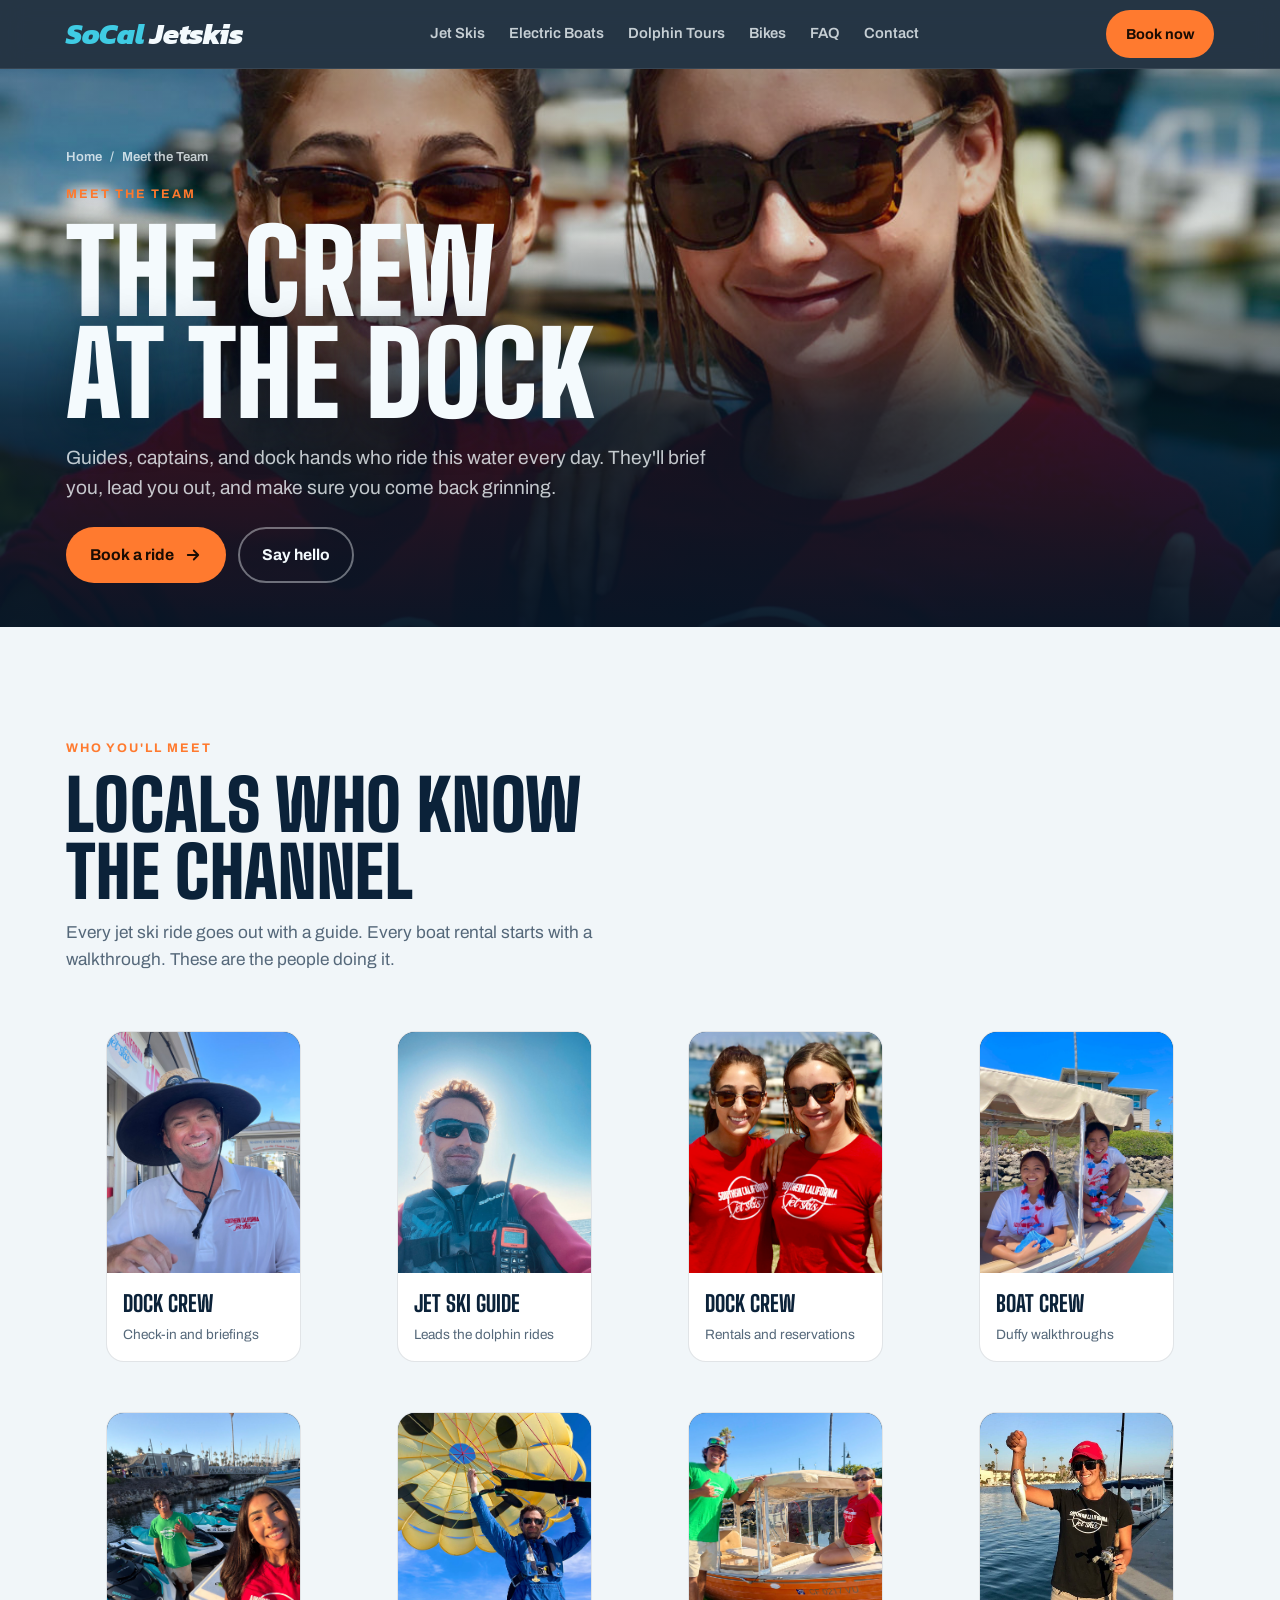
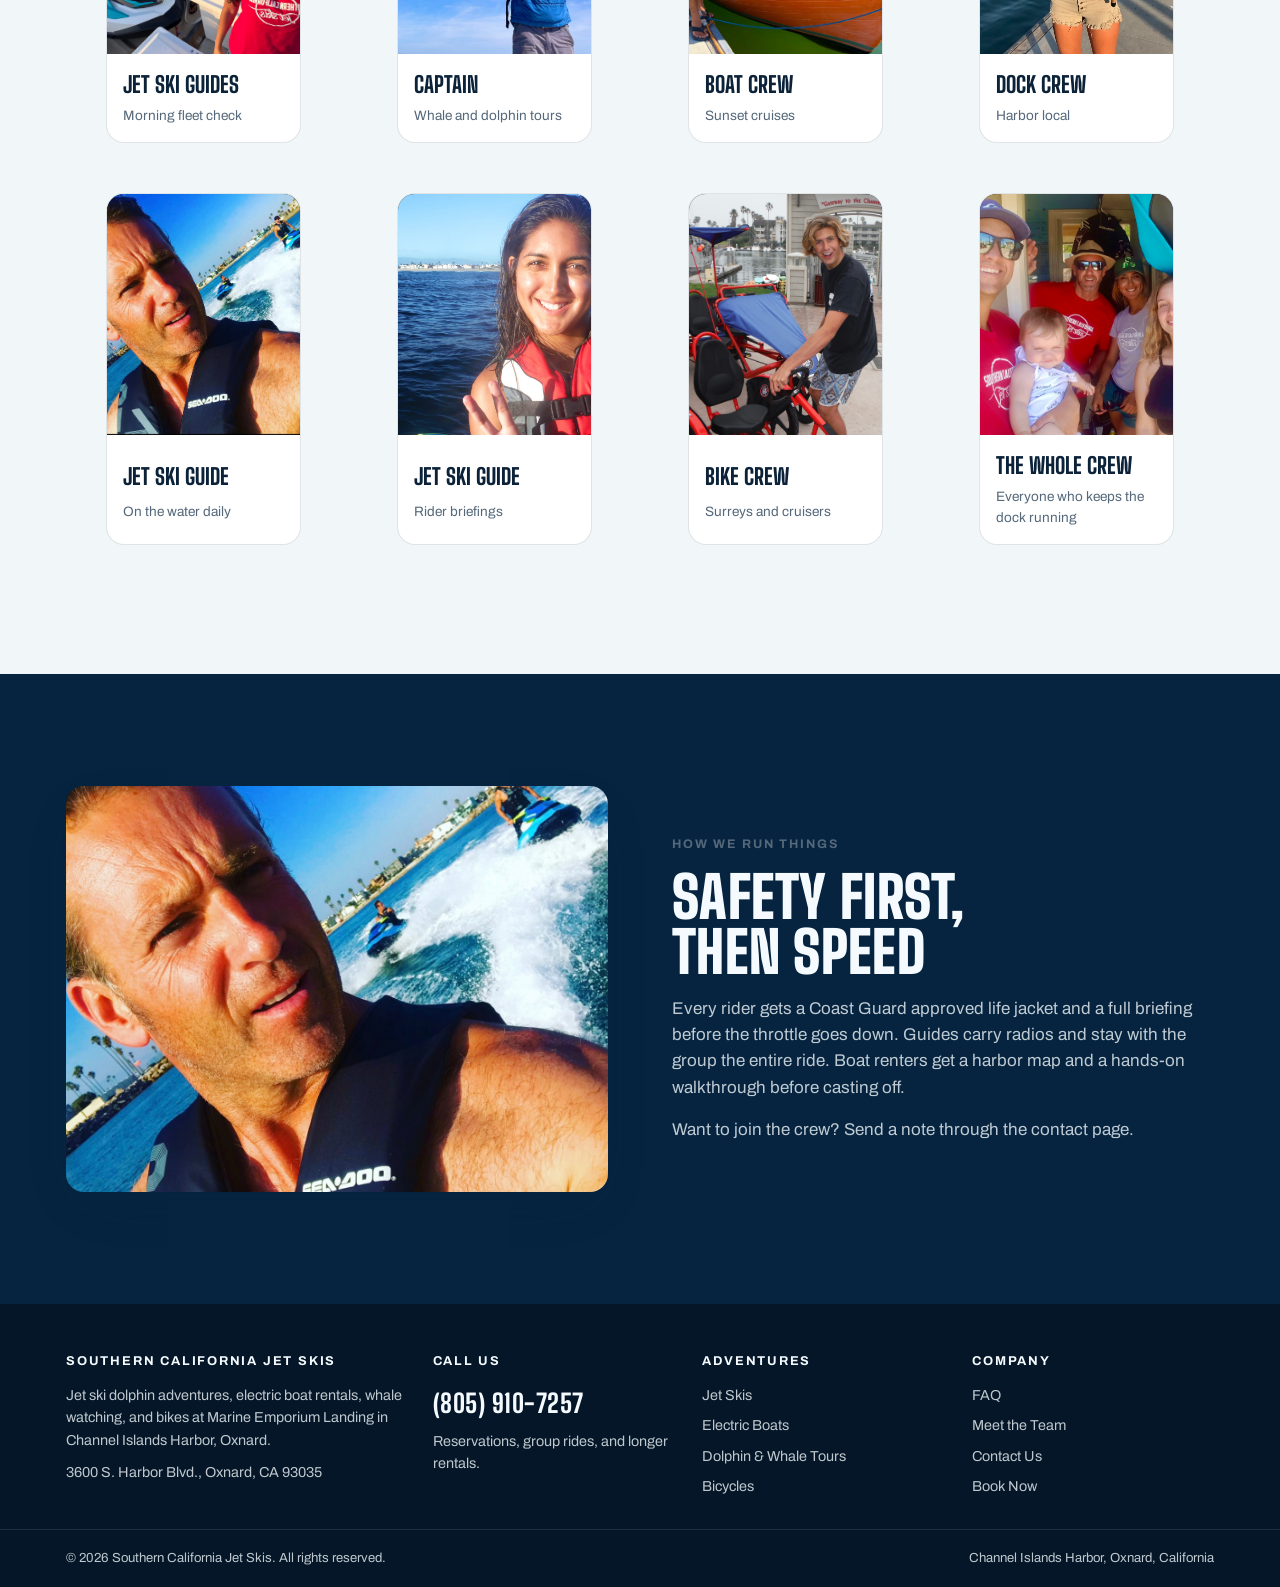
<file: team.html>
<!doctype html>
<html lang="en">
<head>
<meta charset="utf-8">
<meta name="viewport" content="width=device-width, initial-scale=1, viewport-fit=cover">
<title>Meet the Team | Southern California Jet Skis</title>
<meta name="description" content="The guides, captains, and dock crew behind Southern California Jet Skis in Channel Islands Harbor.">
<link rel="preconnect" href="https://fonts.googleapis.com">
<link rel="stylesheet" href="https://fonts.googleapis.com/css2?family=Big+Shoulders+Display:wght@700;800;900&family=Kanit:ital,wght@1,800&family=Archivo:ital,wght@0,400;0,500;0,600;0,700;1,400&display=swap">
<link rel="stylesheet" href="styles.css">
</head>
<body>
<header class="top">
  <div class="wrap">
    <a class="brand" href="index.html" aria-label="Southern California Jet Skis home">

      <span class="brand-name"><em>SoCal</em> Jetskis</span>
    </a>
    <nav class="nav" aria-label="Main"><a href="jet-skis.html">Jet Skis</a><a href="electric-boats.html">Electric Boats</a><a href="dolphin-adventures.html">Dolphin Tours</a><a href="bicycles.html">Bikes</a><a href="faq.html">FAQ</a><a href="contact.html">Contact</a></nav>
    <a class="btn btn-sun" href="https://fareharbor.com/embeds/book/southerncaliforniajetskis/?full-items=yes">Book now</a>
    <button class="menu-btn" id="menuBtn" aria-expanded="false" aria-controls="mobileNav" aria-label="Open menu">
      <svg viewBox="0 0 24 24" fill="none" stroke="currentColor" stroke-width="2" stroke-linecap="round"><path d="M4 7h16M4 12h16M4 17h16"/></svg>
    </button>
  </div>
  <div class="mobile-nav" id="mobileNav">
    <div class="wrap"><a href="index.html">Home</a><a href="jet-skis.html">Jet Skis</a><a href="electric-boats.html">Electric Boats</a><a href="dolphin-adventures.html">Dolphin Tours</a><a href="bicycles.html">Bikes</a><a href="faq.html">FAQ</a><a href="contact.html">Contact</a><a href="https://fareharbor.com/embeds/book/southerncaliforniajetskis/?full-items=yes" style="color: var(--sun)">Book now</a></div>
  </div>
</header>

<main>
<section class="page-hero">
  <img src="img/staff-red-shirts.jpg" alt="" style="object-position:50% 30%">
  <div class="shade"></div>
  <div class="wrap">
    <div class="crumbs"><a href="index.html">Home</a><span>/</span><span>Meet the Team</span></div>
    <p class="eyebrow">Meet the team</p>
    <h1>The crew at the dock</h1>
    <p class="lede">Guides, captains, and dock hands who ride this water every day. They'll brief you, lead you out, and make sure you come back grinning.</p>
    <div class="hero-ctas"><a class="btn btn-sun" href="https://fareharbor.com/embeds/book/southerncaliforniajetskis/?full-items=yes">Book a ride <svg viewBox="0 0 24 24" fill="none" stroke="currentColor" stroke-width="2.4" stroke-linecap="round" stroke-linejoin="round"><path d="M5 12h14M13 6l6 6-6 6"/></svg></a><a class="btn btn-ghost" href="contact.html">Say hello</a></div>
  </div>
</section>


<section class="section">
  <div class="wrap">
    <div class="section-head">
      <p class="eyebrow">Who you'll meet</p>
      <h2>Locals who know the channel</h2>
      <p class="lede">Every jet ski ride goes out with a guide. Every boat rental starts with a walkthrough. These are the people doing it.</p>
    </div>
    <div class="team">
      <figure class="member"><div class="ph"><img src="img/staff-hat.jpg" alt="Dock crew" loading="lazy"></div><figcaption><b>Dock crew</b><span>Check-in and briefings</span></figcaption></figure><figure class="member"><div class="ph"><img src="img/guide-radio.jpg" alt="Jet ski guide" loading="lazy"></div><figcaption><b>Jet ski guide</b><span>Leads the dolphin rides</span></figcaption></figure><figure class="member"><div class="ph"><img src="img/staff-red-shirts.jpg" alt="Dock crew" loading="lazy"></div><figcaption><b>Dock crew</b><span>Rentals and reservations</span></figcaption></figure><figure class="member"><div class="ph"><img src="img/staff-duffy-two.jpg" alt="Boat crew" loading="lazy"></div><figcaption><b>Boat crew</b><span>Duffy walkthroughs</span></figcaption></figure><figure class="member"><div class="ph"><img src="img/staff-selfie-jetskis.jpg" alt="Jet ski guides" loading="lazy"></div><figcaption><b>Jet ski guides</b><span>Morning fleet check</span></figcaption></figure><figure class="member"><div class="ph"><img src="img/staff-parasail.jpg" alt="Captain" loading="lazy"></div><figcaption><b>Captain</b><span>Whale and dolphin tours</span></figcaption></figure><figure class="member"><div class="ph"><img src="img/staff-with-duffy.jpg" alt="Boat crew" loading="lazy"></div><figcaption><b>Boat crew</b><span>Sunset cruises</span></figcaption></figure><figure class="member"><div class="ph"><img src="img/staff-fish.jpg" alt="Dock crew" loading="lazy"></div><figcaption><b>Dock crew</b><span>Harbor local</span></figcaption></figure><figure class="member"><div class="ph"><img src="img/staff-selfie-water.jpg" alt="Jet ski guide" loading="lazy"></div><figcaption><b>Jet ski guide</b><span>On the water daily</span></figcaption></figure><figure class="member"><div class="ph"><img src="img/rider-lifejacket-water.jpg" alt="Jet ski guide" loading="lazy"></div><figcaption><b>Jet ski guide</b><span>Rider briefings</span></figcaption></figure><figure class="member"><div class="ph"><img src="img/staff-surrey.jpg" alt="Bike crew" loading="lazy"></div><figcaption><b>Bike crew</b><span>Surreys and cruisers</span></figcaption></figure><figure class="member"><div class="ph"><img src="img/staff-selfie-baby.jpg" alt="The whole crew" loading="lazy"></div><figcaption><b>The whole crew</b><span>Everyone who keeps the dock running</span></figcaption></figure>
    </div>
  </div>
</section>

<section class="section band">
  <div class="wrap">
    <div class="feature">
      <div class="feature-photo"><img src="img/staff-selfie-water.jpg" alt="A guide on the water with jet skis behind" loading="lazy"></div>
      <div class="feature-text">
        <p class="eyebrow">How we run things</p>
        <h2>Safety first, then speed</h2>
        <p style="color:var(--hero-muted)">Every rider gets a Coast Guard approved life jacket and a full briefing before the throttle goes down. Guides carry radios and stay with the group the entire ride. Boat renters get a harbor map and a hands-on walkthrough before casting off.</p>
        <p style="color:var(--hero-muted)">Want to join the crew? Send a note through the contact page.</p>
      </div>
    </div>
  </div>
</section>

</main>
<footer>
  <div class="wrap">
    <div>
      <h4>Southern California Jet Skis</h4>
      <p>Jet ski dolphin adventures, electric boat rentals, whale watching, and bikes at Marine Emporium Landing in Channel Islands Harbor, Oxnard.</p>
      <p style="margin-top:10px">3600 S. Harbor Blvd., Oxnard, CA 93035</p>
    </div>
    <div>
      <h4>Call us</h4>
      <p class="foot-phone">(805) 910-7257</p>
      <p style="margin-top:6px">Reservations, group rides, and longer rentals.</p>
    </div>
    <div>
      <h4>Adventures</h4>
      <ul>
        <li><a href="jet-skis.html">Jet Skis</a></li>
        <li><a href="electric-boats.html">Electric Boats</a></li>
        <li><a href="dolphin-adventures.html">Dolphin &amp; Whale Tours</a></li>
        <li><a href="bicycles.html">Bicycles</a></li>
      </ul>
    </div>
    <div>
      <h4>Company</h4>
      <ul>
        <li><a href="faq.html">FAQ</a></li>
        <li><a href="team.html">Meet the Team</a></li>
        <li><a href="contact.html">Contact Us</a></li>
        <li><a href="https://fareharbor.com/embeds/book/southerncaliforniajetskis/?full-items=yes">Book Now</a></li>
      </ul>
    </div>
  </div>
  <div class="copy"><div class="wrap"><span>© 2026 Southern California Jet Skis. All rights reserved.</span><span>Channel Islands Harbor, Oxnard, California</span></div></div>
</footer>

<script>
  (function () {
    var btn = document.getElementById('menuBtn');
    var nav = document.getElementById('mobileNav');
    if (btn && nav) {
      btn.addEventListener('click', function () {
        var open = nav.classList.toggle('open');
        btn.setAttribute('aria-expanded', open ? 'true' : 'false');
      });
    }
    var form = document.getElementById('subscribe');
    if (form) form.addEventListener('submit', function (e) {
      e.preventDefault();
      document.getElementById('subNote').hidden = false;
      document.getElementById('email').value = '';
    });
    var cf = document.getElementById('contactForm');
    if (cf) cf.addEventListener('submit', function (e) {
      e.preventDefault();
      document.getElementById('contactThanks').hidden = false;
      cf.reset();
    });
    document.querySelectorAll('[data-copy]').forEach(function (b) {
      b.addEventListener('click', function () {
        var text = b.getAttribute('data-copy');
        var done = function () { b.textContent = 'Copied'; setTimeout(function () { b.textContent = 'Copy'; }, 1500); };
        if (navigator.clipboard && navigator.clipboard.writeText) {
          navigator.clipboard.writeText(text).then(done, function () {
            var r = document.createRange(); r.selectNodeContents(b.previousElementSibling);
            var s = window.getSelection(); s.removeAllRanges(); s.addRange(r);
          });
        }
      });
    });
  })();
</script>

</body>
</html>
</file>
<file: styles.css>
/* Southern California Jet Skis — shared styles
   Layout concept: a dark ocean opener, then light "deck" sections with wide cards; one sunset accent carries every call to action. */
:root {
  --bg: #F1F6F9;
  --bg-2: #E3EDF3;
  --card: #FFFFFF;
  --ink: #0B2239;
  --muted: #55687A;
  --line: rgba(11, 34, 57, 0.12);
  --ocean: #0B5FA5;
  --ocean-deep: #06243F;
  --ocean-night: #041627;
  --surf: #3FCBE3;
  --sun: #FF7A2F;
  --sun-ink: #1A0C03;
  --hero-fg: #F4FAFD;
  --hero-muted: rgba(244, 250, 253, 0.78);
  --display: "Big Shoulders Display", "Arial Narrow", Impact, sans-serif;
  --body: "Archivo", "Helvetica Neue", Arial, sans-serif;
  --radius: 18px;
  --shadow: 0 18px 50px -24px rgba(6, 36, 63, 0.35);
}
@media (prefers-color-scheme: dark) {
  :root:not([data-theme="light"]) {
    --bg: #071A2C; --bg-2: #0A2238; --card: #0E2A44; --ink: #E8F1F7; --muted: #9FB4C6;
    --line: rgba(232, 241, 247, 0.14); --ocean: #3A97E6; --ocean-deep: #041627; --ocean-night: #020C17;
    --surf: #4FD6EC; --sun: #FF8F4D; --shadow: 0 18px 50px -24px rgba(0, 0, 0, 0.7);
    color-scheme: dark;
  }
}
:root[data-theme="dark"] {
  --bg: #071A2C; --bg-2: #0A2238; --card: #0E2A44; --ink: #E8F1F7; --muted: #9FB4C6;
  --line: rgba(232, 241, 247, 0.14); --ocean: #3A97E6; --ocean-deep: #041627; --ocean-night: #020C17;
  --surf: #4FD6EC; --sun: #FF8F4D; --shadow: 0 18px 50px -24px rgba(0, 0, 0, 0.7);
  color-scheme: dark;
}

* { box-sizing: border-box; }
html { scroll-behavior: smooth; }
body {
  margin: 0; background: var(--bg); color: var(--ink);
  font-family: var(--body); font-size: 17px; line-height: 1.55;
  -webkit-font-smoothing: antialiased;
}
body::before { content: ""; position: fixed; inset: 0 0 auto; height: env(safe-area-inset-top, 0px); z-index: 10; background: var(--ocean-night); }
a { color: inherit; }
img, svg { max-width: 100%; }
img { display: block; }
h1, h2, h3 { font-family: var(--display); line-height: 0.95; margin: 0; text-wrap: balance; letter-spacing: 0.005em; }
h2 { font-size: clamp(2.6rem, 6vw, 4.4rem); font-weight: 900; text-transform: uppercase; }
h3 { font-size: 1.9rem; font-weight: 800; text-transform: uppercase; }
p { margin: 0; }
.wrap { max-width: 1180px; margin-inline: auto; padding-left: max(16px, env(safe-area-inset-left, 0px)); padding-right: max(16px, env(safe-area-inset-right, 0px)); }
.eyebrow { font-family: var(--body); font-size: 0.78rem; font-weight: 700; letter-spacing: 0.16em; text-transform: uppercase; color: var(--sun); }
.lede { color: var(--muted); max-width: 60ch; font-size: 1.08rem; }
.section { padding-block: clamp(64px, 9vw, 112px); }
.section-head { display: grid; gap: 14px; margin-bottom: 40px; max-width: 760px; }
.btn {
  display: inline-flex; align-items: center; gap: 10px; padding: 14px 22px; border-radius: 999px;
  font-weight: 700; font-size: 0.98rem; text-decoration: none; border: 2px solid transparent;
  transition: transform .15s ease, background .15s ease, border-color .15s ease; white-space: nowrap; cursor: pointer; font-family: inherit;
}
.btn:hover { transform: translateY(-1px); }
.btn:focus-visible, a:focus-visible, button:focus-visible, input:focus-visible, textarea:focus-visible, summary:focus-visible { outline: 3px solid var(--surf); outline-offset: 3px; }
.btn-sun { background: var(--sun); color: var(--sun-ink); }
.btn-sun:hover { background: #FF8D4D; }
.btn-ghost { border-color: rgba(244, 250, 253, 0.4); color: var(--hero-fg); }
.btn-ghost:hover { border-color: var(--hero-fg); }
.btn-ink { border-color: var(--line); color: var(--ink); background: transparent; }
.btn-ink:hover { border-color: var(--ink); }
.btn svg { width: 18px; height: 18px; }

/* ---------- Header ---------- */
.top {
  position: sticky; top: env(safe-area-inset-top, 0px); z-index: 9;
  background: color-mix(in srgb, var(--ocean-night) 86%, transparent);
  backdrop-filter: blur(14px); -webkit-backdrop-filter: blur(14px);
  color: var(--hero-fg); border-bottom: 1px solid rgba(244,250,253,0.08);
}
.top > .wrap { display: flex; align-items: center; justify-content: space-between; gap: 20px; height: 68px; }
.brand { display: flex; align-items: center; gap: 10px; text-decoration: none; }
.brand-name { font-family: "Kanit", var(--display); font-style: italic; font-weight: 800; font-size: 1.8rem; letter-spacing: -0.01em; line-height: 1; white-space: nowrap; }
.brand-name em { font-style: italic; color: var(--surf); }
.nav { display: flex; gap: 24px; font-weight: 600; font-size: 0.92rem; }
.nav a { text-decoration: none; color: var(--hero-muted); padding-block: 4px; border-bottom: 2px solid transparent; }
.nav a:hover { color: var(--hero-fg); }
.nav a[aria-current="page"] { color: var(--hero-fg); border-bottom-color: var(--sun); }
.top .btn { padding: 11px 18px; font-size: 0.9rem; }
.menu-btn { display: none; background: none; border: 1px solid rgba(244,250,253,0.3); color: var(--hero-fg); border-radius: 10px; padding: 8px 10px; cursor: pointer; }
.menu-btn svg { width: 22px; height: 22px; display: block; }
.mobile-nav { display: none; background: var(--ocean-night); color: var(--hero-fg); border-bottom: 1px solid rgba(244,250,253,0.08); }
.mobile-nav .wrap { display: grid; gap: 4px; padding-block: 10px 16px; }
.mobile-nav a { text-decoration: none; padding: 10px 4px; font-weight: 600; border-bottom: 1px solid rgba(244,250,253,0.08); }
.mobile-nav a[aria-current="page"] { color: var(--surf); }
.mobile-nav.open { display: block; }
@media (max-width: 960px) {
  .nav, .top .btn-sun { display: none; }
  .menu-btn { display: block; }
}

/* ---------- Home hero ---------- */
.hero {
  position: relative; overflow: hidden; color: var(--hero-fg);
  background: var(--ocean-night);
}
.hero .hero-photo { position: absolute; inset: 0; width: 100%; height: 100%; object-fit: cover; object-position: 62% 50%; }
.hero .hero-shade { position: absolute; inset: 0; background: linear-gradient(90deg, rgba(4,22,39,0.88) 0%, rgba(4,22,39,0.55) 42%, rgba(4,22,39,0.05) 78%), linear-gradient(180deg, rgba(4,22,39,0.15) 0%, rgba(4,22,39,0.0) 40%, rgba(4,22,39,0.8) 100%); }
.hero canvas { position: absolute; inset: 0; width: 100%; height: 100%; display: block; opacity: 0.8; }
.hero .wrap { position: relative; display: grid; gap: 28px; padding-block: clamp(72px, 11vw, 140px) clamp(56px, 8vw, 96px); }
.hero h1 {
  font-size: clamp(4.2rem, 13vw, 11rem); font-weight: 900; text-transform: uppercase;
  line-height: 0.86; max-width: 10ch; text-shadow: 0 10px 40px rgba(4,22,39,0.5);
}
.hero h1 em { font-style: normal; color: var(--surf); }
.hero-sub { display: grid; gap: 22px; max-width: 620px; }
.hero-sub p { font-size: clamp(1.05rem, 1.6vw, 1.3rem); color: var(--hero-muted); line-height: 1.5; }
.hero-sub p strong { color: var(--hero-fg); font-weight: 600; }
.hero-ctas { display: flex; flex-wrap: wrap; gap: 12px; }
.facts {
  display: grid; grid-template-columns: repeat(4, 1fr); gap: 1px; margin-top: 24px;
  background: rgba(244,250,253,0.14); border: 1px solid rgba(244,250,253,0.14); border-radius: 14px; overflow: hidden;
  backdrop-filter: blur(8px); -webkit-backdrop-filter: blur(8px);
}
.fact { background: rgba(4, 22, 39, 0.62); padding: 18px 20px; display: grid; gap: 4px; min-width: 0; }
.fact b { font-family: var(--display); font-size: 2rem; font-weight: 800; line-height: 1; color: var(--surf); font-variant-numeric: tabular-nums; }
.fact span { font-size: 0.85rem; color: var(--hero-muted); }
@media (max-width: 720px) { .facts { grid-template-columns: repeat(2, 1fr); } }

/* ---------- Inner page hero ---------- */
.page-hero { position: relative; overflow: hidden; color: var(--hero-fg); background: var(--ocean-night); min-height: clamp(420px, 62vh, 680px); display: grid; align-items: end; }
.page-hero img { position: absolute; inset: 0; width: 100%; height: 100%; object-fit: cover; }
.page-hero .shade { position: absolute; inset: 0; background: linear-gradient(180deg, rgba(4,22,39,0.35) 0%, rgba(4,22,39,0.12) 30%, rgba(4,22,39,0.78) 62%, rgba(4,22,39,0.96) 100%); }
.page-hero .wrap { position: relative; display: grid; gap: 18px; padding-block: 56px 44px; max-width: 1180px; width: 100%; }
.page-hero h1 { font-size: clamp(3.2rem, 9vw, 7.5rem); font-weight: 900; text-transform: uppercase; line-height: 0.88; max-width: 14ch; text-shadow: 0 10px 40px rgba(4,22,39,0.5); }
.page-hero .lede { color: var(--hero-muted); font-size: clamp(1.02rem, 1.5vw, 1.2rem); }
.page-hero .hero-ctas { margin-top: 6px; }
.crumbs { display: flex; gap: 8px; font-size: 0.82rem; color: var(--hero-muted); font-weight: 600; }
.crumbs a { text-decoration: none; }
.crumbs a:hover { color: var(--hero-fg); }

/* ---------- Cards ---------- */
.grid { display: grid; grid-template-columns: repeat(3, 1fr); gap: 20px; }
.grid-2 { grid-template-columns: repeat(2, 1fr); }
@media (max-width: 980px) { .grid { grid-template-columns: repeat(2, 1fr); } }
@media (max-width: 600px) { .grid, .grid-2 { grid-template-columns: 1fr; } }
.card {
  background: var(--card); border-radius: var(--radius); overflow: hidden; display: flex; flex-direction: column;
  box-shadow: var(--shadow); border: 1px solid var(--line); min-width: 0;
}
.card-art { position: relative; aspect-ratio: 4 / 3; max-width: 100%; overflow: hidden; background: var(--ocean-deep); }
.card-art img { width: 100%; height: 100%; object-fit: cover; transition: transform .5s ease; }
.card:hover .card-art img { transform: scale(1.04); }
.tag { position: absolute; top: 14px; left: 14px; background: rgba(4,22,39,0.72); color: #F4FAFD; font-size: 0.72rem; font-weight: 700; letter-spacing: 0.12em; text-transform: uppercase; padding: 6px 10px; border-radius: 999px; backdrop-filter: blur(6px); }
.tag.hot { background: var(--sun); color: var(--sun-ink); }
.card-body { padding: 22px 22px 24px; display: grid; gap: 12px; flex: 1; align-content: start; }
.card-body h3 { font-size: 1.75rem; }
.card-meta { display: flex; flex-wrap: wrap; gap: 8px; }
.chip { font-size: 0.78rem; font-weight: 600; color: var(--muted); border: 1px solid var(--line); border-radius: 999px; padding: 4px 10px; }
.card-body p { color: var(--muted); font-size: 0.97rem; }
.card-foot { margin-top: auto; display: flex; align-items: end; justify-content: space-between; gap: 12px; padding-top: 8px; }
.price { display: grid; line-height: 1.1; }
.price small { font-size: 0.74rem; color: var(--muted); text-transform: uppercase; letter-spacing: 0.1em; font-weight: 600; }
.price b { font-family: var(--display); font-size: 2rem; font-weight: 800; font-variant-numeric: tabular-nums; }
.card-foot .btn { padding: 11px 16px; font-size: 0.9rem; }

/* ---------- Bands, steps ---------- */
.band { background: var(--ocean-deep); color: var(--hero-fg); }
.band .lede { color: var(--hero-muted); }
.steps { display: grid; grid-template-columns: repeat(3, 1fr); gap: 20px; counter-reset: step; }
@media (max-width: 760px) { .steps { grid-template-columns: 1fr; } }
.step { border-top: 2px solid rgba(244,250,253,0.18); padding-top: 20px; display: grid; gap: 10px; min-width: 0; }
.step::before { counter-increment: step; content: "0" counter(step); font-family: var(--display); font-size: 3rem; font-weight: 800; color: var(--surf); line-height: 1; }
.step h3 { font-size: 1.6rem; }
.step p { color: var(--hero-muted); font-size: 0.98rem; }

/* ---------- Occasions (photo tiles) ---------- */
.occasions { display: grid; grid-template-columns: 1.2fr 1fr 1fr; grid-template-rows: auto auto; gap: 16px; }
.occ { position: relative; border-radius: var(--radius); padding: 26px; min-height: 240px; display: flex; flex-direction: column; justify-content: end; gap: 6px; color: #F4FAFD; overflow: hidden; min-width: 0; background: var(--ocean-deep); text-decoration: none; }
.occ img { position: absolute; inset: 0; width: 100%; height: 100%; object-fit: cover; transition: transform .6s ease; }
.occ::after { content: ""; position: absolute; inset: 0; background: linear-gradient(180deg, rgba(4,22,39,0) 30%, rgba(4,22,39,0.88) 100%); }
.occ:hover img { transform: scale(1.04); }
.occ h3, .occ p { position: relative; z-index: 1; }
.occ h3 { font-size: 2rem; }
.occ p { color: rgba(244,250,253,0.82); font-size: 0.95rem; max-width: 36ch; }
.occ-1 { grid-row: span 2; min-height: 440px; }
@media (max-width: 860px) { .occasions { grid-template-columns: 1fr 1fr; } .occ-1 { grid-column: span 2; grid-row: auto; min-height: 280px; } }
@media (max-width: 520px) { .occasions { grid-template-columns: 1fr; } .occ-1 { grid-column: auto; } }

/* ---------- Panels, lists ---------- */
.split { display: grid; grid-template-columns: 1fr 1fr; gap: 20px; }
@media (max-width: 860px) { .split { grid-template-columns: 1fr; } }
.panel { background: var(--card); border: 1px solid var(--line); border-radius: var(--radius); padding: 30px; display: grid; gap: 16px; align-content: start; min-width: 0; }
.panel h3 { font-size: 2.1rem; }
.panel-photo { padding: 0; overflow: hidden; }
.panel-photo img { width: 100%; height: 100%; object-fit: cover; min-height: 320px; }
.event { display: flex; justify-content: space-between; gap: 16px; padding: 16px 0; border-top: 1px solid var(--line); }
.event:last-child { border-bottom: 1px solid var(--line); }
.event b { display: block; font-weight: 700; }
.event span { color: var(--muted); font-size: 0.92rem; }
.event .amt { font-family: var(--display); font-size: 1.7rem; font-weight: 800; white-space: nowrap; font-variant-numeric: tabular-nums; }
.rules { list-style: none; margin: 0; padding: 0; display: grid; gap: 12px; }
.rules li { display: grid; grid-template-columns: 28px 1fr; gap: 12px; align-items: start; color: var(--muted); font-size: 0.98rem; }
.rules li b { color: var(--ink); font-weight: 600; }
.rules svg { width: 26px; height: 26px; color: var(--ocean); }
.rates { display: grid; gap: 0; }
.rate { display: grid; grid-template-columns: 1fr auto; gap: 16px; align-items: center; padding: 16px 0; border-top: 1px solid var(--line); }
.rate:last-child { border-bottom: 1px solid var(--line); }
.rate b { font-weight: 700; display: block; }
.rate span { color: var(--muted); font-size: 0.92rem; }
.rate .amt { font-family: var(--display); font-size: 1.9rem; font-weight: 800; white-space: nowrap; font-variant-numeric: tabular-nums; }
.rate .amt small { font-family: var(--body); font-size: 0.78rem; font-weight: 600; color: var(--muted); margin-left: 4px; }

/* ---------- Feature rows (text + photo) ---------- */
.feature { display: grid; grid-template-columns: 1fr 1fr; gap: clamp(24px, 5vw, 64px); align-items: center; }
.feature.flip > .feature-photo { order: -1; }
.feature-photo { border-radius: var(--radius); overflow: hidden; aspect-ratio: 4 / 3; max-width: 100%; box-shadow: var(--shadow); }
.feature-photo.tall { aspect-ratio: 4 / 5; }
.feature-photo img { width: 100%; height: 100%; object-fit: cover; }
.feature-text { display: grid; gap: 16px; min-width: 0; }
.feature-text h2 { font-size: clamp(2.4rem, 4.5vw, 3.6rem); }
.feature-text p { color: var(--muted); max-width: 56ch; }
.feature-text ul { margin: 0; padding-left: 20px; color: var(--muted); display: grid; gap: 6px; }
@media (max-width: 860px) { .feature { grid-template-columns: 1fr; } .feature.flip > .feature-photo { order: 0; } }

/* ---------- Gallery ---------- */
.gallery { display: grid; grid-template-columns: repeat(4, 1fr); grid-auto-rows: 220px; gap: 12px; }
.gallery figure { margin: 0; border-radius: 14px; overflow: hidden; position: relative; background: var(--ocean-deep); }
.gallery img { width: 100%; height: 100%; object-fit: cover; transition: transform .6s ease; }
.gallery figure:hover img { transform: scale(1.04); }
.gallery .wide { grid-column: span 2; }
.gallery .tall { grid-row: span 2; }
@media (max-width: 860px) { .gallery { grid-template-columns: repeat(2, 1fr); grid-auto-rows: 180px; } }
@media (max-width: 480px) { .gallery .wide { grid-column: span 2; } }

/* ---------- FAQ ---------- */
.faq-nav { display: flex; flex-wrap: wrap; gap: 10px; }
.faq-nav a { text-decoration: none; font-weight: 600; font-size: 0.9rem; padding: 9px 16px; border-radius: 999px; border: 1px solid var(--line); color: var(--ink); }
.faq-nav a:hover { border-color: var(--ink); }
.faq-group { display: grid; gap: 10px; }
.faq-group h2 { font-size: clamp(2rem, 4vw, 3rem); margin-bottom: 10px; }
details.q { background: var(--card); border: 1px solid var(--line); border-radius: 14px; padding: 0 22px; }
details.q summary { list-style: none; cursor: pointer; display: flex; justify-content: space-between; gap: 16px; align-items: center; padding: 18px 0; font-weight: 700; font-size: 1.05rem; }
details.q summary::-webkit-details-marker { display: none; }
details.q summary::after { content: "+"; font-family: var(--display); font-size: 1.8rem; font-weight: 800; color: var(--sun); line-height: 1; flex: none; transition: transform .2s ease; }
details.q[open] summary::after { transform: rotate(45deg); }
details.q .a { color: var(--muted); padding: 0 0 20px; max-width: 70ch; display: grid; gap: 10px; }
details.q .a a { color: var(--ocean); }

/* ---------- Team ---------- */
.team { display: grid; grid-template-columns: repeat(4, 1fr); gap: 16px; }
@media (max-width: 980px) { .team { grid-template-columns: repeat(3, 1fr); } }
@media (max-width: 640px) { .team { grid-template-columns: repeat(2, 1fr); } }
.member { border-radius: var(--radius); overflow: hidden; background: var(--card); border: 1px solid var(--line); display: grid; }
.member .ph { aspect-ratio: 4 / 5; max-width: 100%; overflow: hidden; background: var(--ocean-deep); }
.member img { width: 100%; height: 100%; object-fit: cover; object-position: 50% 30%; }
.member figcaption { padding: 14px 16px 16px; display: grid; gap: 2px; }
.member figcaption b { font-family: var(--display); font-size: 1.4rem; font-weight: 800; text-transform: uppercase; }
.member figcaption span { font-size: 0.85rem; color: var(--muted); }

/* ---------- Contact ---------- */
.contact { display: grid; grid-template-columns: 1.1fr 0.9fr; gap: 24px; align-items: start; }
@media (max-width: 860px) { .contact { grid-template-columns: 1fr; } }
.form { display: grid; gap: 14px; }
.form label { display: grid; gap: 6px; font-weight: 600; font-size: 0.9rem; }
.form input, .form textarea { width: 100%; padding: 13px 16px; border-radius: 12px; border: 1px solid var(--line); background: var(--bg); color: var(--ink); font: inherit; font-size: 0.98rem; }
.form textarea { min-height: 140px; resize: vertical; }
.form .row { display: grid; grid-template-columns: 1fr 1fr; gap: 14px; }
@media (max-width: 520px) { .form .row { grid-template-columns: 1fr; } }
.info { display: grid; gap: 18px; }
.info-row { display: grid; grid-template-columns: 28px 1fr; gap: 14px; align-items: start; }
.info-row svg { width: 26px; height: 26px; color: var(--ocean); }
.info-row b { display: block; font-weight: 700; }
.info-row span, .info-row address { color: var(--muted); font-style: normal; font-size: 0.97rem; }
.phone { font-family: var(--display); font-size: 2.4rem; font-weight: 800; letter-spacing: 0.02em; user-select: all; line-height: 1; }
.copy-btn { font: inherit; font-size: 0.8rem; font-weight: 600; padding: 6px 12px; border-radius: 999px; border: 1px solid var(--line); background: transparent; color: var(--ink); cursor: pointer; }

/* ---------- Map ---------- */
.map { position: relative; aspect-ratio: 4 / 3; max-width: 100%; border-radius: var(--radius); overflow: hidden; background: #AAD3DF; box-shadow: var(--shadow); }
.map .tiles { position: absolute; left: calc(50% - 537px); top: calc(50% - 408px); width: 1024px; height: 768px; display: grid; grid-template-columns: repeat(4, 256px); grid-template-rows: repeat(3, 256px); }
.map .tiles img { width: 256px; height: 256px; display: block; max-width: none; }
.map .pin { position: absolute; left: 537px; top: 408px; transform: translate(-50%, -100%); width: 44px; height: 56px; filter: drop-shadow(0 6px 10px rgba(4,22,39,0.4)); }
.map .pin-label { position: absolute; left: 537px; top: 408px; transform: translate(-50%, 10px); background: var(--ocean-night); color: #F4FAFD; font-size: 0.78rem; font-weight: 700; padding: 6px 10px; border-radius: 999px; white-space: nowrap; }
.map .pulse { position: absolute; left: 537px; top: 408px; width: 18px; height: 18px; border-radius: 50%; background: var(--sun); transform: translate(-50%, -50%); animation: pulse 2s ease-out infinite; opacity: 0.6; }
.map .attrib { position: absolute; right: 8px; bottom: 6px; font-size: 0.68rem; color: #0B2239; background: rgba(255,255,255,0.75); padding: 2px 6px; border-radius: 4px; }
.map .attrib a { color: inherit; }
@keyframes pulse { 0% { transform: translate(-50%, -50%) scale(1); opacity: 0.6; } 100% { transform: translate(-50%, -50%) scale(5); opacity: 0; } }
.loc { display: grid; grid-template-columns: 1fr 1fr; gap: 28px; align-items: center; }
@media (max-width: 860px) { .loc { grid-template-columns: 1fr; } }
.addr { display: grid; gap: 18px; }
.addr address { font-style: normal; font-size: 1.2rem; font-weight: 600; line-height: 1.4; }
.addr .dist { display: grid; grid-template-columns: repeat(3, auto); gap: 22px; justify-content: start; }
.addr .dist div { display: grid; }
.addr .dist b { font-family: var(--display); font-size: 2.2rem; font-weight: 800; line-height: 1; color: var(--ocean); }
.addr .dist span { font-size: 0.82rem; color: var(--muted); }
.storefront { border-radius: var(--radius); overflow: hidden; aspect-ratio: 16 / 9; max-width: 100%; box-shadow: var(--shadow); }
.storefront img { width: 100%; height: 100%; object-fit: cover; }

/* ---------- Gift, CTA band ---------- */
.gift { background: linear-gradient(120deg, var(--sun), #FFB36B); color: var(--sun-ink); border-radius: var(--radius); padding: clamp(28px, 5vw, 48px); display: grid; grid-template-columns: 1.4fr auto; align-items: center; gap: 24px; }
.gift h3 { font-size: clamp(2rem, 4.5vw, 3.2rem); }
.gift p { opacity: 0.85; max-width: 48ch; margin-top: 8px; }
.gift .btn { background: var(--sun-ink); color: #FFF3E8; }
@media (max-width: 640px) { .gift { grid-template-columns: 1fr; } }
.cta-band { position: relative; overflow: hidden; color: var(--hero-fg); background: var(--ocean-deep); }
.cta-band img { position: absolute; inset: 0; width: 100%; height: 100%; object-fit: cover; opacity: 0.45; }
.cta-band::after { content: ""; position: absolute; inset: 0; background: linear-gradient(90deg, rgba(4,22,39,0.9), rgba(4,22,39,0.5)); }
.cta-band .wrap { position: relative; z-index: 1; display: grid; gap: 18px; padding-block: clamp(56px, 8vw, 96px); max-width: 1180px; }
.cta-band h2 { max-width: 14ch; }
.cta-band p { color: var(--hero-muted); max-width: 52ch; }

/* ---------- Newsletter + footer ---------- */
.news { background: var(--bg-2); }
.news .wrap { display: grid; grid-template-columns: 1fr 1fr; gap: 28px; align-items: center; padding-block: 56px; }
@media (max-width: 760px) { .news .wrap { grid-template-columns: 1fr; } }
.news form { display: flex; gap: 10px; flex-wrap: wrap; }
.news input { flex: 1 1 220px; min-width: 0; padding: 14px 18px; border-radius: 999px; border: 1px solid var(--line); background: var(--card); color: var(--ink); font: inherit; font-size: 0.98rem; }
.note { font-size: 0.9rem; color: var(--muted); margin-top: 8px; }
footer { background: var(--ocean-night); color: var(--hero-muted); font-size: 0.9rem; }
footer .wrap { display: grid; grid-template-columns: 1.4fr 1fr 1fr 1fr; gap: 28px; padding-block: 48px 32px; }
@media (max-width: 860px) { footer .wrap { grid-template-columns: 1fr 1fr; } }
@media (max-width: 520px) { footer .wrap { grid-template-columns: 1fr; } }
footer h4 { margin: 0 0 12px; color: var(--hero-fg); font-size: 0.8rem; letter-spacing: 0.14em; text-transform: uppercase; }
footer ul { list-style: none; margin: 0; padding: 0; display: grid; gap: 8px; }
footer a { text-decoration: none; }
footer a:hover { color: var(--hero-fg); }
footer .foot-phone { font-family: var(--display); font-size: 1.6rem; font-weight: 800; color: var(--hero-fg); letter-spacing: 0.02em; }
.copy { border-top: 1px solid rgba(244,250,253,0.1); }
.copy .wrap { display: flex; flex-wrap: wrap; justify-content: space-between; gap: 10px; padding-block: 18px; font-size: 0.82rem; }

@media (prefers-reduced-motion: reduce) {
  .btn, .card-art img, .occ img, .gallery img { transition: none; }
  .btn:hover { transform: none; }
  .map .pulse { animation: none; opacity: 0; }
  html { scroll-behavior: auto; }
}
</file>
